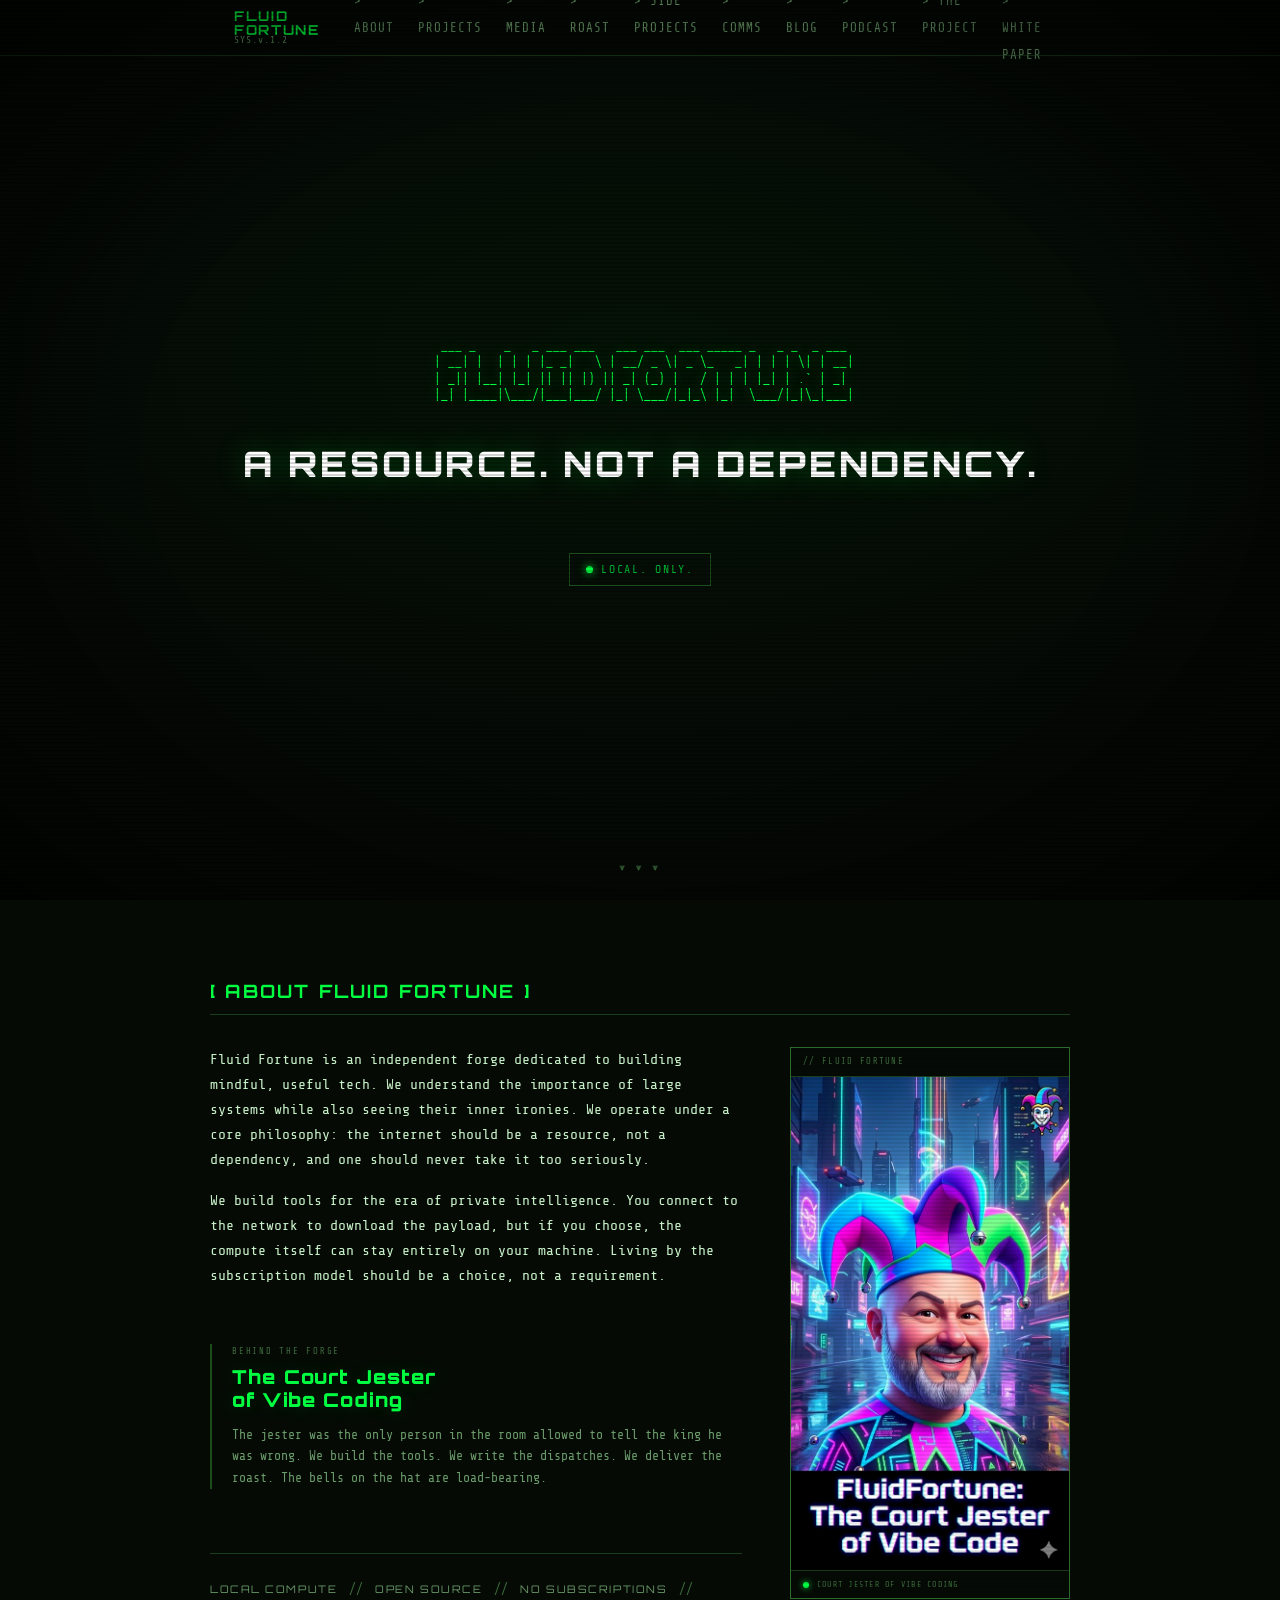
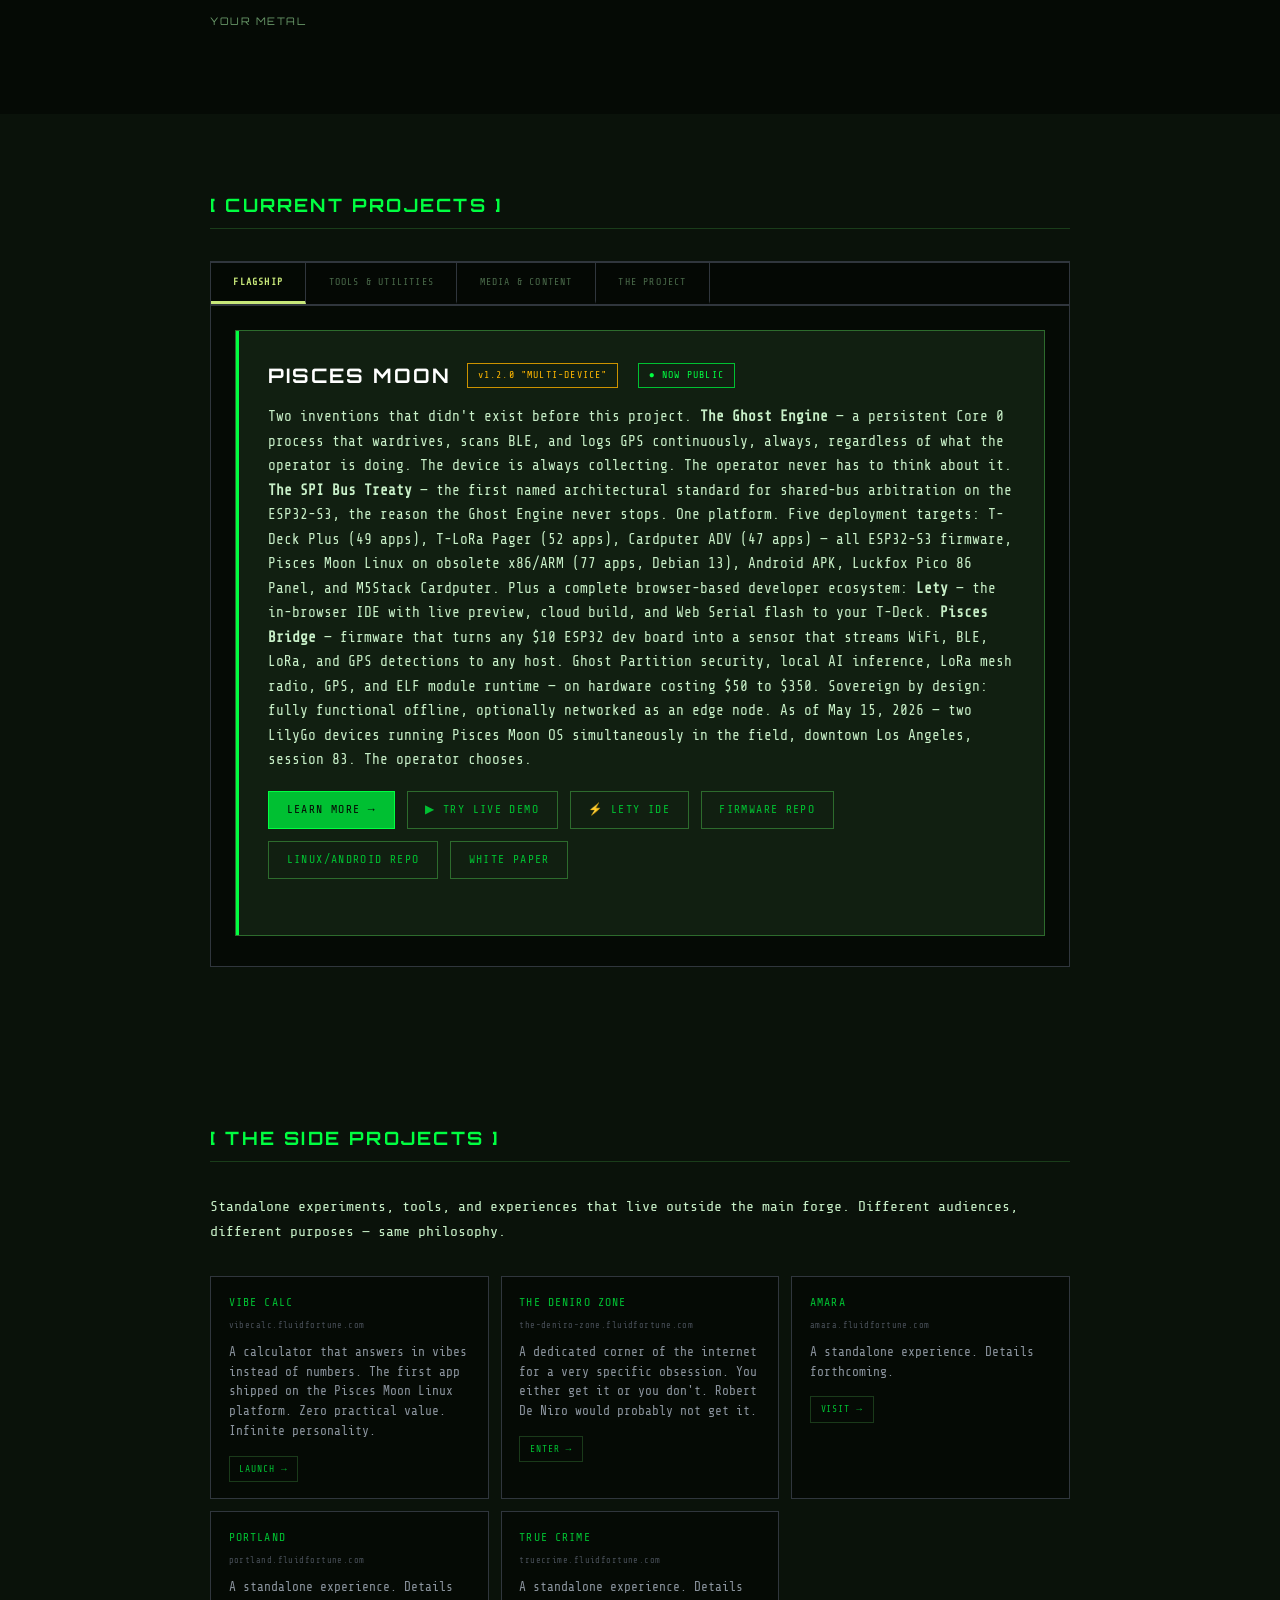
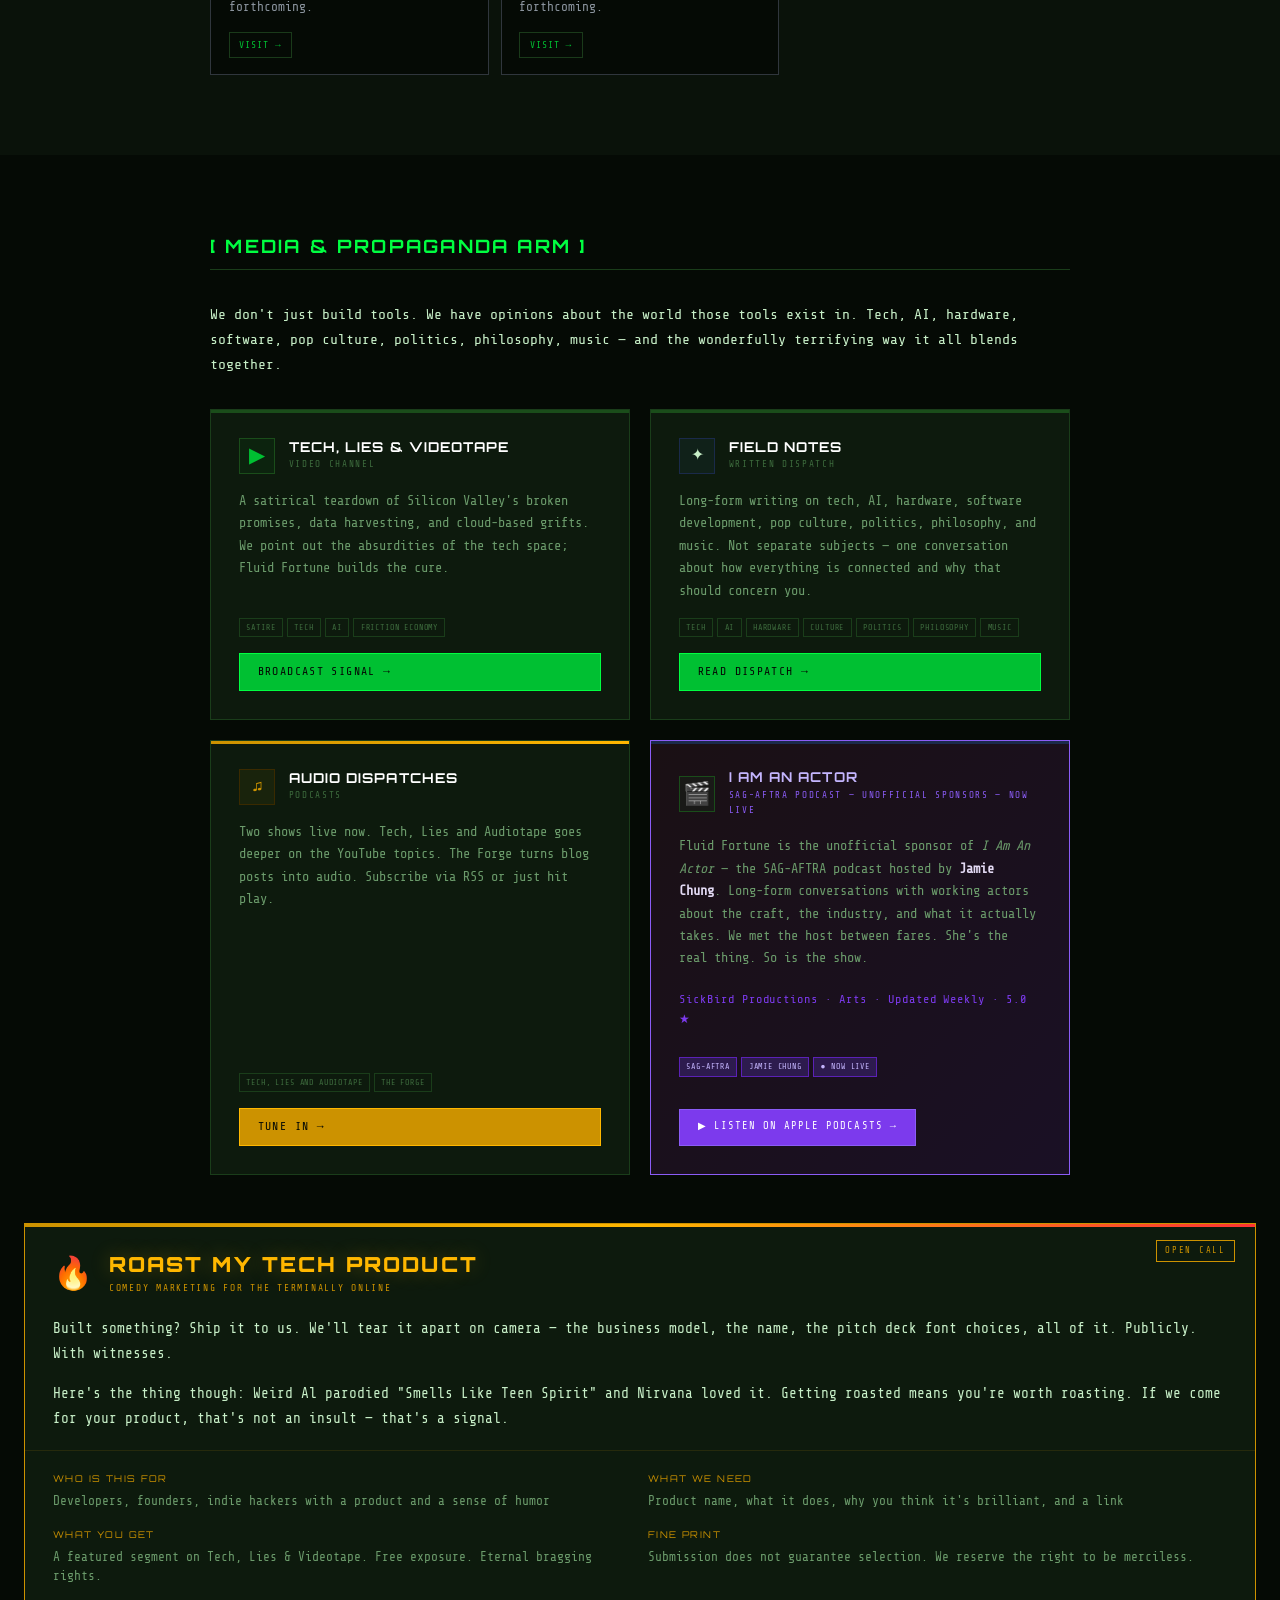
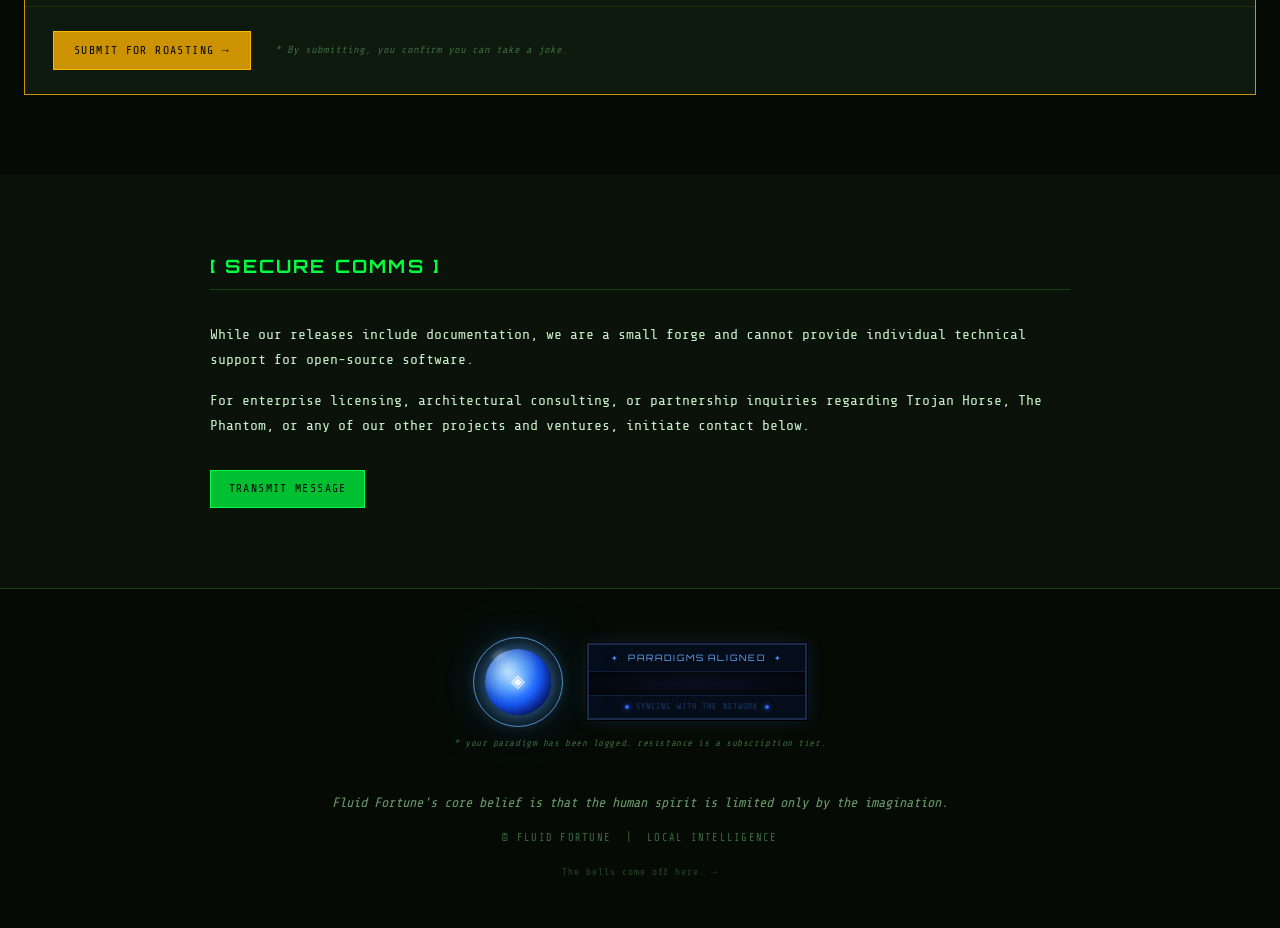
<file: index.html>
<!DOCTYPE html>
<html lang="en">
<head>
  <meta charset="UTF-8">
  <meta name="viewport" content="width=device-width, initial-scale=1.0">
  <title>Fluid Fortune | Pisces Moon OS — Sovereign Computing on $50 Hardware</title>
  <meta name="description" content="Fluid Fortune is an independent forge building sovereign computing tools. Home of Pisces Moon OS — the first known documented implementation of persistent dual-core background tasking for field intelligence collection on the ESP32-S3 — and the SPI Bus Treaty, the first named architectural standard for shared-bus arbitration on this hardware class. The Ghost Engine never stops. The SPI Bus Treaty is why.">

  <!-- Open Graph -->
  <meta property="og:type" content="website">
  <meta property="og:url" content="https://fluidfortune.com">
  <meta property="og:title" content="Fluid Fortune | Pisces Moon OS — Sovereign Computing on $50 Hardware">
  <meta property="og:description" content="Sovereign computing tools for the era of private intelligence. Pisces Moon OS: Ghost Engine + SPI Bus Treaty. Five deployment targets. 52+ firmware apps. 77 HTML apps. Lety IDE. $144 in hardware. First known documented persistent dual-core background tasking for field intelligence on ESP32-S3.">
  <meta property="og:image" content="https://fluidfortune.com/courtjester.jpg">
  <meta property="og:image:width" content="820">
  <meta property="og:image:height" content="1024">
  <meta property="og:image:alt" content="FluidFortune — The Court Jester of Vibe Coding">
  <meta property="og:site_name" content="Fluid Fortune">

  <!-- Twitter/X Card -->
  <meta name="twitter:card" content="summary_large_image">
  <meta name="twitter:title" content="Fluid Fortune | Pisces Moon OS — Sovereign Computing on $50 Hardware">
  <meta name="twitter:description" content="Sovereign computing tools for the era of private intelligence. Pisces Moon OS: Ghost Engine + SPI Bus Treaty. Five deployment targets. 52+ firmware apps. 77 HTML apps. Lety IDE. $144 in hardware.">
  <meta name="twitter:image" content="https://fluidfortune.com/courtjester.jpg">
  <meta name="twitter:image:alt" content="FluidFortune — The Court Jester of Vibe Coding">
  <link rel="preconnect" href="https://fonts.googleapis.com">
  <link rel="preconnect" href="https://fonts.gstatic.com" crossorigin>
  <link href="https://fonts.googleapis.com/css2?family=Share+Tech+Mono&family=Orbitron:wght@400;700;900&family=VT323&display=swap" rel="stylesheet">
  <link rel="stylesheet" href="style.css">

  <!-- JSON-LD Structured Data -->
  <script type="application/ld+json">
  {
    "@context": "https://schema.org",
    "@type": "Organization",
    "name": "Fluid Fortune",
    "url": "https://fluidfortune.com",
    "description": "Independent forge building sovereign computing tools. Home of Pisces Moon OS and the SPI Bus Treaty — the first known documented architectural standard for shared-bus arbitration on the ESP32-S3 hardware class.",
    "founder": {
      "@type": "Person",
      "name": "Eric Becker",
      "jobTitle": "The Court Jester of Vibe Coding"
    },
    "sameAs": [
      "https://github.com/FluidFortune"
    ],
    "knowsAbout": [
      "Sovereign Computing",
      "ESP32-S3",
      "Embedded Systems",
      "Field Intelligence",
      "SPI Bus Treaty",
      "Ghost Engine",
      "Pisces Moon OS",
      "Local AI Inference"
    ]
  }
  </script>
  <script type="application/ld+json">
  {
    "@context": "https://schema.org",
    "@type": "SoftwareApplication",
    "name": "Pisces Moon OS",
    "applicationCategory": "OperatingSystem",
    "operatingSystem": "ESP32-S3, Linux, Android",
    "description": "The first known documented implementation of persistent dual-core background tasking for field intelligence collection on the ESP32-S3 hardware class. Features the Ghost Engine (Core 0 continuous wardriving, BLE scanning, GPS logging) and the SPI Bus Treaty (first named architectural standard for shared-bus arbitration on ESP32-S3). 52+ firmware apps, 77 HTML apps, five deployment targets.",
    "url": "https://fluidfortune.com/pisces-moon.html",
    "downloadUrl": "https://github.com/FluidFortune/pisces-moon-os/releases/tag/v1.2.0",
    "version": "1.1.1",
    "releaseNotes": "https://fluidfortune.com/sovereignty.html",
    "author": {
      "@type": "Person",
      "name": "Eric Becker"
    },
    "license": "https://www.gnu.org/licenses/agpl-3.0.html",
    "offers": {
      "@type": "Offer",
      "price": "0",
      "priceCurrency": "USD"
    }
  }
  </script>

  <style>
    /* ── APP PANEL TAB SYSTEM ─────────────────────────────────── */
    .app-panel{border:1px solid #30363d;background:#050a05;overflow:hidden;margin-top:1.5rem}
    .app-panel-nav{display:flex;background:#040804;border-bottom:2px solid #30363d;border-top:1px solid #30363d;overflow-x:auto;scrollbar-width:none}
    .app-panel-nav::-webkit-scrollbar{display:none}
    .app-tab-btn{
      font-family:'Share Tech Mono',monospace;font-size:.62rem;letter-spacing:.12em;
      color:#4a6a4a;padding:.85rem 1.4rem;
      background:none;border:none;
      border-bottom:3px solid transparent;
      border-right:1px solid #30363d;
      cursor:pointer;white-space:nowrap;
      transition:.2s;text-transform:uppercase;flex-shrink:0;
    }
    .app-tab-btn:hover{color:#c8e87a;background:rgba(200,232,122,.06);border-bottom-color:rgba(200,232,122,.3)}
    .app-tab-btn.active{color:#c8e87a;background:#040904;border-bottom:3px solid #c8e87a;font-weight:bold}
    .app-panel-body{height:660px;overflow-y:auto;padding:1.5rem;scrollbar-width:thin;scrollbar-color:#30363d transparent}
    .app-panel-body::-webkit-scrollbar{width:4px}
    .app-panel-body::-webkit-scrollbar-thumb{background:#30363d}
    .app-tab-panel{display:none !important}
    .app-tab-panel.active{display:block !important}

    /* ── SIDE PROJECTS ─────────────────────────────────────────── */
    .side-projects-grid{display:grid;grid-template-columns:repeat(auto-fill,minmax(220px,1fr));gap:.75rem;margin-top:1.25rem}
    .side-project-card{border:1px solid #30363d;background:#050a05;padding:1rem 1.1rem;transition:border-color .2s}
    .side-project-card:hover{border-color:#00c032}
    .side-project-name{font-family:'Share Tech Mono',monospace;font-size:.72rem;letter-spacing:.1em;color:#00c032;margin-bottom:.35rem}
    .side-project-url{font-family:'Share Tech Mono',monospace;font-size:.55rem;color:#484f58;margin-bottom:.6rem;letter-spacing:.05em}
    .side-project-desc{font-size:.8rem;color:#8b949e;line-height:1.55;margin-bottom:.75rem}
    .side-project-link{font-family:'Share Tech Mono',monospace;font-size:.6rem;color:#00c032;text-decoration:none;letter-spacing:.1em;border:1px solid #1a3a1a;padding:.25rem .6rem;display:inline-block;transition:.15s}
    .side-project-link:hover{background:#1a3a1a;color:#00ff41}
  </style>

</head>
<body>

  <!-- Scanline overlay -->
  <div class="scanlines" aria-hidden="true"></div>
  <!-- CRT vignette -->
  <div class="vignette" aria-hidden="true"></div>

  <!-- ═══════════════════════════════════════ NAV -->
  <nav class="nav" id="nav">
    <div class="nav-inner">
      <div class="nav-logo">
        <span class="nav-logo-text">FLUID FORTUNE</span>
        <span class="nav-version">SYS.v.1.2</span>
      </div>
      <button class="nav-toggle" id="navToggle" aria-label="Toggle menu">[ MENU ]</button>
      <ul class="nav-links" id="navLinks">
        <li><a href="#about">&gt; ABOUT</a></li>
        <li><a href="#projects">&gt; PROJECTS</a></li>
        <li><a href="#media">&gt; MEDIA</a></li>
        <li><a href="#roast">&gt; ROAST</a></li>
        <li><a href="#side-projects">&gt; SIDE PROJECTS</a></li>
        <li><a href="#comms">&gt; COMMS</a></li>
        <li><a href="https://blog.fluidfortune.com" target="_blank">&gt; BLOG</a></li>
        <li><a href="https://podcast.fluidfortune.com" target="_blank">&gt; PODCAST</a></li>
        <li><a href="project.html">&gt; THE PROJECT</a></li>
        <li><a href="sovereignty.html">&gt; WHITE PAPER</a></li>
      </ul>
    </div>
  </nav>

  <!-- ═══════════════════════════════════════ HERO -->
  <header class="hero" id="top">
    <div class="hero-inner">
      <div class="hero-ascii" aria-label="Fluid Fortune">
        <pre class="ascii-art" id="asciiArt">
  ___ _    _   _ ___ ___   ___ ___  ___ _____ _   _ _  _ ___ 
 | __| |  | | | |_ _|   \ | __/ _ \| _ \_   _| | | | \| | __|
 | _|| |__| |_| || || |) || _| (_) |   / | | | |_| | .` | _| 
 |_| |____|\___/|___|___/ |_| \___/|_|_\ |_|  \___/|_|\_|___|</pre>
        <div class="ascii-mobile" aria-hidden="true">FLUID<br>FORTUNE</div>
      </div>
      <div class="hero-tagline">
        <h1 class="tagline-main">A RESOURCE.<span class="tagline-break"> NOT A DEPENDENCY.</span></h1>
        <p class="tagline-sub">We use the network to gather the data.<br>But the intelligence runs on your metal.</p>
      </div>
      <div class="hero-status">
        <span class="status-dot"></span>
        <span class="status-text">LOCAL. ONLY.</span>
      </div>
    </div>
    <div class="hero-scroll-hint" aria-hidden="true">▼ ▼ ▼</div>
  </header>

  <main>

    <!-- ═══════════════════════════════════════ ABOUT -->
    <section class="section" id="about">
      <div class="section-inner">
        <h2 class="section-title">[ ABOUT FLUID FORTUNE ]</h2>
        <div class="about-layout">
          <div class="about-text">
            <div class="section-body">
              <p>Fluid Fortune is an independent forge dedicated to building mindful, useful tech. We understand the importance of large systems while also seeing their inner ironies. We operate under a core philosophy: the internet should be a resource, not a dependency, and one should never take it too seriously.</p>
              <p>We build tools for the era of private intelligence. You connect to the network to download the payload, but if you choose, the compute itself can stay entirely on your machine. Living by the subscription model should be a choice, not a requirement.</p>
            </div>
            <div class="jester-identity">
              <div class="jester-tag">BEHIND THE FORGE</div>
              <h3 class="jester-title">The Court Jester<br>of Vibe Coding</h3>
              <p class="jester-desc">The jester was the only person in the room allowed to tell the king he was wrong. We build the tools. We write the dispatches. We deliver the roast. The bells on the hat are load-bearing.</p>
            </div>
            <div class="manifesto-rail">
              <div class="rail-item">LOCAL COMPUTE</div>
              <div class="rail-divider">//</div>
              <div class="rail-item">OPEN SOURCE</div>
              <div class="rail-divider">//</div>
              <div class="rail-item">NO SUBSCRIPTIONS</div>
              <div class="rail-divider">//</div>
              <div class="rail-item">YOUR METAL</div>
            </div>
          </div>
          <div class="about-image-wrap">
            <div class="jester-frame">
              <div class="jester-frame-label">// FLUID FORTUNE</div>
              <img src="courtjester.jpg" alt="FluidFortune — The Court Jester of Vibe Coding" class="jester-img">
              <div class="jester-frame-footer">
                <span class="jester-scan"></span>
                COURT JESTER OF VIBE CODING
              </div>
            </div>
          </div>
        </div>
      </div>
    </section>

    <!-- ═══════════════════════════════════════ PROJECTS -->
    <section class="section section--dark" id="projects">
      <div class="section-inner">
            <h2 class="section-title">[ CURRENT PROJECTS ]</h2>

    <div class="app-panel" id="projects-panel">
      <div class="app-panel-nav">
        <button class="app-tab-btn" data-apptab="flagship">FLAGSHIP</button>
        <button class="app-tab-btn" data-apptab="tools">TOOLS &amp; UTILITIES</button>
        <button class="app-tab-btn" data-apptab="media-tools">MEDIA &amp; CONTENT</button>
        <button class="app-tab-btn" data-apptab="the-project">THE PROJECT</button>
      </div>
      <div class="app-panel-body">

        <div id="apptab-flagship" class="app-tab-panel">
          <div class="project-grid">
<!-- PISCES MOON — unified platform -->
          <article class="project-card project-card--wide project-card--featured" style="grid-column: 1 / -1;">
            <div class="project-header">
              <h3 class="project-name">PISCES MOON</h3>
              <span class="project-badge project-badge--alpha">v1.2.0 "MULTI-DEVICE"</span>
              <span class="project-badge project-badge--live" style="margin-left:.25rem">● NOW PUBLIC</span>
            </div>
            <p class="project-desc">Two inventions that didn't exist before this project. <strong>The Ghost Engine</strong> — a persistent Core 0 process that wardrives, scans BLE, and logs GPS continuously, always, regardless of what the operator is doing. The device is always collecting. The operator never has to think about it. <strong>The SPI Bus Treaty</strong> — the first named architectural standard for shared-bus arbitration on the ESP32-S3, the reason the Ghost Engine never stops. One platform. Five deployment targets: T-Deck Plus (49 apps), T-LoRa Pager (52 apps), Cardputer ADV (47 apps) — all ESP32-S3 firmware, Pisces Moon Linux on obsolete x86/ARM (77 apps, Debian 13), Android APK, Luckfox Pico 86 Panel, and M5Stack Cardputer. Plus a complete browser-based developer ecosystem: <strong>Lety</strong> — the in-browser IDE with live preview, cloud build, and Web Serial flash to your T-Deck. <strong>Pisces Bridge</strong> — firmware that turns any $10 ESP32 dev board into a sensor that streams WiFi, BLE, LoRa, and GPS detections to any host. Ghost Partition security, local AI inference, LoRa mesh radio, GPS, and ELF module runtime — on hardware costing $50 to $350. Sovereign by design: fully functional offline, optionally networked as an edge node. As of May 15, 2026 — two LilyGo devices running Pisces Moon OS simultaneously in the field, downtown Los Angeles, session 83. The operator chooses.</p>
            <div class="project-links">
              <a href="pisces-moon.html" class="btn btn--primary">LEARN MORE →</a>
              <a href="https://piscesdemo.fluidfortune.com" class="btn" target="_blank" rel="noopener">▶ TRY LIVE DEMO</a>
              <a href="https://lety.fluidfortune.com" class="btn" target="_blank" rel="noopener">⚡ LETY IDE</a>
              <a href="https://github.com/FluidFortune/pisces-moon-os" class="btn" target="_blank" rel="noopener">FIRMWARE REPO</a>
              <a href="https://github.com/FluidFortune/pisces-moon-linux" class="btn" target="_blank" rel="noopener">LINUX/ANDROID REPO</a>
              <a href="sovereignty.html" class="btn" target="_blank" rel="noopener">WHITE PAPER</a>
            </div>
          </article>
          </div>
        </div>

        <div id="apptab-tools" class="app-tab-panel">
          <div class="project-grid">
<!-- THE PHANTOM -->
          <article class="project-card">
            <div class="project-header">
              <h3 class="project-name">THE PHANTOM</h3>
              <span class="project-badge project-badge--alpha">v0.1.0-alpha</span>
            </div>
            <p class="project-desc">A local AI assistant that runs entirely on your own hardware. No API keys. No data leaving your machine. You talk to it through a web browser, but the intelligence lives in your RAM. Customizable to your needs and buildable to your preferred platform. It's a coder. It's a marketing materials maker. It's a mind mapping assistant. It just needs to be trained. Don't bend to the will of AI. Make AI bend to the will of you.</p>
            <div class="project-links">
              <a href="https://github.com/FluidFortune/The-Phantom" class="btn" target="_blank" rel="noopener">VIEW ON GITHUB</a>
            </div>
          </article>
<!-- SPADRA SMELTER -->
          <article class="project-card">
            <div class="project-header">
              <h3 class="project-name">SPADRA SMELTER</h3>
              <span class="project-badge project-badge--version">v1.2.0</span>
            </div>
            <p class="project-desc">RF intelligence analysis platform for wardriving datasets. Drop in a WiGLE-format CSV and get a full intelligence picture — interactive heatmap, anomaly detection, OUI vendor enrichment, persistent device tracking, and export-ready reports. No installation. No server. One HTML file.</p>
            <div class="project-links">
              <a href="https://github.com/FluidFortune/spadra_smelter" class="btn" target="_blank" rel="noopener">VIEW ON GITHUB</a>
              <a href="https://spadra-smelter.fluidfortune.com" class="btn btn--primary" target="_blank" rel="noopener">LAUNCH TOOL</a>
            </div>
          </article>
<!-- TROJAN HORSE -->
          <article class="project-card">
            <div class="project-header">
              <h3 class="project-name">TROJAN HORSE</h3>
              <span class="project-badge project-badge--alpha">v0.1.0-alpha</span>
            </div>
            <p class="project-desc">A native application wrapper that turns any HTML/JS app into a real desktop application — without Electron's 200MB runtime, without Node.js, without an App Store. ~500 lines of native code per platform. Ships on macOS, Linux, Windows, Android, and iOS. The <code>window.spadra.*</code> bridge gives web apps direct access to the filesystem, serial ports, OS notifications, and hardware — including the T-Deck Plus running Pisces Moon OS. The deployment layer for the entire Fluid Fortune ecosystem.</p>
            <div class="project-links">
              <a href="https://github.com/FluidFortune/trojan-horse" class="btn" target="_blank" rel="noopener">VIEW ON GITHUB</a>
            </div>
          </article>
<!-- THE LIGHTHOUSE -->
          <article class="project-card">
            <div class="project-header">
              <h3 class="project-name">THE LIGHTHOUSE</h3>
              <span class="project-badge project-badge--alpha">v0.1.0-alpha</span>
            </div>
            <p class="project-desc">A signal between your device and your AI. The Lighthouse is a lightweight Python server that sits between any HTTP client and your existing Claude.ai or Gemini browser session — no API key, no extra cost, no per-token billing. It types your message, waits for the response, and returns it as JSON. The AI you already pay for, with your existing Projects and memory intact, accessible from any device that can make an HTTP POST. A $60 ESP32 device. A Raspberry Pi. curl. Anything.</p>
            <p class="project-desc" style="font-size:.75rem;font-style:italic;color:var(--text-muted)">A standard API call returns "Hello! How can I help you today?" The Lighthouse returns a continuation of an existing relationship.</p>
            <div class="project-links">
              <a href="https://github.com/FluidFortune/the-lighthouse" class="btn" target="_blank" rel="noopener">VIEW ON GITHUB</a>
            </div>
          </article>
<!-- LITTLE SOUL -->
          <article class="project-card">
            <div class="project-header">
              <h3 class="project-name">LITTLE SOUL</h3>
              <span class="project-badge project-badge--alpha">v0.1.0-alpha</span>
            </div>
            <p class="project-desc">A GitHub-native website builder that runs as a single HTML file. Six themes. Six layouts. Eight section types. Multi-page with auto-generated navigation. Build complete websites and publish directly to GitHub Pages — no server, no database, no subscription, no bloat.</p>
            <div class="project-links">
              <a href="https://github.com/FluidFortune/little-soul" class="btn" target="_blank" rel="noopener">VIEW ON GITHUB</a>
              <a href="https://little-soul.fluidfortune.com" class="btn btn--primary" target="_blank" rel="noopener">OPEN BUILDER</a>
            </div>
          </article>
          </div>
        </div>

        <div id="apptab-media-tools" class="app-tab-panel">
          <div class="project-grid">
<!-- WOZBOT — spans full width to accommodate the video -->
          <article class="project-card project-card--featured project-card--wide" id="wozbot">
            <div class="project-header">
              <h3 class="project-name">WOZBOT</h3>
              <span class="project-badge project-badge--live">● LIVE SYSTEM</span>
            </div>
            <p class="project-desc">A local AI running on bare-metal within the Fluid Fortune private perimeter — no cloud compute, no data egress, no subscription. WozBot is a live proof-of-concept for the sovereign architecture: a quantized model running in our own RAM, served via secure tunnel. The 1970s hardware puns are a feature, not a bug.</p>
            <div class="project-links">
              <a href="https://github.com/fluidfortune/wozbot" class="btn" target="_blank" rel="noopener">VIEW ON GITHUB</a>
              <a href="https://wozbot.fluidfortune.com" class="btn btn--primary" target="_blank" rel="noopener">INITIATE CHAT</a>
            </div>
            <div class="video-block">
              <div class="video-block-label">
                <span class="label-icon">▶</span>
                BROADCAST SIGNAL — FRICTION ECONOMY SERIES
              </div>
              <div class="video-wrapper" id="videoWrapper">
                <iframe
                  src="https://www.youtube.com/embed/uBRtHnzRDLo"
                  title="Friction Economy — WozBot | Tech, Lies &amp; Videotape"
                  frameborder="0"
                  allow="accelerometer; autoplay; clipboard-write; encrypted-media; gyroscope; picture-in-picture; web-share"
                  allowfullscreen>
                </iframe>
              </div>
              <div class="video-block-footer">
                From <a href="https://techliesandvideotape.com" target="_blank" rel="noopener">Tech, Lies &amp; Videotape</a> — our propaganda arm.
              </div>
            </div>
          </article>
<!-- PUNKY -->
          <article class="project-card">
            <div class="project-header">
              <h3 class="project-name">PUNKY</h3>
              <span class="project-badge project-badge--alpha">v0.1.0-alpha</span>
            </div>
            <p class="project-desc">A lightweight, GitHub-native blog editor that runs as a single HTML file in your browser. Write posts in a clean word-processor-style interface, then publish directly to your GitHub Pages blog with one click. No server. No install. No subscription. No bloat.</p>
            <div class="project-links">
              <a href="https://github.com/FluidFortune/punky" class="btn" target="_blank" rel="noopener">VIEW ON GITHUB</a>
              <a href="https://punky.fluidfortune.com" class="btn btn--primary" target="_blank" rel="noopener">OPEN EDITOR</a>
            </div>
          </article>
          </div>
        </div>

        <div id="apptab-the-project" class="app-tab-panel">
          <div class="project-grid">
<!-- THE PROJECT — living document, spans full width -->
          <article class="project-card project-card--wide" style="grid-column: 1 / -1;">
            <div class="project-header">
              <h3 class="project-name">THE FLUID FORTUNE PROJECT</h3>
              <span class="project-badge project-badge--live">● LIVING DOCUMENT</span>
            </div>
            <p class="project-desc">A philosophical and technical account of what Fluid Fortune is, why it exists, what has been built, and where it is going. Written for anyone curious enough to ask — from the non-technical reader to the hiring manager to the developer who wants to understand the architecture. Updated as the project develops.</p>
            <div class="project-links">
              <a href="project.html" class="btn btn--primary">READ THE DOCUMENT →</a>
            </div>
          </article>
          </div>
        </div>

      </div>
    </div><!-- /app-panel -->

      </div>
    </section>

        <!-- ═══════════════════════════════════════ SIDE PROJECTS -->
    <section class="section section--dark" id="side-projects">
      <div class="section-inner">
        <h2 class="section-title">[ THE SIDE PROJECTS ]</h2>
        <div class="section-body">
          <p>Standalone experiments, tools, and experiences that live outside the main forge. Different audiences, different purposes — same philosophy.</p>
        </div>
        <div class="side-projects-grid">

          <div class="side-project-card">
            <div class="side-project-name">VIBE CALC</div>
            <div class="side-project-url">vibecalc.fluidfortune.com</div>
            <div class="side-project-desc">A calculator that answers in vibes instead of numbers. The first app shipped on the Pisces Moon Linux platform. Zero practical value. Infinite personality.</div>
            <a href="https://vibecalc.fluidfortune.com" class="side-project-link" target="_blank" rel="noopener">LAUNCH →</a>
          </div>

          <div class="side-project-card">
            <div class="side-project-name">THE DENIRO ZONE</div>
            <div class="side-project-url">the-deniro-zone.fluidfortune.com</div>
            <div class="side-project-desc">A dedicated corner of the internet for a very specific obsession. You either get it or you don't. Robert De Niro would probably not get it.</div>
            <a href="https://the-deniro-zone.fluidfortune.com" class="side-project-link" target="_blank" rel="noopener">ENTER →</a>
          </div>

          <div class="side-project-card">
            <div class="side-project-name">AMARA</div>
            <div class="side-project-url">amara.fluidfortune.com</div>
            <div class="side-project-desc">A standalone experience. Details forthcoming.</div>
            <a href="https://amara.fluidfortune.com" class="side-project-link" target="_blank" rel="noopener">VISIT →</a>
          </div>

          <div class="side-project-card">
            <div class="side-project-name">PORTLAND</div>
            <div class="side-project-url">portland.fluidfortune.com</div>
            <div class="side-project-desc">A standalone experience. Details forthcoming.</div>
            <a href="https://portland.fluidfortune.com" class="side-project-link" target="_blank" rel="noopener">VISIT →</a>
          </div>

          <div class="side-project-card">
            <div class="side-project-name">TRUE CRIME</div>
            <div class="side-project-url">truecrime.fluidfortune.com</div>
            <div class="side-project-desc">A standalone experience. Details forthcoming.</div>
            <a href="https://truecrime.fluidfortune.com" class="side-project-link" target="_blank" rel="noopener">VISIT →</a>
          </div>

        </div>
      </div>
    </section>

    <!-- ═══════════════════════════════════════ MEDIA -->
    <section class="section" id="media">
      <div class="section-inner">

        <h2 class="section-title">[ MEDIA &amp; PROPAGANDA ARM ]</h2>
        <div class="section-body">
          <p>We don't just build tools. We have opinions about the world those tools exist in. Tech, AI, hardware, software, pop culture, politics, philosophy, music — and the wonderfully terrifying way it all blends together.</p>
        </div>

        <!-- Side-by-side media cards -->
        <div class="media-grid">

          <!-- Tech, Lies & Videotape — full width row 1 -->
          <div class="media-card media-card--wide">
            <div class="media-card-header">
              <div class="media-card-icon">▶</div>
              <div>
                <h3 class="media-card-title">TECH, LIES &amp; VIDEOTAPE</h3>
                <p class="media-card-sub">VIDEO CHANNEL</p>
              </div>
            </div>
            <p class="media-card-desc">A satirical teardown of Silicon Valley's broken promises, data harvesting, and cloud-based grifts. We point out the absurdities of the tech space; Fluid Fortune builds the cure.</p>
            <div class="media-card-tags">
              <span>SATIRE</span><span>TECH</span><span>AI</span><span>FRICTION ECONOMY</span>
            </div>
            <a href="https://techliesandvideotape.com" class="btn btn--primary" target="_blank" rel="noopener">BROADCAST SIGNAL →</a>
          </div>

          <!-- The Blog — row 2 left -->
          <div class="media-card">
            <div class="media-card-header">
              <div class="media-card-icon media-card-icon--blog">✦</div>
              <div>
                <h3 class="media-card-title">FIELD NOTES</h3>
                <p class="media-card-sub">WRITTEN DISPATCH</p>
              </div>
            </div>
            <p class="media-card-desc">Long-form writing on tech, AI, hardware, software development, pop culture, politics, philosophy, and music. Not separate subjects — one conversation about how everything is connected and why that should concern you.</p>
            <div class="media-card-tags">
              <span>TECH</span><span>AI</span><span>HARDWARE</span><span>CULTURE</span><span>POLITICS</span><span>PHILOSOPHY</span><span>MUSIC</span>
            </div>
            <a href="https://blog.fluidfortune.com" class="btn btn--primary" target="_blank" rel="noopener">READ DISPATCH →</a>
          </div>

          <!-- Podcasts — row 2 right -->
          <div class="media-card media-card--amber">
            <div class="media-card-header">
              <div class="media-card-icon media-card-icon--podcast">♫</div>
              <div>
                <h3 class="media-card-title">AUDIO DISPATCHES</h3>
                <p class="media-card-sub">PODCASTS</p>
              </div>
            </div>
            <p class="media-card-desc">Two shows live now. Tech, Lies and Audiotape goes deeper on the YouTube topics. The Forge turns blog posts into audio. Subscribe via RSS or just hit play.</p>
            <div class="media-card-tags">
              <span>TECH, LIES AND AUDIOTAPE</span><span>THE FORGE</span>
            </div>
            <a href="https://podcast.fluidfortune.com" class="btn btn--primary btn--amber" target="_blank" rel="noopener">TUNE IN →</a>
          </div>

          <!-- UNOFFICIAL SPONSOR — I AM AN ACTOR -->
          <div class="media-card media-card--wide" style="border-color:#8b5cf6;background:linear-gradient(135deg,#1a1014 0%,#1a1025 100%)">
            <div class="media-card-header">
              <div class="media-card-icon" style="color:#8b5cf6;font-size:1.4rem">🎬</div>
              <div>
                <h3 class="media-card-title" style="color:#c4b5fd">I AM AN ACTOR</h3>
                <p class="media-card-sub" style="color:#8b5cf6">SAG-AFTRA PODCAST — UNOFFICIAL SPONSORS — NOW LIVE</p>
              </div>
            </div>
            <p class="media-card-desc">Fluid Fortune is the unofficial sponsor of <em>I Am An Actor</em> — the SAG-AFTRA podcast hosted by <strong style="color:#e2d9f3">Jamie Chung</strong>. Long-form conversations with working actors about the craft, the industry, and what it actually takes. We met the host between fares. She's the real thing. So is the show.</p>
            <p class="media-card-desc" style="font-size:.75rem;color:#7c3aed;font-family:var(--font-mono);letter-spacing:.08em;margin-top:.25rem">SickBird Productions · Arts · Updated Weekly · 5.0 ★</p>
            <div class="media-card-tags" style="margin-top:.75rem">
              <span style="background:#2d1b4e;color:#c4b5fd;border-color:#5b21b6">SAG-AFTRA</span>
              <span style="background:#2d1b4e;color:#c4b5fd;border-color:#5b21b6">JAMIE CHUNG</span>
              <span style="background:#2d1b4e;color:#c4b5fd;border-color:#5b21b6">● NOW LIVE</span>
            </div>
            <div style="margin-top:1rem">
              <a href="https://podcasts.apple.com/us/podcast/i-am-an-actor/id1895304979" class="btn btn--primary" target="_blank" rel="noopener" style="background:#7c3aed;border-color:#8b5cf6;color:#fff;font-family:var(--font-mono);font-size:.65rem;letter-spacing:.1em;padding:.55rem 1.1rem;text-decoration:none;display:inline-block">▶ LISTEN ON APPLE PODCASTS →</a>
            </div>
          </div>
          </div>

        </div><!-- /media-grid -->

        <!-- ─── ROAST MY TECH PRODUCT ─── -->
        <div class="roast-block" id="roast">
          <div class="roast-header">
            <div class="roast-flame" aria-hidden="true">🔥</div>
            <div>
              <h3 class="roast-title">ROAST MY TECH PRODUCT</h3>
              <p class="roast-subtitle">COMEDY MARKETING FOR THE TERMINALLY ONLINE</p>
            </div>
          </div>

          <div class="roast-body">
            <p>Built something? Ship it to us. We'll tear it apart on camera — the business model, the name, the pitch deck font choices, all of it. Publicly. With witnesses.</p>
            <p>Here's the thing though: Weird Al parodied "Smells Like Teen Spirit" and Nirvana loved it. Getting roasted means you're worth roasting. If we come for your product, that's not an insult — that's a signal.</p>
          </div>

          <div class="roast-terms">
            <div class="roast-term">
              <span class="term-label">WHO IS THIS FOR</span>
              <span class="term-value">Developers, founders, indie hackers with a product and a sense of humor</span>
            </div>
            <div class="roast-term">
              <span class="term-label">WHAT WE NEED</span>
              <span class="term-value">Product name, what it does, why you think it's brilliant, and a link</span>
            </div>
            <div class="roast-term">
              <span class="term-label">WHAT YOU GET</span>
              <span class="term-value">A featured segment on Tech, Lies &amp; Videotape. Free exposure. Eternal bragging rights.</span>
            </div>
            <div class="roast-term">
              <span class="term-label">FINE PRINT</span>
              <span class="term-value">Submission does not guarantee selection. We reserve the right to be merciless.</span>
            </div>
          </div>

          <div class="roast-cta">
            <a href="mailto:roast@fluidfortune.com?subject=Roast%20My%20Tech%20Product%20%E2%80%94%20%5BYour%20Product%20Name%5D&body=Product%20Name:%0AWhat%20it%20does:%0AWhy%20it%27s%20brilliant:%0ALink:" class="btn btn--roast">
              SUBMIT FOR ROASTING →
            </a>
            <p class="roast-disclaimer">* By submitting, you confirm you can take a joke.</p>
          </div>
        </div>

      </div>
    </section>

    <!-- ═══════════════════════════════════════ COMMS -->
    <section class="section section--dark" id="comms">
      <div class="section-inner">
        <h2 class="section-title">[ SECURE COMMS ]</h2>
        <div class="section-body">
          <p>While our releases include documentation, we are a small forge and cannot provide individual technical support for open-source software.</p>
          <p>For enterprise licensing, architectural consulting, or partnership inquiries regarding Trojan Horse, The Phantom, or any of our other projects and ventures, initiate contact below.</p>
        </div>
        <a href="mailto:forge@fluidfortune.com" class="btn btn--primary">TRANSMIT MESSAGE</a>
      </div>
    </section>

  </main>

  <!-- ═══════════════════════════════════════ FOOTER -->
  <footer class="footer">
    <div class="footer-inner">

      <!-- ☢ PAGE COUNTER — tacky by design, awesome by execution -->
      <div class="counter-widget" aria-label="Paradigms aligned counter">

        <div class="orb-counter">

          <!-- The Orb -->
          <div class="orb-wrap" aria-hidden="true">
            <div class="orb-ring orb-ring--3"></div>
            <div class="orb-ring orb-ring--2"></div>
            <div class="orb-ring orb-ring--1"></div>
            <div class="orb-core">
              <div class="orb-inner-glow"></div>
              <div class="orb-symbol">◈</div>
            </div>
            <div class="orb-lens"></div>
          </div>

          <!-- The tacky counter box -->
          <div class="orb-panel">
            <div class="orb-panel-top">
              <span class="orb-blink" aria-hidden="true">✦</span>
              <span class="orb-panel-title">PARADIGMS ALIGNED</span>
              <span class="orb-blink" aria-hidden="true" style="animation-delay:.6s">✦</span>
            </div>
            <div class="orb-digits-wrap">
              <div class="orb-digits" id="counterDigits">
                <!-- injected by JS -->
              </div>
            </div>
            <div class="orb-panel-bottom">
              <span class="orb-dot"></span>
              <span>SYNCING WITH THE NETWORK</span>
              <span class="orb-dot" style="animation-delay:.5s"></span>
            </div>
          </div>

        </div>

        <p class="counter-fine-print">* your paradigm has been logged. resistance is a subscription tier.</p>
      </div>

      <p class="footer-creed">Fluid Fortune's core belief is that the human spirit is limited only by the imagination.</p>
      <p class="footer-copy">© <span id="year"></span> FLUID FORTUNE &nbsp;|&nbsp; LOCAL INTELLIGENCE</p>
      <p class="footer-copy" style="margin-top:.5rem;font-size:.6rem;opacity:.6"><a href="https://portfolio.fluidfortune.com" style="color:inherit;text-decoration:none;letter-spacing:.1em">The bells come off here. →</a></p>
    </div>
  </footer>

  <script>
    // Year
    document.getElementById('year').textContent = new Date().getFullYear();

    // Mobile nav toggle — hardened
    const toggle = document.getElementById('navToggle');
    const links  = document.getElementById('navLinks');

    toggle.addEventListener('click', function(e) {
      e.stopPropagation();
      const isOpen = links.classList.toggle('nav-links--open');
      toggle.textContent = isOpen ? '[ CLOSE ]' : '[ MENU ]';
    });

    // Close on link click
    links.querySelectorAll('a').forEach(a => {
      a.addEventListener('click', () => {
        links.classList.remove('nav-links--open');
        toggle.textContent = '[ MENU ]';
      });
    });

    // Close on outside tap (mobile)
    document.addEventListener('click', function(e) {
      if (!toggle.contains(e.target) && !links.contains(e.target)) {
        links.classList.remove('nav-links--open');
        toggle.textContent = '[ MENU ]';
      }
    });

    // Sticky nav shadow on scroll
    const nav = document.getElementById('nav');
    window.addEventListener('scroll', () => {
      nav.classList.toggle('nav--scrolled', window.scrollY > 40);
    });

    // Intersection observer — fade-in sections
    const observer = new IntersectionObserver((entries) => {
      entries.forEach(e => {
        if (e.isIntersecting) {
          e.target.classList.add('visible');
          observer.unobserve(e.target);
        }
      });
    }, { threshold: 0.1 });

    document.querySelectorAll('.section, .project-card').forEach(el => {
      el.classList.add('fade-target');
      observer.observe(el);
    });

    // ── PAGE COUNTER ──
    (function() {
      const KEY = 'ff_visit_count';
      // Seed at a plausible "already had some visitors" number so it
      // doesn't start at 0000001 on day one — adjust seed as you like
      const SEED = 1138;
      let count = parseInt(localStorage.getItem(KEY) || '0', 10);
      if (count < SEED) count = SEED;
      count++;
      localStorage.setItem(KEY, count);

      const digits = String(count).padStart(7, '0').split('');
      const container = document.getElementById('counterDigits');
      if (!container) return;

      digits.forEach((d, i) => {
        const cell = document.createElement('span');
        cell.className = 'counter-digit';
        cell.setAttribute('data-digit', d);
        cell.textContent = d;
        // stagger the flicker slightly per digit
        cell.style.animationDelay = (i * 0.07) + 's';
        container.appendChild(cell);
      });
    })();

    const tagline = document.querySelector('.tagline-main');
    if (tagline) {
      const cursor = document.createElement('span');
      cursor.className = 'cursor-blink';
      cursor.textContent = '_';
      tagline.appendChild(cursor);
    }

    // Typewriter effect on hero sub
    const sub = document.querySelector('.tagline-sub');
    if (sub) {
      nst originalText = sub.textContent;
      sub.textContent = '';
      let i = 0;
      function type() {
        if (i < originalText.length) {
          sub.textContent += originalText.charAt(i);
          i++;
          setTimeout(type, 28);
        }
      }
      setTimeout(type, 800);
    }

  </script>

  <!-- ── PROJECT PANEL TABS ───────────────────────────── -->
  <script>
  (function() {
    var panels = document.querySelectorAll('#projects-panel .app-tab-panel');
    var btns   = document.querySelectorAll('#projects-panel .app-tab-btn');
    function activateProj(id) {
      btns.forEach(function(b){ b.classList.toggle('active', b.dataset.apptab === id); });
      panels.forEach(function(p){ p.classList.toggle('active', p.id === 'apptab-' + id); });
      var body = document.querySelector('#projects-panel .app-panel-body');
      if (body) body.scrollTop = 0;
    }
    btns.forEach(function(btn){
      btn.addEventListener('click', function(){ activateProj(btn.dataset.apptab); });
    });
    activateProj('flagship');
  })();
  </script>

</body>
</html>
</file>
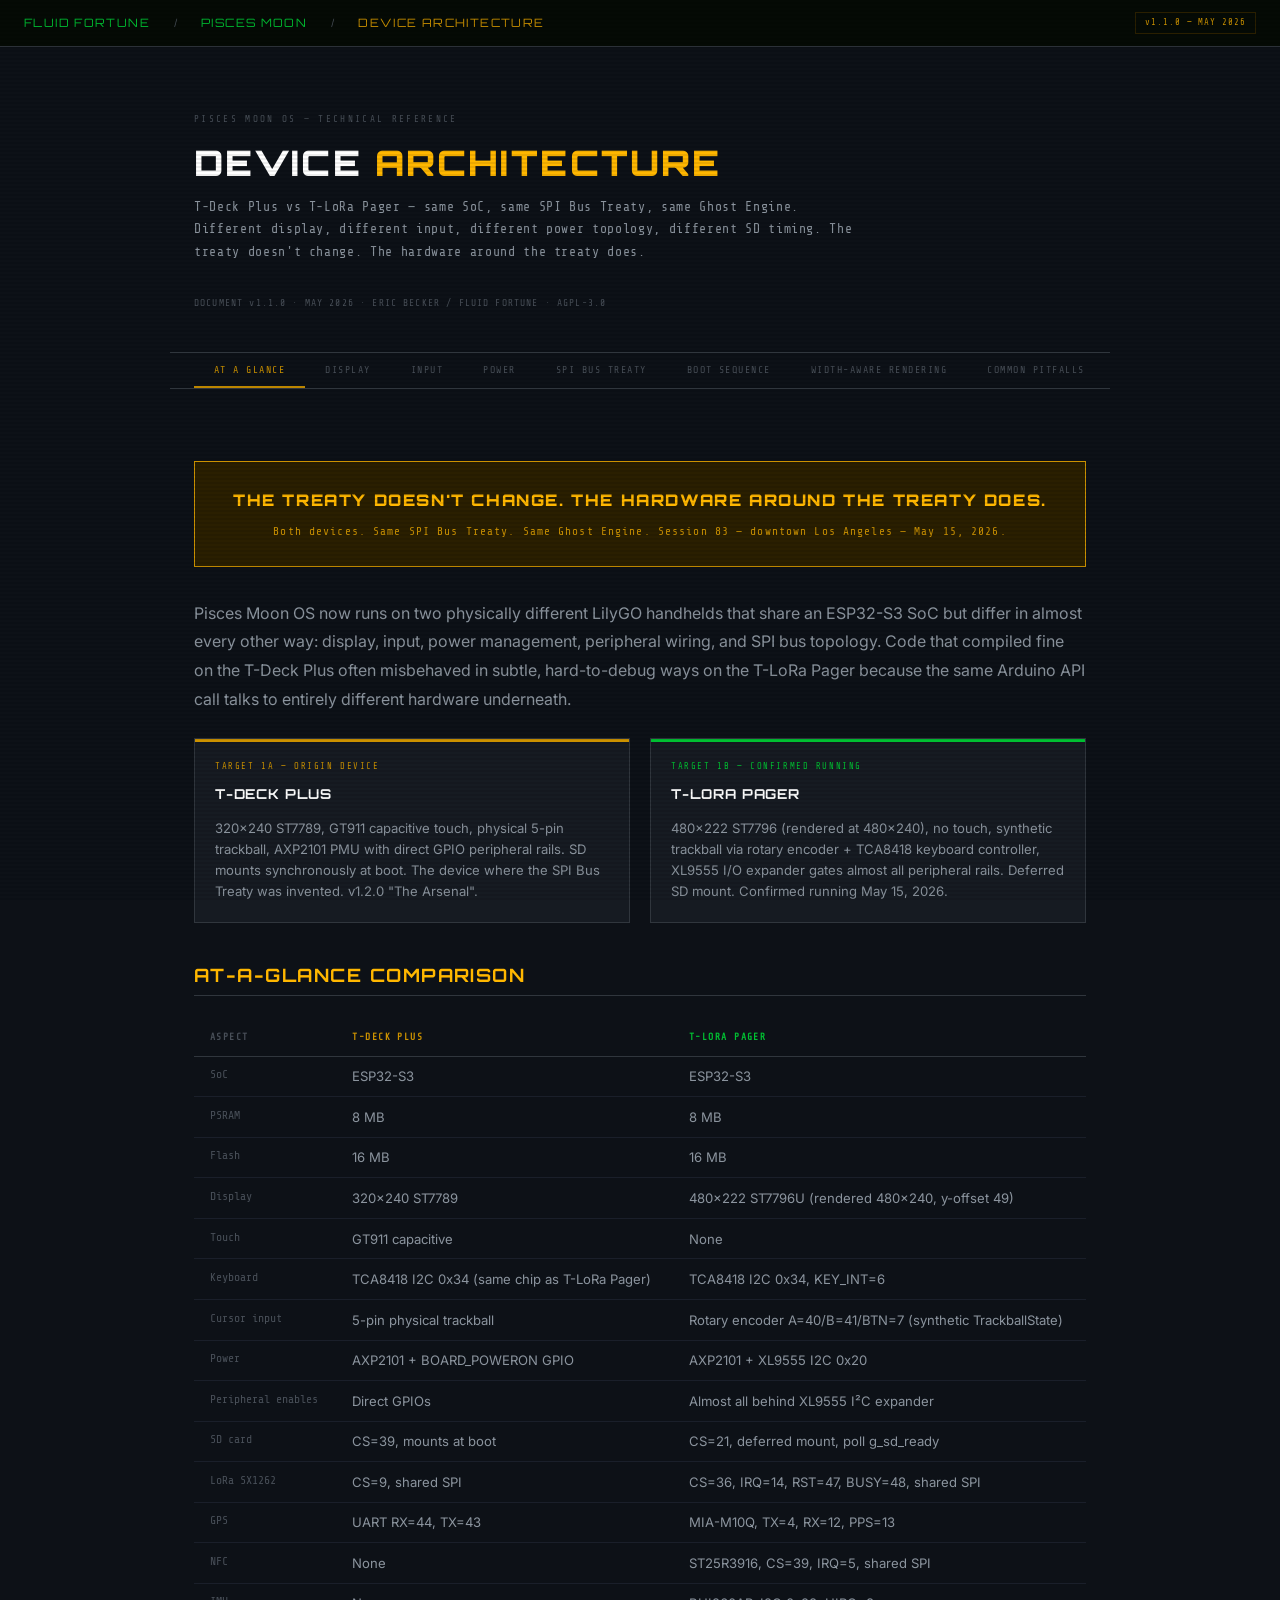
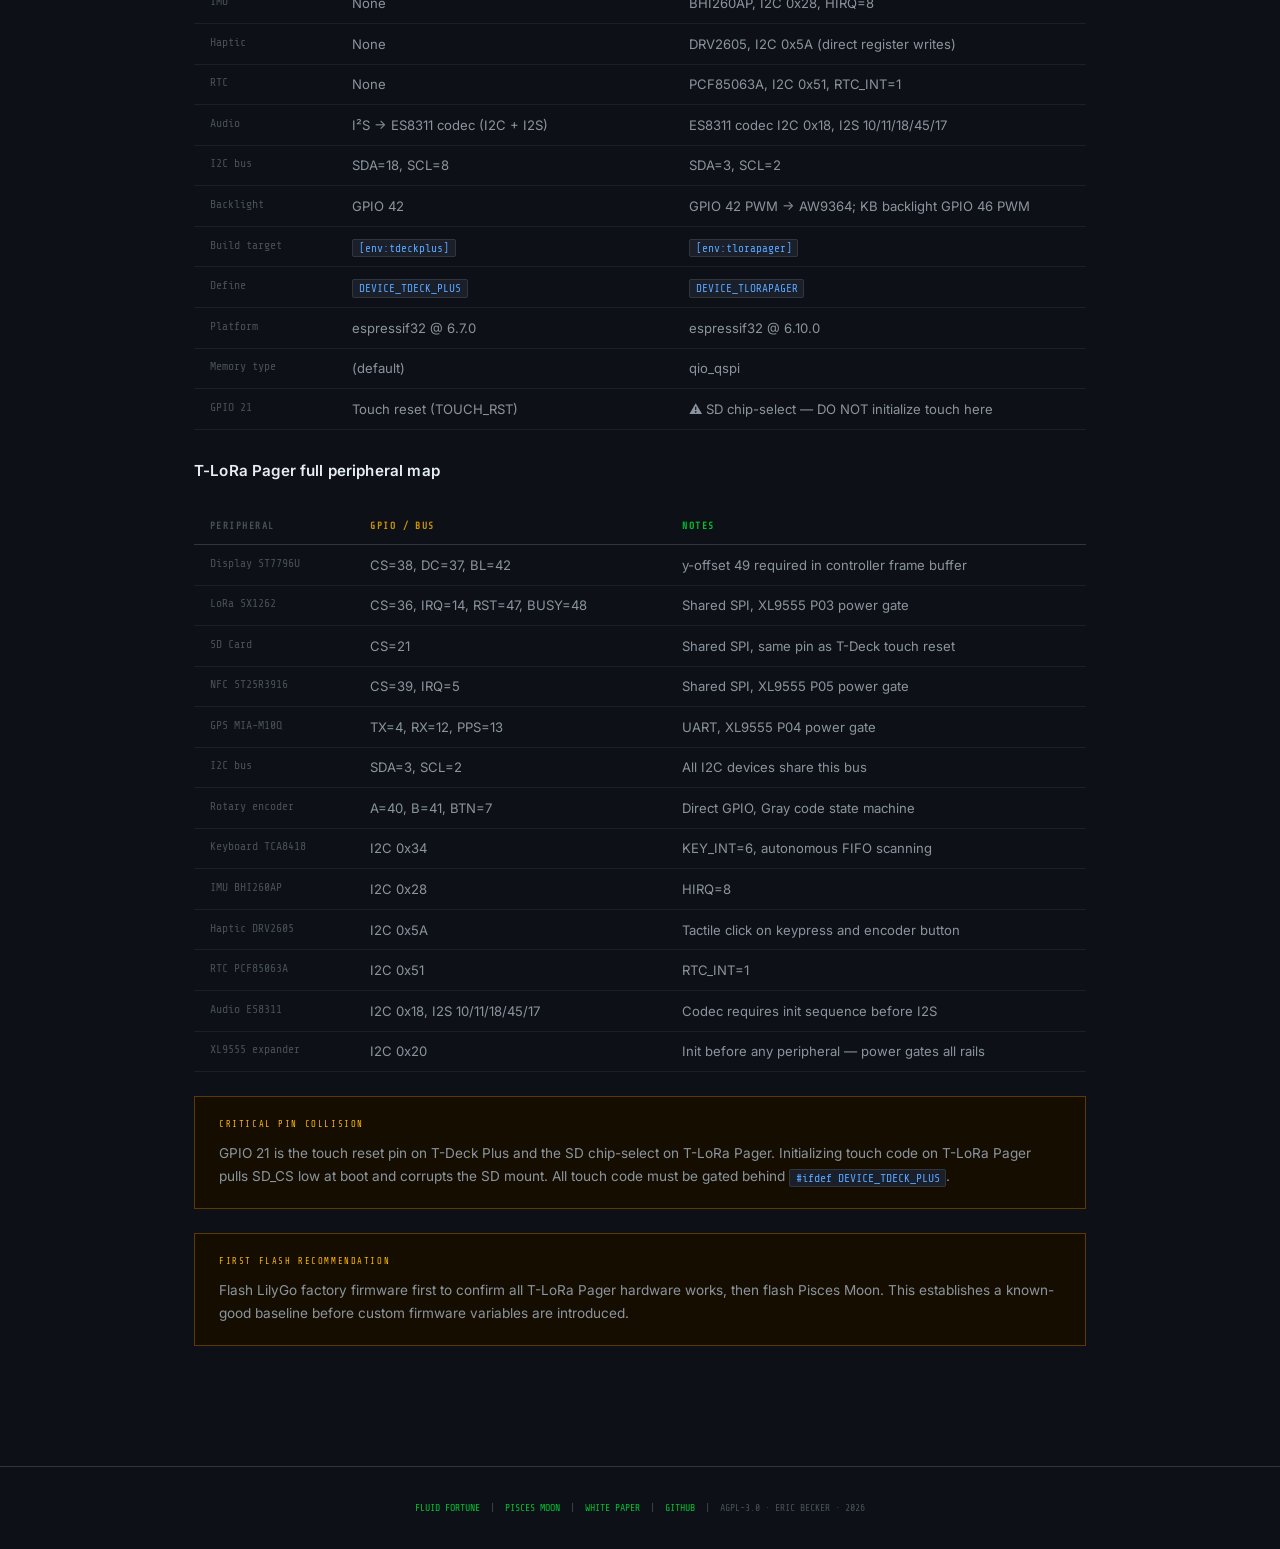
<file: device-architecture.html>
<!DOCTYPE html>
<html lang="en">
<head>
<meta charset="UTF-8">
<meta name="viewport" content="width=device-width, initial-scale=1.0">
<title>Device Architecture | Pisces Moon OS — T-Deck Plus vs T-LoRa Pager</title>
<meta name="description" content="Architectural comparison of the two LilyGO devices running Pisces Moon OS: T-Deck Plus and T-LoRa Pager. Same SPI Bus Treaty, same Ghost Engine, different everything else. The treaty doesn't change. The hardware around the treaty does.">
<link rel="canonical" href="https://fluidfortune.com/device-architecture.html">
<link rel="preconnect" href="https://fonts.googleapis.com">
<link href="https://fonts.googleapis.com/css2?family=Share+Tech+Mono&family=Orbitron:wght@700;900&family=Inter:wght@400;500;600&display=swap" rel="stylesheet">
<style>
:root{
  --black:#050a05;--deep:#0d1117;--surface:#161b22;--border:#30363d;
  --green:#00ff41;--green-dim:#00c032;--green-mute:#1a3a1a;
  --amber:#ffb700;--amber-dim:#cc9200;--amber-mute:#2a1f00;
  --blue:#58a6ff;--blue-mute:#0d1f3a;
  --red:#ff4a4a;--red-mute:#2a0d0d;
  --text:#e6edf3;--text-dim:#8b949e;--text-muted:#484f58;
  --font-mono:'Share Tech Mono',monospace;
  --font-ui:'Inter',sans-serif;
  --font-disp:'Orbitron',monospace;
  --max-w:940px;
  --accent:var(--amber-dim);
}
*,*::before,*::after{box-sizing:border-box;margin:0;padding:0}
html{scroll-behavior:smooth}
body{background:var(--deep);color:var(--text);font-family:var(--font-ui);line-height:1.75}
body::before{content:'';position:fixed;inset:0;background:repeating-linear-gradient(to bottom,transparent,transparent 2px,rgba(0,0,0,.08) 2px,rgba(0,0,0,.08) 4px);pointer-events:none;z-index:9999}

nav{background:var(--black);border-bottom:1px solid var(--border);padding:.75rem 1.5rem;display:flex;align-items:center;gap:1.5rem;position:sticky;top:0;z-index:100}
nav a{font-family:var(--font-disp);font-size:.72rem;color:var(--green-dim);text-decoration:none;letter-spacing:.12em}
nav a:hover{color:#fff}
nav .sep{color:var(--text-muted);font-size:.6rem}
nav .spacer{flex:1}
nav .badge{font-family:var(--font-mono);font-size:.55rem;color:var(--amber-dim);border:1px solid var(--amber-mute);padding:.15rem .6rem;letter-spacing:.1em}

.hero{max-width:var(--max-w);margin:0 auto;padding:4rem 1.5rem 2.5rem;border-bottom:1px solid var(--border)}
.hero-eye{font-family:var(--font-mono);font-size:.58rem;letter-spacing:.25em;color:var(--text-muted);margin-bottom:1rem}
.hero h1{font-family:var(--font-disp);font-size:clamp(1.4rem,4vw,2.2rem);font-weight:900;letter-spacing:.06em;color:#fff;line-height:1.15;margin-bottom:.75rem}
.hero h1 span{color:var(--amber)}
.hero-sub{font-family:var(--font-mono);font-size:.82rem;color:var(--text-dim);letter-spacing:.05em;line-height:1.7;max-width:680px;margin-bottom:2rem}
.hero-meta{font-family:var(--font-mono);font-size:.6rem;color:var(--text-muted);letter-spacing:.12em}

/* ── TAB SYSTEM ─────────────────── */
.tab-nav{display:flex;gap:0;border-bottom:1px solid var(--border);margin:0;overflow-x:auto;scrollbar-width:none;max-width:var(--max-w);margin:0 auto;padding:0 1.5rem}
.tab-nav::-webkit-scrollbar{display:none}
.tab-btn{font-family:var(--font-mono);font-size:.62rem;letter-spacing:.15em;color:var(--text-muted);padding:.7rem 1.25rem;background:none;border:none;border-bottom:2px solid transparent;cursor:pointer;white-space:nowrap;transition:.15s;text-transform:uppercase}
.tab-btn:hover{color:var(--text);border-bottom-color:var(--border)}
.tab-btn.active{color:var(--amber-dim);border-bottom-color:var(--amber-dim)}
.tab-panel{display:none}
.tab-panel.active{display:block}
.tab-wrap{max-width:var(--max-w);margin:0 auto;padding:2.5rem 1.5rem 6rem}

/* ── CONTENT STYLES ─────────────── */
h2{font-family:var(--font-disp);font-size:clamp(.95rem,2.5vw,1.15rem);color:var(--amber);font-weight:700;letter-spacing:.08em;margin:2.5rem 0 1rem;line-height:1.3;border-bottom:1px solid var(--border);padding-bottom:.5rem}
h2:first-child{margin-top:0}
h3{font-family:var(--font-ui);font-size:.95rem;color:var(--text);font-weight:600;margin:1.75rem 0 .6rem;letter-spacing:.01em}
p{color:var(--text-dim);margin-bottom:1rem;line-height:1.8}
p:last-child{margin-bottom:0}
strong{color:var(--text);font-weight:600}
code{font-family:var(--font-mono);font-size:.85em;background:#1a1f2a;color:var(--blue);padding:.1rem .35rem;border:1px solid var(--border);border-radius:2px}
pre{background:#0d1117;border:1px solid var(--border);border-left:3px solid var(--amber-dim);padding:1.25rem 1.5rem;overflow-x:auto;margin:1.25rem 0}
pre code{background:none;border:none;padding:0;color:var(--text-dim);font-size:.8rem;line-height:1.65}

/* Comparison table */
.cmp-table{width:100%;border-collapse:collapse;margin:1.5rem 0;font-size:.82rem}
.cmp-table th{font-family:var(--font-mono);font-size:.6rem;letter-spacing:.15em;color:var(--text-muted);text-transform:uppercase;padding:.6rem 1rem;text-align:left;border-bottom:1px solid var(--border)}
.cmp-table th:nth-child(2){color:var(--amber-dim)}
.cmp-table th:nth-child(3){color:var(--green-dim)}
.cmp-table td{padding:.6rem 1rem;border-bottom:1px solid #1a1f2a;vertical-align:top;line-height:1.55;color:var(--text-dim)}
.cmp-table td:first-child{font-family:var(--font-mono);font-size:.72rem;color:var(--text-muted);white-space:nowrap}
.cmp-table tr:hover td{background:#0d1117}

/* Device cards */
.device-pair{display:grid;grid-template-columns:1fr 1fr;gap:1.25rem;margin:1.5rem 0}
.device-card{border:1px solid var(--border);background:var(--surface);padding:1.25rem;position:relative}
.device-card::before{content:'';position:absolute;top:0;left:0;width:100%;height:3px}
.device-card.tdeck::before{background:var(--amber-dim)}
.device-card.tpager::before{background:var(--green-dim)}
.device-card-label{font-family:var(--font-mono);font-size:.55rem;letter-spacing:.18em;margin-bottom:.5rem}
.device-card.tdeck .device-card-label{color:var(--amber-dim)}
.device-card.tpager .device-card-label{color:var(--green-dim)}
.device-card-title{font-family:var(--font-disp);font-size:.85rem;font-weight:700;color:#fff;letter-spacing:.06em;margin-bottom:.75rem}
.device-card p{font-size:.82rem;line-height:1.6}

/* Callout */
.callout{border:1px solid var(--border);background:var(--surface);padding:1.25rem 1.5rem;margin:1.5rem 0;position:relative}
.callout-label{font-family:var(--font-mono);font-size:.55rem;letter-spacing:.18em;color:var(--amber-dim);margin-bottom:.6rem;text-transform:uppercase}
.callout.warning{border-color:#5a3a00;background:#150e00}
.callout.warning .callout-label{color:var(--amber)}
.callout.critical{border-color:#5a0000;background:#150000}
.callout.critical .callout-label{color:var(--red)}
.callout p{font-size:.85rem;line-height:1.7;margin-bottom:.75rem}
.callout p:last-child{margin-bottom:0}

/* Treaty banner */
.treaty-banner{border:1px solid var(--amber-dim);background:var(--amber-mute);padding:1.5rem 2rem;margin:2rem 0;text-align:center}
.treaty-banner-title{font-family:var(--font-disp);font-size:1rem;color:var(--amber);font-weight:900;letter-spacing:.1em;margin-bottom:.5rem}
.treaty-banner-sub{font-family:var(--font-mono);font-size:.7rem;color:var(--amber-dim);letter-spacing:.1em}

/* Pitfall list */
.pitfall-list{display:flex;flex-direction:column;gap:.75rem;margin:1.5rem 0}
.pitfall{border:1px solid var(--border);background:var(--surface);padding:1rem 1.25rem;display:grid;grid-template-columns:2rem 1fr;gap:.75rem;align-items:start}
.pitfall-num{font-family:var(--font-disp);font-size:.72rem;color:var(--red);font-weight:700}
.pitfall-title{font-size:.88rem;color:var(--text);font-weight:600;margin-bottom:.25rem}
.pitfall-desc{font-size:.8rem;color:var(--text-dim);line-height:1.55;margin:0}
.pitfall-fix{font-family:var(--font-mono);font-size:.72rem;color:var(--green-dim);margin-top:.35rem}

/* Boot sequence */
.boot-steps{display:grid;grid-template-columns:1fr 1fr;gap:1.25rem;margin:1.5rem 0}
.boot-col-label{font-family:var(--font-mono);font-size:.6rem;letter-spacing:.2em;color:var(--text-muted);margin-bottom:.75rem;text-transform:uppercase}
.boot-col-label.tdeck{color:var(--amber-dim)}
.boot-col-label.tpager{color:var(--green-dim)}
ol{padding-left:1.25rem;color:var(--text-dim);font-size:.84rem;line-height:1.9}
li{margin-bottom:.2rem}
li strong{color:var(--green-dim)}

footer{border-top:1px solid var(--border);padding:2rem 1.5rem;text-align:center;font-family:var(--font-mono);font-size:.62rem;color:var(--text-muted)}
footer a{color:var(--green-dim);text-decoration:none}

@media(max-width:700px){
  .device-pair,.boot-steps{grid-template-columns:1fr}
  .cmp-table{font-size:.75rem}
  .cmp-table td,.cmp-table th{padding:.5rem .6rem}
}
</style>
</head>
<body>

<nav>
  <a href="https://fluidfortune.com">FLUID FORTUNE</a>
  <span class="sep">/</span>
  <a href="pisces-moon.html">PISCES MOON</a>
  <span class="sep">/</span>
  <a href="device-architecture.html" style="color:var(--amber-dim)">DEVICE ARCHITECTURE</a>
  <div class="spacer"></div>
  <span class="badge">v1.1.0 — MAY 2026</span>
</nav>

<div class="hero">
  <div class="hero-eye">PISCES MOON OS — TECHNICAL REFERENCE</div>
  <h1>DEVICE <span>ARCHITECTURE</span></h1>
  <p class="hero-sub">T-Deck Plus vs T-LoRa Pager — same SoC, same SPI Bus Treaty, same Ghost Engine. Different display, different input, different power topology, different SD timing. The treaty doesn't change. The hardware around the treaty does.</p>
  <div class="hero-meta">DOCUMENT v1.1.0 · MAY 2026 · ERIC BECKER / FLUID FORTUNE · AGPL-3.0</div>
</div>

<div class="tab-nav">
  <button class="tab-btn" data-tab="overview" aria-selected="true">AT A GLANCE</button>
  <button class="tab-btn" data-tab="display">DISPLAY</button>
  <button class="tab-btn" data-tab="input">INPUT</button>
  <button class="tab-btn" data-tab="power">POWER</button>
  <button class="tab-btn" data-tab="treaty">SPI BUS TREATY</button>
  <button class="tab-btn" data-tab="boot">BOOT SEQUENCE</button>
  <button class="tab-btn" data-tab="rendering">WIDTH-AWARE RENDERING</button>
  <button class="tab-btn" data-tab="pitfalls">COMMON PITFALLS</button>
  <button class="tab-btn" data-tab="cardputer">CARDPUTER ADV</button>
</div>

<!-- ══ OVERVIEW ══════════════════════════════════════════ -->
<div id="tab-overview" class="tab-panel">
<div class="tab-wrap">

  <div class="treaty-banner">
    <div class="treaty-banner-title">THE TREATY DOESN'T CHANGE. THE HARDWARE AROUND THE TREATY DOES.</div>
    <div class="treaty-banner-sub">Both devices. Same SPI Bus Treaty. Same Ghost Engine. Session 83 — downtown Los Angeles — May 15, 2026.</div>
  </div>

  <p>Pisces Moon OS now runs on two physically different LilyGO handhelds that share an ESP32-S3 SoC but differ in almost every other way: display, input, power management, peripheral wiring, and SPI bus topology. Code that compiled fine on the T-Deck Plus often misbehaved in subtle, hard-to-debug ways on the T-LoRa Pager because the same Arduino API call talks to entirely different hardware underneath.</p>

  <div class="device-pair">
    <div class="device-card tdeck">
      <div class="device-card-label">TARGET 1A — ORIGIN DEVICE</div>
      <div class="device-card-title">T-DECK PLUS</div>
      <p>320×240 ST7789, GT911 capacitive touch, physical 5-pin trackball, AXP2101 PMU with direct GPIO peripheral rails. SD mounts synchronously at boot. The device where the SPI Bus Treaty was invented. v1.2.0 "The Arsenal".</p>
    </div>
    <div class="device-card tpager">
      <div class="device-card-label">TARGET 1B — CONFIRMED RUNNING</div>
      <div class="device-card-title">T-LORA PAGER</div>
      <p>480×222 ST7796 (rendered at 480×240), no touch, synthetic trackball via rotary encoder + TCA8418 keyboard controller, XL9555 I/O expander gates almost all peripheral rails. Deferred SD mount. Confirmed running May 15, 2026.</p>
    </div>
  </div>

  <h2>AT-A-GLANCE COMPARISON</h2>

  <table class="cmp-table">
    <thead>
      <tr><th>Aspect</th><th>T-Deck Plus</th><th>T-LoRa Pager</th></tr>
    </thead>
    <tbody>
      <tr><td>SoC</td><td>ESP32-S3</td><td>ESP32-S3</td></tr>
      <tr><td>PSRAM</td><td>8 MB</td><td>8 MB</td></tr>
      <tr><td>Flash</td><td>16 MB</td><td>16 MB</td></tr>
      <tr><td>Display</td><td>320×240 ST7789</td><td>480×222 ST7796U (rendered 480×240, y-offset 49)</td></tr>
      <tr><td>Touch</td><td>GT911 capacitive</td><td>None</td></tr>
      <tr><td>Keyboard</td><td>TCA8418 I2C 0x34 (same chip as T-LoRa Pager)</td><td>TCA8418 I2C 0x34, KEY_INT=6</td></tr>
      <tr><td>Cursor input</td><td>5-pin physical trackball</td><td>Rotary encoder A=40/B=41/BTN=7 (synthetic TrackballState)</td></tr>
      <tr><td>Power</td><td>AXP2101 + BOARD_POWERON GPIO</td><td>AXP2101 + XL9555 I2C 0x20</td></tr>
      <tr><td>Peripheral enables</td><td>Direct GPIOs</td><td>Almost all behind XL9555 I²C expander</td></tr>
      <tr><td>SD card</td><td>CS=39, mounts at boot</td><td>CS=21, deferred mount, poll g_sd_ready</td></tr>
      <tr><td>LoRa SX1262</td><td>CS=9, shared SPI</td><td>CS=36, IRQ=14, RST=47, BUSY=48, shared SPI</td></tr>
      <tr><td>GPS</td><td>UART RX=44, TX=43</td><td>MIA-M10Q, TX=4, RX=12, PPS=13</td></tr>
      <tr><td>NFC</td><td>None</td><td>ST25R3916, CS=39, IRQ=5, shared SPI</td></tr>
      <tr><td>IMU</td><td>None</td><td>BHI260AP, I2C 0x28, HIRQ=8</td></tr>
      <tr><td>Haptic</td><td>None</td><td>DRV2605, I2C 0x5A (direct register writes)</td></tr>
      <tr><td>RTC</td><td>None</td><td>PCF85063A, I2C 0x51, RTC_INT=1</td></tr>
      <tr><td>Audio</td><td>I²S → ES8311 codec (I2C + I2S)</td><td>ES8311 codec I2C 0x18, I2S 10/11/18/45/17</td></tr>
      <tr><td>I2C bus</td><td>SDA=18, SCL=8</td><td>SDA=3, SCL=2</td></tr>
      <tr><td>Backlight</td><td>GPIO 42</td><td>GPIO 42 PWM → AW9364; KB backlight GPIO 46 PWM</td></tr>
      <tr><td>Build target</td><td><code>[env:tdeckplus]</code></td><td><code>[env:tlorapager]</code></td></tr>
      <tr><td>Define</td><td><code>DEVICE_TDECK_PLUS</code></td><td><code>DEVICE_TLORAPAGER</code></td></tr>
      <tr><td>Platform</td><td>espressif32 @ 6.7.0</td><td>espressif32 @ 6.10.0</td></tr>
      <tr><td>Memory type</td><td>(default)</td><td>qio_qspi</td></tr>
      <tr><td>GPIO 21</td><td>Touch reset (TOUCH_RST)</td><td>⚠ SD chip-select — DO NOT initialize touch here</td></tr>
    </tbody>
  </table>

  <h3>T-LoRa Pager full peripheral map</h3>
  <table class="cmp-table">
    <thead><tr><th>Peripheral</th><th>GPIO / Bus</th><th>Notes</th></tr></thead>
    <tbody>
      <tr><td>Display ST7796U</td><td>CS=38, DC=37, BL=42</td><td>y-offset 49 required in controller frame buffer</td></tr>
      <tr><td>LoRa SX1262</td><td>CS=36, IRQ=14, RST=47, BUSY=48</td><td>Shared SPI, XL9555 P03 power gate</td></tr>
      <tr><td>SD Card</td><td>CS=21</td><td>Shared SPI, same pin as T-Deck touch reset</td></tr>
      <tr><td>NFC ST25R3916</td><td>CS=39, IRQ=5</td><td>Shared SPI, XL9555 P05 power gate</td></tr>
      <tr><td>GPS MIA-M10Q</td><td>TX=4, RX=12, PPS=13</td><td>UART, XL9555 P04 power gate</td></tr>
      <tr><td>I2C bus</td><td>SDA=3, SCL=2</td><td>All I2C devices share this bus</td></tr>
      <tr><td>Rotary encoder</td><td>A=40, B=41, BTN=7</td><td>Direct GPIO, Gray code state machine</td></tr>
      <tr><td>Keyboard TCA8418</td><td>I2C 0x34</td><td>KEY_INT=6, autonomous FIFO scanning</td></tr>
      <tr><td>IMU BHI260AP</td><td>I2C 0x28</td><td>HIRQ=8</td></tr>
      <tr><td>Haptic DRV2605</td><td>I2C 0x5A</td><td>Tactile click on keypress and encoder button</td></tr>
      <tr><td>RTC PCF85063A</td><td>I2C 0x51</td><td>RTC_INT=1</td></tr>
      <tr><td>Audio ES8311</td><td>I2C 0x18, I2S 10/11/18/45/17</td><td>Codec requires init sequence before I2S</td></tr>
      <tr><td>XL9555 expander</td><td>I2C 0x20</td><td>Init before any peripheral — power gates all rails</td></tr>
    </tbody>
  </table>

  <div class="callout warning">
    <div class="callout-label">CRITICAL PIN COLLISION</div>
    <p>GPIO 21 is the touch reset pin on T-Deck Plus and the SD chip-select on T-LoRa Pager. Initializing touch code on T-LoRa Pager pulls SD_CS low at boot and corrupts the SD mount. All touch code must be gated behind <code>#ifdef DEVICE_TDECK_PLUS</code>.</p>
  </div>

  <div class="callout warning">
    <div class="callout-label">FIRST FLASH RECOMMENDATION</div>
    <p>Flash LilyGo factory firmware first to confirm all T-LoRa Pager hardware works, then flash Pisces Moon. This establishes a known-good baseline before custom firmware variables are introduced.</p>
  </div>

</div>
</div>

<!-- ══ DISPLAY ═════════════════════════════════════════ -->
<div id="tab-display" class="tab-panel">
<div class="tab-wrap">

  <h2>DISPLAY</h2>

  <div class="device-pair">
    <div class="device-card tdeck">
      <div class="device-card-label">T-DECK PLUS</div>
      <div class="device-card-title">ST7789 — 320×240</div>
      <p>ST7789 panel, 320×240 native, RGB565. Driven by Arduino_GFX_Library directly over SPI. Backlight on GPIO 42. Reset is a direct GPIO — can be pulsed synchronously. <code>gfx</code> typed as <code>Arduino_GFX *</code>.</p>
    </div>
    <div class="device-card tpager">
      <div class="device-card-label">T-LORA PAGER</div>
      <div class="device-card-title">ST7796 — 480×240</div>
      <p>ST7796 panel, wider than datasheet 480×222 — renders correctly at 480×240 with no clipping. Driven by custom <code>PMDispTLoRaPager</code> class wrapping the same API surface. Backlight GPIO 42 (same pin, different rail). Display reset routed through XL9555 P06 — must be pulsed via I²C, not direct GPIO. <code>gfx</code> typed as <code>PMDispTLoRaPager *</code>.</p>
    </div>
  </div>

  <h3>Conditional gfx declaration</h3>
  <p>Every <code>extern gfx;</code> declaration must be conditional:</p>
  <pre><code>#ifdef DEVICE_TLORAPAGER
extern PMDispTLoRaPager *gfx;
static constexpr int DISP_W = 480;
#else
extern Arduino_GFX *gfx;
static constexpr int DISP_W = 320;
#endif
static constexpr int DISP_H = 240;</code></pre>

  <p>Both pointers expose the same drawing API surface (<code>fillRect</code>, <code>drawFastHLine</code>, <code>setCursor</code>, <code>print</code>, etc.) but are not interchangeable at compile time. This is why every app file begins with this block.</p>

  <h3>Layout implications</h3>
  <p>T-Deck Plus apps assume 320×240. T-LoRa Pager needs 480×240 to fill the screen. Any hardcoded <code>320</code> width renders correctly on T-Deck but draws a narrowing column on T-LoRa Pager. Any hardcoded <code>setCursor(160, y)</code> puts text at center on T-Deck (160 = 320/2) but at the ⅓ mark on T-LoRa Pager (160 ≠ 240).</p>
  <p>v1.1.0 resolves this with <code>DISP_W</code> constants throughout. Games use <code>X_OFF = (480 - 320) / 2 = 80</code> for horizontal centering on T-LoRa Pager while keeping their 320×240 canvas.</p>

</div>
</div>

<!-- ══ INPUT ═══════════════════════════════════════════ -->
<div id="tab-input" class="tab-panel">
<div class="tab-wrap">

  <h2>INPUT</h2>
  <p>The input architecture is the single biggest divergence between the two devices and the source of the most subtle bugs.</p>

  <div class="device-pair">
    <div class="device-card tdeck">
      <div class="device-card-label">T-DECK PLUS</div>
      <div class="device-card-title">PHYSICAL TRACKBALL + TCA8418 KEYBOARD + TOUCH</div>
      <p>5-pin mechanical trackball wired to direct ESP32 GPIOs with internal pullups. <code>update_trackball()</code> does edge-detection with lockout. <code>update_trackball_game()</code> uses shorter lockout for gameplay. TCA8418 keyboard controller on I²C — same chip as T-LoRa Pager, same FIFO-polling pattern. GT911 capacitive touch on I²C (SDA=18, SCL=8), reset on GPIO 21.</p>
    </div>
    <div class="device-card tpager">
      <div class="device-card-label">T-LORA PAGER</div>
      <div class="device-card-title">SYNTHETIC TRACKBALL — NO PHYSICAL BALL</div>
      <p>No trackball at all. <code>TrackballState</code> is synthesized from: rotary encoder (ENC_A=40, ENC_B=41) → <code>y = ±1</code> per detent; encoder click button (ENC_BTN=7) → <code>state.clicked = true</code>; keyboard nav keys (WASD + Q/O). Apps call <code>update_trackball()</code> and receive the same struct shape regardless. TCA8418 keyboard controller on I²C — the ESP32 consumes events from its FIFO rather than scanning the matrix itself. No touch at all.</p>
    </div>
  </div>

  <h3>Universal input convention</h3>
  <p>Code against the <code>TrackballState</code> interface, never against specific GPIO pins for direction. The launcher and apps should remain unaware of whether the trackball is physical or synthetic. Code that assumes physical roll velocity (rapid up/up/up = faster) will not work on T-LoRa Pager — the encoder emits discrete detents.</p>

  <div class="callout warning">
    <div class="callout-label">PENDING AUDIT</div>
    <p>On T-LoRa Pager, sleep should NOT be triggered by a long trackwheel click — that's leftover T-Deck behavior. Power button = sleep. Single encoder click = exit app. Audit of all apps for long-press assumptions is pending v1.2.0.</p>
  </div>

</div>
</div>

<!-- ══ POWER ═══════════════════════════════════════════ -->
<div id="tab-power" class="tab-panel">
<div class="tab-wrap">

  <h2>POWER MANAGEMENT</h2>

  <div class="device-pair">
    <div class="device-card tdeck">
      <div class="device-card-label">T-DECK PLUS</div>
      <div class="device-card-title">AXP2101 + DIRECT GPIO RAILS</div>
      <p>AXP2101 PMU handles battery charging and voltage regulation. <code>BOARD_POWERON = GPIO 10</code> gates the main peripheral rail. Backlight LOW + panel sleep = display off. BOARD_POWERON LOW = peripherals off. Simple path.</p>
    </div>
    <div class="device-card tpager">
      <div class="device-card-label">T-LORA PAGER</div>
      <div class="device-card-title">AXP2101 + XL9555 I/O EXPANDER</div>
      <p>AXP2101 is still there, but most peripheral power gating happens through an XL9555 I/O expander on the I²C bus. The XL9555 must be initialized before any of its gated peripherals can be used. <code>xl9555_init()</code> runs during boot; <code>xl9555_set_bit(pin, true/false)</code> toggles individual rails.</p>
    </div>
  </div>

  <h3>XL9555 pin map</h3>
  <table class="cmp-table">
    <thead><tr><th>XL9555 Pin</th><th>Function</th><th>Active State</th></tr></thead>
    <tbody>
      <tr><td>P03</td><td>LORA_EN — power to SX1262</td><td>High</td></tr>
      <tr><td>P04</td><td>GPS_EN — power to GPS module</td><td>High</td></tr>
      <tr><td>P05</td><td>NFC_EN — power to NFC chip</td><td>High</td></tr>
      <tr><td>P06</td><td>DISP_RST — display reset (active low)</td><td>High (released)</td></tr>
      <tr><td>P07</td><td>GPS_RST — GPS reset</td><td>High</td></tr>
      <tr><td>P08</td><td>NFC_RST — NFC reset</td><td>High</td></tr>
      <tr><td>P10</td><td>DRV_EN — haptic motor driver</td><td>High when active</td></tr>
      <tr><td>P11</td><td>AMP_EN — audio amplifier enable</td><td>High when playing</td></tr>
      <tr><td>P12</td><td>SD_DET — SD card detect (INPUT)</td><td>Reads card presence</td></tr>
      <tr><td>P13</td><td>EXPANDS_GPIO_EN — general-purpose enable</td><td>HIGH always</td></tr>
      <tr><td>P14</td><td>SD_EN — SD card power rail</td><td>High</td></tr>
    </tbody>
  </table>

  <div class="callout warning">
    <div class="callout-label">SCHEMATIC LABEL WARNING</div>
    <p>XL9555 P13 is labeled <code>EXPANDS_GPIO_EN</code> in the schematic but earlier code mis-named it <code>NRF_CE</code>. P11 is the amp enable, not "AMP_RAIL". Cross-reference against working LilyGoLib code, not just the PDF schematic. Keep P13 HIGH — several rails depend on it.</p>
  </div>

  <h3>Sleep path on T-LoRa Pager</h3>
  <ol>
    <li>Stop wardrive task (stops SD writes)</li>
    <li>Take SPI mutex, unmount SD cleanly</li>
    <li>Backlight off</li>
    <li><strong>Walk all XL9555 enable bits to LOW</strong> (LORA_EN, GPS_EN, NFC_EN, DRV_EN, AMP_EN, SD_EN, plus reset lines)</li>
    <li><code>SPI.end()</code> and <code>Wire.end()</code></li>
    <li>Configure ext1 wakeup on rotary-click and BOOT button</li>
    <li><code>esp_deep_sleep_start()</code></li>
  </ol>
  <p>Forgetting step 4 costs ~10mA in sleep. Not catastrophic, but measurable on a field device.</p>

</div>
</div>

<!-- ══ SPI BUS TREATY ══════════════════════════════════ -->
<div id="tab-treaty" class="tab-panel">
<div class="tab-wrap">

  <div class="treaty-banner">
    <div class="treaty-banner-title">THE SPI BUS TREATY</div>
    <div class="treaty-banner-sub">Same convention. Both devices. Every SPI transaction wrapped in take/give of spi_mutex.</div>
  </div>

  <p>Multiple peripherals share a single SPI bus on both devices: the display (write-only, latency-tolerant), the SD card (must complete writes before bus re-clock), and the SX1262 LoRa radio (timing-sensitive — missing a chip-select edge during reception loses packets). These devices have different chip-select pins, so electrically they don't collide. But they share the MOSI/MISO/SCK lines and the SPI peripheral block inside the ESP32. If two FreeRTOS tasks use the SPI bus simultaneously, one task's bytes get interleaved into the other's transaction.</p>

  <h3>The convention</h3>
  <pre><code>if (spi_mutex && xSemaphoreTake(spi_mutex, pdMS_TO_TICKS(100)) == pdTRUE) {
    // SPI transaction here — SD write, LoRa transmit, etc.
    xSemaphoreGive(spi_mutex);
}</code></pre>

  <p>A task that skips the mutex is "in violation of the treaty." The Mesh Messenger was historically a violator — it caused LoRa transmissions to fail when wardrive was running concurrently. Fixed in v1.0.x.</p>

  <h3>How the Treaty differs in practice</h3>

  <div class="device-pair">
    <div class="device-card tdeck">
      <div class="device-card-label">T-DECK PLUS</div>
      <div class="device-card-title">SYNCHRONOUS SD, DIRECT CS</div>
      <p>SD chip-select on a direct GPIO. SD mounts at boot. The Treaty prevents collisions between display, SD writes, and LoRa — all of which can happen concurrently once apps are running. Straightforward.</p>
    </div>
    <div class="device-card tpager">
      <div class="device-card-label">T-LORA PAGER</div>
      <div class="device-card-title">DEFERRED SD, XL9555 LORA ENABLE</div>
      <p>SD chip-select is GPIO 21 — the T-Deck touch reset. Can't reuse touch driver here. SD mount deferred: <code>late_sd_init_task()</code> tears down SPI, waits 20ms, rebuilds it cold, retries mount up to 10 times. Apps poll <code>g_sd_ready</code> before touching SD. LoRa reset via XL9555 P03 (LORA_EN) — bringing LoRa into the Treaty involves an I²C transaction first.</p>
    </div>
  </div>

  <h3>Why the deferred SD mount was the hardest bug</h3>
  <p>SD CMD0 returned <code>0xFF</code> eight times in a row on every cold boot. Three causes:</p>
  <ol>
    <li>Arduino-ESP32 core 2.0.16 SPI/SD driver bug — bumping to espressif32 @ 6.10.0 (core 2.0.17) helped but didn't fix it</li>
    <li>Wrong SPI pin map by default — <code>pins_arduino.h</code> from LilyGoLib must be in the include path so SPI uses SCK=35, MISO=33, MOSI=34, SS=21 instead of devkit defaults</li>
    <li>SD needed a fresh SPI bus — other SPI peripherals (display, LoRa init) left the bus in a state SD didn't accept. Fix: defer SD mount entirely past the early boot phase, tear down SPI, rebuild cold, then mount</li>
  </ol>
  <p>T-Deck Plus doesn't need this because its boot sequence happens to leave SPI in an SD-mountable state. Same code path. Completely different timing requirements.</p>

  <h3>sd_in_use flag</h3>
  <p>In addition to the SPI mutex, a higher-level flag <code>volatile bool sd_in_use</code> (declared in <code>gemini_client.cpp</code> for historical reasons) coordinates the wifi_filemgr HTTP streaming with the wardrive writer. Wardrive checks this flag before each periodic write — if true, it skips that write cycle entirely. Same on both devices.</p>

</div>
</div>

<!-- ══ BOOT SEQUENCE ═══════════════════════════════════ -->
<div id="tab-boot" class="tab-panel">
<div class="tab-wrap">

  <h2>BOOT SEQUENCE</h2>

  <div class="boot-steps">
    <div>
      <div class="boot-col-label tdeck">T-DECK PLUS — ~3 seconds to launcher</div>
      <ol>
        <li>ESP32 powers up</li>
        <li>Arduino setup() runs</li>
        <li><code>pinMode(BOARD_POWERON, OUTPUT); HIGH</code> — peripheral rail on</li>
        <li>Initialize PMU (AXP2101) over I²C</li>
        <li>Initialize display over SPI</li>
        <li>Initialize SD card over SPI — <strong>synchronous, blocks until complete</strong></li>
        <li>Mount or create vault directory</li>
        <li>Auto-connect WiFi</li>
        <li>Spawn wardrive task on Core 0</li>
        <li>Launcher takes over on Core 1</li>
      </ol>
    </div>
    <div>
      <div class="boot-col-label tpager">T-LORA PAGER — ~2s to launcher, ~6s to SD ready</div>
      <ol>
        <li>ESP32 powers up</li>
        <li>Arduino setup() runs</li>
        <li>Initialize I²C</li>
        <li>Initialize PMU (AXP2101)</li>
        <li><strong>Initialize XL9555 I/O expander</strong> — unique to T-LoRa Pager</li>
        <li>Walk XL9555 bits HIGH: LORA_EN, GPS_EN, DISP_RST release, KB_EN, SD_EN, EXPANDS_GPIO_EN</li>
        <li>Initialize display via PMDispTLoRaPager</li>
        <li><strong>Skip SD mount</strong> — defer to background task</li>
        <li>Initialize keyboard (TCA8418)</li>
        <li>Initialize rotary encoder pin modes</li>
        <li>Auto-connect WiFi</li>
        <li>Spawn wardrive task on Core 0</li>
        <li><strong>Spawn late_sd_init_task on Core 1</strong></li>
        <li>Launcher takes over on Core 1 immediately</li>
      </ol>
    </div>
  </div>

  <div class="callout">
    <div class="callout-label">SD READINESS PATTERN FOR T-LORA PAGER APPS</div>
    <pre><code>#ifdef DEVICE_TLORAPAGER
extern volatile bool g_sd_ready;
int attempts = 0;
while (!g_sd_ready && attempts < 30) {
    vTaskDelay(pdMS_TO_TICKS(500));
    attempts++;
}
if (!g_sd_ready) {
    // SD never came up — handle gracefully
}
#endif</code></pre>
    <p>New apps that touch SD must include this check. T-Deck apps can assume SD is mounted. T-LoRa Pager apps cannot.</p>
  </div>

</div>
</div>

<!-- ══ WIDTH-AWARE RENDERING ═══════════════════════════ -->
<div id="tab-rendering" class="tab-panel">
<div class="tab-wrap">

  <h2>WIDTH-AWARE RENDERING (v1.1.0)</h2>

  <p>Every app that draws to the display uses this pattern at the top of the file:</p>

  <pre><code>#ifdef DEVICE_TLORAPAGER
extern PMDispTLoRaPager *gfx;
static constexpr int DISP_W = 480;
#else
extern Arduino_GFX *gfx;
static constexpr int DISP_W = 320;
#endif
static constexpr int DISP_H = 240;</code></pre>

  <p>All hardcoded <code>320</code> references in rendering code become <code>DISP_W</code>. Headers span full width, content scales appropriately.</p>

  <h3>Rules</h3>
  <p><strong>Apps</strong> render at full <code>DISP_W × DISP_H</code>. <strong>Games</strong> keep their 320×240 canvas, centered horizontally on T-LoRa Pager via <code>X_OFF = (480 - 320) / 2 = 80</code>. For games, every absolute x-coordinate adds <code>X_OFF</code>. Headers still span the full screen width.</p>

  <h3>Centering pattern</h3>
  <pre><code>// Wrong — T-Deck centric
gfx->setCursor(160, y);   // center on 320px screen only

// Correct — cross-device
gfx->setCursor(DISP_W / 2 - textWidth / 2, y);

// Or define at function start:
const int CX = DISP_W / 2;</code></pre>

  <h3>Right-anchoring pattern</h3>
  <pre><code>// Wrong
gfx->setCursor(280, y);

// Correct
gfx->setCursor(DISP_W - margin, y);</code></pre>

</div>
</div>

<!-- ══ COMMON PITFALLS ═════════════════════════════════ -->
<div id="tab-pitfalls" class="tab-panel">
<div class="tab-wrap">

  <h2>COMMON PITFALLS</h2>
  <p>These are the failure modes encountered during T-LoRa Pager bring-up, documented so you can avoid them on the next port.</p>

  <div class="pitfall-list">
    <div class="pitfall">
      <div class="pitfall-num">01</div>
      <div>
        <div class="pitfall-title">Hardcoded 320 widths</div>
        <p class="pitfall-desc">Renders correctly on T-Deck, draws a narrowing column on T-LoRa Pager's 480px screen.</p>
        <div class="pitfall-fix">Fix: use DISP_W throughout</div>
      </div>
    </div>
    <div class="pitfall">
      <div class="pitfall-num">02</div>
      <div>
        <div class="pitfall-title">Hardcoded setCursor(160, y) for centering</div>
        <p class="pitfall-desc">160 = center of 320px screen. On T-LoRa Pager's 480px screen, 160 is the ⅓ mark.</p>
        <div class="pitfall-fix">Fix: setCursor(DISP_W / 2 - textWidth / 2, y)</div>
      </div>
    </div>
    <div class="pitfall">
      <div class="pitfall-num">03</div>
      <div>
        <div class="pitfall-title">Right-anchored elements via setCursor(280, y)</div>
        <p class="pitfall-desc">T-Deck-centric absolute position leaves a gap on the wider screen.</p>
        <div class="pitfall-fix">Fix: setCursor(DISP_W - margin, y)</div>
      </div>
    </div>
    <div class="pitfall">
      <div class="pitfall-num">04</div>
      <div>
        <div class="pitfall-title">Assuming SD is mounted at startup</div>
        <p class="pitfall-desc">True on T-Deck. False on T-LoRa Pager. Silent file-write failures during the first ~6 seconds after launch.</p>
        <div class="pitfall-fix">Fix: poll g_sd_ready with timeout before any SD operations on T-LoRa Pager</div>
      </div>
    </div>
    <div class="pitfall">
      <div class="pitfall-num">05</div>
      <div>
        <div class="pitfall-title">Forgetting spi_mutex on a new SPI peripheral</div>
        <p class="pitfall-desc">Mysterious data corruption that only manifests under concurrent load. Violates the Treaty.</p>
        <div class="pitfall-fix">Fix: every SPI transaction goes through xSemaphoreTake/Give(spi_mutex, ...)</div>
      </div>
    </div>
    <div class="pitfall">
      <div class="pitfall-num">06</div>
      <div>
        <div class="pitfall-title">Touching GPIO 21 on T-LoRa Pager</div>
        <p class="pitfall-desc">That pin is SD_CS on T-LoRa Pager. The T-Deck touch driver uses it as touch reset. Initializing touch code here pulls SD_CS low and corrupts the SD mount.</p>
        <div class="pitfall-fix">Fix: gate all touch code behind #ifdef DEVICE_TDECK_PLUS</div>
      </div>
    </div>
    <div class="pitfall">
      <div class="pitfall-num">07</div>
      <div>
        <div class="pitfall-title">Assuming a physical trackball</div>
        <p class="pitfall-desc">T-LoRa Pager has none. Code that checks specific trackball GPIOs or assumes analog roll velocity will fail.</p>
        <div class="pitfall-fix">Fix: code against the TrackballState interface only, never against specific direction GPIOs</div>
      </div>
    </div>
    <div class="pitfall">
      <div class="pitfall-num">08</div>
      <div>
        <div class="pitfall-title">Hardcoded I²S pins for audio</div>
        <p class="pitfall-desc">T-Deck: direct I²S to MAX98357 on pins 5/6/7. T-LoRa Pager: ES8311 codec on different pins requiring its own init sequence.</p>
        <div class="pitfall-fix">Fix: gate audio playback behind #ifdef DEVICE_TDECK_PLUS until T-LoRa Pager audio backend lands</div>
      </div>
    </div>
    <div class="pitfall">
      <div class="pitfall-num">09</div>
      <div>
        <div class="pitfall-title">Forgetting XL9555 peripheral power-gate on sleep</div>
        <p class="pitfall-desc">Leaving LORA_EN, GPS_EN, AMP_EN etc. HIGH in deep sleep costs ~10mA. Measurable drain on a field device.</p>
        <div class="pitfall-fix">Fix: in pm_power_sleep(), walk all XL9555 enables to LOW before esp_deep_sleep_start()</div>
      </div>
    </div>
    <div class="pitfall">
      <div class="pitfall-num">10</div>
      <div>
        <div class="pitfall-title">Believing the schematic pin labels</div>
        <p class="pitfall-desc">XL9555 P13 is labeled EXPANDS_GPIO_EN but was mis-coded as NRF_CE in earlier code. Cross-reference against working LilyGoLib code.</p>
        <div class="pitfall-fix">Fix: keep P13 HIGH — several rails depend on it regardless of what the label says</div>
      </div>
    </div>
  </div>

  <div class="treaty-banner" style="margin-top:3rem">
    <div class="treaty-banner-title">THE TREATY DOESN'T CHANGE. THE HARDWARE AROUND THE TREATY DOES.</div>
    <div class="treaty-banner-sub">Use DISP_W. Wrap SPI in the mutex. Wait for g_sd_ready. Gate platform-specific code behind #ifdef DEVICE_TLORAPAGER.</div>
  </div>

</div>
</div>

<footer>
  <a href="https://fluidfortune.com">FLUID FORTUNE</a> &nbsp;|&nbsp;
  <a href="pisces-moon.html">PISCES MOON</a> &nbsp;|&nbsp;
  <a href="sovereignty.html">WHITE PAPER</a> &nbsp;|&nbsp;
  <a href="https://github.com/FluidFortune/pisces-moon-os">GITHUB</a> &nbsp;|&nbsp;
  AGPL-3.0 · ERIC BECKER · 2026
</footer>


<!-- ══ CARDPUTER ADV ═══════════════════════════════════ -->
<div id="tab-cardputer" class="tab-panel">
<div class="tab-wrap">

  <h2>M5STACK CARDPUTER ADV</h2>

  <div class="device-pair" style="grid-template-columns:1fr">
    <div class="device-card tdeck" style="border-top-color:var(--purple,#bc8cff)">
      <div class="device-card-label" style="color:var(--purple,#bc8cff)">TARGET 5 — COMPACT FIELD DEVICE</div>
      <div class="device-card-title">CARDPUTER ADV</div>
      <p>Credit-card form factor. ESP32-S3 Stamp-S3A core (same silicon class as T-Deck and T-LoRa Pager). 56-key full QWERTY via TCA8418. 240×135 ST7789V2 display on its own SPI bus (HSPI) — separate from the SD + LoRa bus (FSPI). Cap LoRa868 module adds SX1262 LoRa and AT6668 GNSS over the 2×7-pin expansion header. 47 apps. Device functional. Cap module pending for full radio validation.</p>
    </div>
  </div>

  <h2>AT A GLANCE</h2>
  <table class="cmp-table">
    <thead><tr><th>Spec</th><th>Cardputer ADV</th><th>vs T-Deck Plus</th></tr></thead>
    <tbody>
      <tr><td>SoC</td><td>ESP32-S3 Stamp-S3A (S3FN8)</td><td>Same silicon class</td></tr>
      <tr><td>PSRAM</td><td>8 MB octal</td><td>Same</td></tr>
      <tr><td>Flash</td><td>8 MB (half of T-Deck/Pager)</td><td>T-Deck has 16 MB</td></tr>
      <tr><td>Display</td><td>240×135 ST7789V2, IPS, landscape</td><td>T-Deck 320×240 — Cardputer is ~40% the pixels</td></tr>
      <tr><td>Display SPI</td><td>HSPI (dedicated, no Treaty contention)</td><td>T-Deck display shares SPI with SD + LoRa</td></tr>
      <tr><td>SD + LoRa SPI</td><td>FSPI (separate from display)</td><td>T-Deck all three on one bus</td></tr>
      <tr><td>Keyboard</td><td>TCA8418 I2C — M5Cardputer library handles scanning</td><td>T-Deck: TCA8418 direct Wire reads</td></tr>
      <tr><td>Fn modifier</td><td>Dedicated Fn key → arrow keys, ESC, DEL via key combo</td><td>T-Deck: trackball for navigation</td></tr>
      <tr><td>Cursor input</td><td>Fn+arrows (PM_KEY_LEFT/RIGHT/UP/DOWN)</td><td>5-pin physical trackball</td></tr>
      <tr><td>Touch</td><td>None</td><td>GT911 capacitive</td></tr>
      <tr><td>LoRa</td><td>SX1262 via Cap LoRa868 module (external)</td><td>SX1262 built-in</td></tr>
      <tr><td>GPS</td><td>AT6668 via Cap LoRa868 module (external)</td><td>L76K built-in</td></tr>
      <tr><td>Audio</td><td>ES8311 codec + 1W speaker + 3.5mm jack</td><td>ES8311 codec</td></tr>
      <tr><td>IMU</td><td>BMI270 6-axis</td><td>None</td></tr>
      <tr><td>Battery</td><td>1750 mAh, independent power switch</td><td>No independent power switch</td></tr>
      <tr><td>Build target</td><td><code>[env:cardputer_adv]</code></td><td><code>[env:tdeckplus]</code></td></tr>
      <tr><td>Define</td><td><code>DEVICE_CARDPUTER_ADV</code></td><td><code>DEVICE_TDECK_PLUS</code></td></tr>
      <tr><td>Platform</td><td>espressif32 @ 6.7.0</td><td>espressif32 @ 6.7.0</td></tr>
      <tr><td>Partition table</td><td>partitions_cardputer.csv (8 MB)</td><td>partitions.csv (16 MB)</td></tr>
      <tr><td>App count</td><td>47 apps</td><td>49 apps</td></tr>
    </tbody>
  </table>

  <h2>THE KEY ARCHITECTURAL DIFFERENCE</h2>

  <p>The Cardputer ADV has two separate SPI buses — HSPI for the display, FSPI for SD and LoRa. This is architecturally distinct from both the T-Deck Plus and T-LoRa Pager, where all three share one bus.</p>

  <div class="device-pair">
    <div class="device-card tdeck">
      <div class="device-card-label">T-DECK PLUS / T-LORA PAGER</div>
      <div class="device-card-title">ONE SPI BUS</div>
      <p>Display + SD + LoRa all share one SPI peripheral. The SPI Bus Treaty governs all three. Display writes contend with SD writes and LoRa transactions. The Treaty mutex is the arbitration.</p>
    </div>
    <div class="device-card tpager" style="border-top-color:var(--purple,#bc8cff)">
      <div class="device-card-label">CARDPUTER ADV</div>
      <div class="device-card-title">TWO SPI BUSES</div>
      <p>Display on HSPI — no Treaty contention. Display can update at full speed during a wardrive scan. SD and LoRa share FSPI — the SPI Bus Treaty still governs this bus. Apps that touch SD or LoRa must still take the mutex regardless. The Treaty is universal across the platform.</p>
    </div>
  </div>

  <h2>INPUT — FN MODIFIER LAYER</h2>

  <p>The Cardputer ADV uses the M5Cardputer library for keyboard handling. The ESP32 does not scan the matrix directly — it polls the TCA8418 chip's key event FIFO via <code>M5Cardputer.update()</code>. Pisces Moon translates the library's <code>KeysState</code> into universal <code>PM_KEY_*</code> constants.</p>

  <table class="cmp-table">
    <thead><tr><th>Cardputer Key Combo</th><th>Pisces Moon Code</th><th>Action</th></tr></thead>
    <tbody>
      <tr><td><code>Fn + `</code></td><td><code>PM_KEY_ESC</code></td><td>Exit / back</td></tr>
      <tr><td><code>Fn + ;</code></td><td><code>PM_KEY_UP</code></td><td>Previous category</td></tr>
      <tr><td><code>Fn + ,</code></td><td><code>PM_KEY_LEFT</code></td><td>Navigate left</td></tr>
      <tr><td><code>Fn + .</code></td><td><code>PM_KEY_DOWN</code></td><td>Next category</td></tr>
      <tr><td><code>Fn + /</code></td><td><code>PM_KEY_RIGHT</code></td><td>Navigate right</td></tr>
      <tr><td><code>Fn + Bksp</code></td><td><code>PM_KEY_DEL</code></td><td>Delete / back</td></tr>
      <tr><td><code>Enter</code></td><td><code>PM_KEY_ENTER</code></td><td>Launch / select</td></tr>
      <tr><td><code>Bksp</code></td><td><code>PM_KEY_BACKSPACE</code></td><td>Backspace</td></tr>
      <tr><td><code>Q</code></td><td>Exit key</td><td>Exit app (same as T-LoRa Pager)</td></tr>
    </tbody>
  </table>

  <div class="callout warning">
    <div class="callout-label">LIBRARY VERSION REQUIREMENT</div>
    <p>Use <code>m5stack/M5Cardputer @ ^1.1.1</code>. Version 1.1.0 has an uppercase-key bug where z/c/b/m occasionally return lowercase when shift is held. Always pin to 1.1.1 or later.</p>
  </div>

  <h2>DISPLAY — 240×135 LAYOUT STRATEGIES</h2>

  <p>The Cardputer has 32,400 pixels — roughly 40% of the T-Deck Plus (76,800) and 30% of the T-LoRa Pager (106,560). Every app UI that works on T-Deck needs rethinking for Cardputer.</p>

  <table class="cmp-table">
    <thead><tr><th>Strategy</th><th>T-Deck approach</th><th>Cardputer approach</th></tr></thead>
    <tbody>
      <tr><td>Text size</td><td>Mix of sizes 1, 2, and 3</td><td>Size 1 almost everywhere</td></tr>
      <tr><td>Header bar</td><td>24px</td><td>14px</td></tr>
      <tr><td>Data tables</td><td>Full columns visible</td><td>Vertical scroll with per-item detail view</td></tr>
      <tr><td>Games</td><td>Full game board</td><td>5px cells, tighter grid, Fn-arrow navigation</td></tr>
      <tr><td>Boot POST</td><td>15 lines, all visible</td><td>Ring buffer — 9 lines visible, auto-scrolls upward</td></tr>
      <tr><td>Splash icon</td><td>y=72 centered</td><td>y=22 (above title — Cardputer-specific geometry)</td></tr>
    </tbody>
  </table>

  <p>All Cardputer-specific UI code is gated behind <code>#ifdef DEVICE_CARDPUTER_ADV</code>. T-Deck and T-LoRa Pager layouts are untouched.</p>

  <h2>CAP LORA868 MODULE</h2>

  <p>The Cardputer ADV base board has no LoRa radio and no GPS. The Cap LoRa868 module — an M5Stack expansion plugging into the 2×7-pin header — adds both.</p>

  <table class="cmp-table">
    <thead><tr><th>Component</th><th>Chip</th><th>GPIO / Bus</th></tr></thead>
    <tbody>
      <tr><td>LoRa radio</td><td>SX1262 (868 MHz / 915 MHz)</td><td>CS=5, RST=3, IRQ=4, BUSY=6, shared FSPI</td></tr>
      <tr><td>GPS</td><td>AT6668 (GPS/Beidou/GLONASS/Galileo/QZSS)</td><td>TX=13, RX=15, UART</td></tr>
      <tr><td>SPI bus (FSPI)</td><td>SD + LoRa shared</td><td>MOSI=14, MISO=39, SCK=40</td></tr>
      <tr><td>SD card</td><td>—</td><td>CS=12, shared FSPI</td></tr>
    </tbody>
  </table>

  <p>Without the Cap module: wardrive runs WiFi + BLE only, no GPS tagging. With it: full Ghost Engine stack. SD mount timing with Cap module is an open question — working hypothesis is synchronous mount like T-Deck (no XL9555 expander means no power-gating timing issue), but field validation with actual hardware pending.</p>

  <h2>KNOWN ISSUES (v1.2.0)</h2>

  <div class="pitfall-list">
    <div class="pitfall">
      <div class="pitfall-num">01</div>
      <div>
        <div class="pitfall-title">WiFi scans returning 0 networks</div>
        <p class="pitfall-desc">Observed in field test. BLE finds devices in the same scan window, so RF hardware is functional. Root cause under investigation — pending Serial monitor capture (USB CDC fix shipped in v1.2.0 should allow diagnosis).</p>
        <div class="pitfall-fix">Status: under investigation post USB-CDC fix</div>
      </div>
    </div>
    <div class="pitfall">
      <div class="pitfall-num">02</div>
      <div>
        <div class="pitfall-title">USB CDC invisible after boot (pre-v1.2.0)</div>
        <p class="pitfall-desc">M5Cardputer.begin() called Serial.begin() internally, disrupting the already-enumerated USB-CDC peripheral on native-USB ESP32-S3. Host saw the device drop and never re-enumerated. Fixed: cfg.serial_baudrate = 0 before both M5Cardputer.begin() calls.</p>
        <div class="pitfall-fix">Fixed in v1.2.0 — two-line change in keyboard.cpp</div>
      </div>
    </div>
    <div class="pitfall">
      <div class="pitfall-num">03</div>
      <div>
        <div class="pitfall-title">Games partially reflowed</div>
        <p class="pitfall-desc">Snake is fully reflowed for 240×135 in v1.2.0. Pac-Man, Galaga, and SimCity show launcher entries but display "Cardputer port pending" placeholder. Game board geometry for 240×135 pending.</p>
        <div class="pitfall-fix">Planned for v1.2.x patch release</div>
      </div>
    </div>
    <div class="pitfall">
      <div class="pitfall-num">04</div>
      <div>
        <div class="pitfall-title">DFU entry sequence differs from T-Deck/Pager</div>
        <p class="pitfall-desc">Cardputer has a slide power switch on the side plus a G0 boot button. To enter DFU: slide to OFF, hold G0, apply USB power, release G0. Flashing with incorrect partition table (e.g. T-Deck's 16 MB table on Cardputer's 8 MB flash) will boot but with undersized or overlapping partitions.</p>
        <div class="pitfall-fix">Always use pio run -e cardputer_adv — never tdeck_plus or tlorapager env</div>
      </div>
    </div>
  </div>

  <div class="treaty-banner">
    <div class="treaty-banner-title">THE TREATY DOESN'T CHANGE. THE HARDWARE AROUND THE TREATY DOES.</div>
    <div class="treaty-banner-sub">Two SPI buses means the display is free. SD + LoRa still share FSPI. The Treaty still governs that bus. The convention is the same.</div>
  </div>

</div>
</div>


<script>
(function() {
  function activateTab(id) {
    document.querySelectorAll('.tab-btn').forEach(function(b) {
      b.classList.toggle('active', b.dataset.tab === id);
      b.setAttribute('aria-selected', b.dataset.tab === id);
    });
    document.querySelectorAll('.tab-panel').forEach(function(p) {
      p.classList.toggle('active', p.id === 'tab-' + id);
    });
  }
  var tabs = document.querySelectorAll('.tab-btn');
  tabs.forEach(function(btn) {
    btn.addEventListener('click', function() {
      var id = btn.dataset.tab;
      history.replaceState(null, '', '#' + id);
      activateTab(id);
    });
  });
  var hash = location.hash.replace('#','');
  var valid = Array.from(tabs).map(function(b){return b.dataset.tab;});
  activateTab(valid.includes(hash) ? hash : valid[0]);
})();
</script>

</body>
</html>
</file>
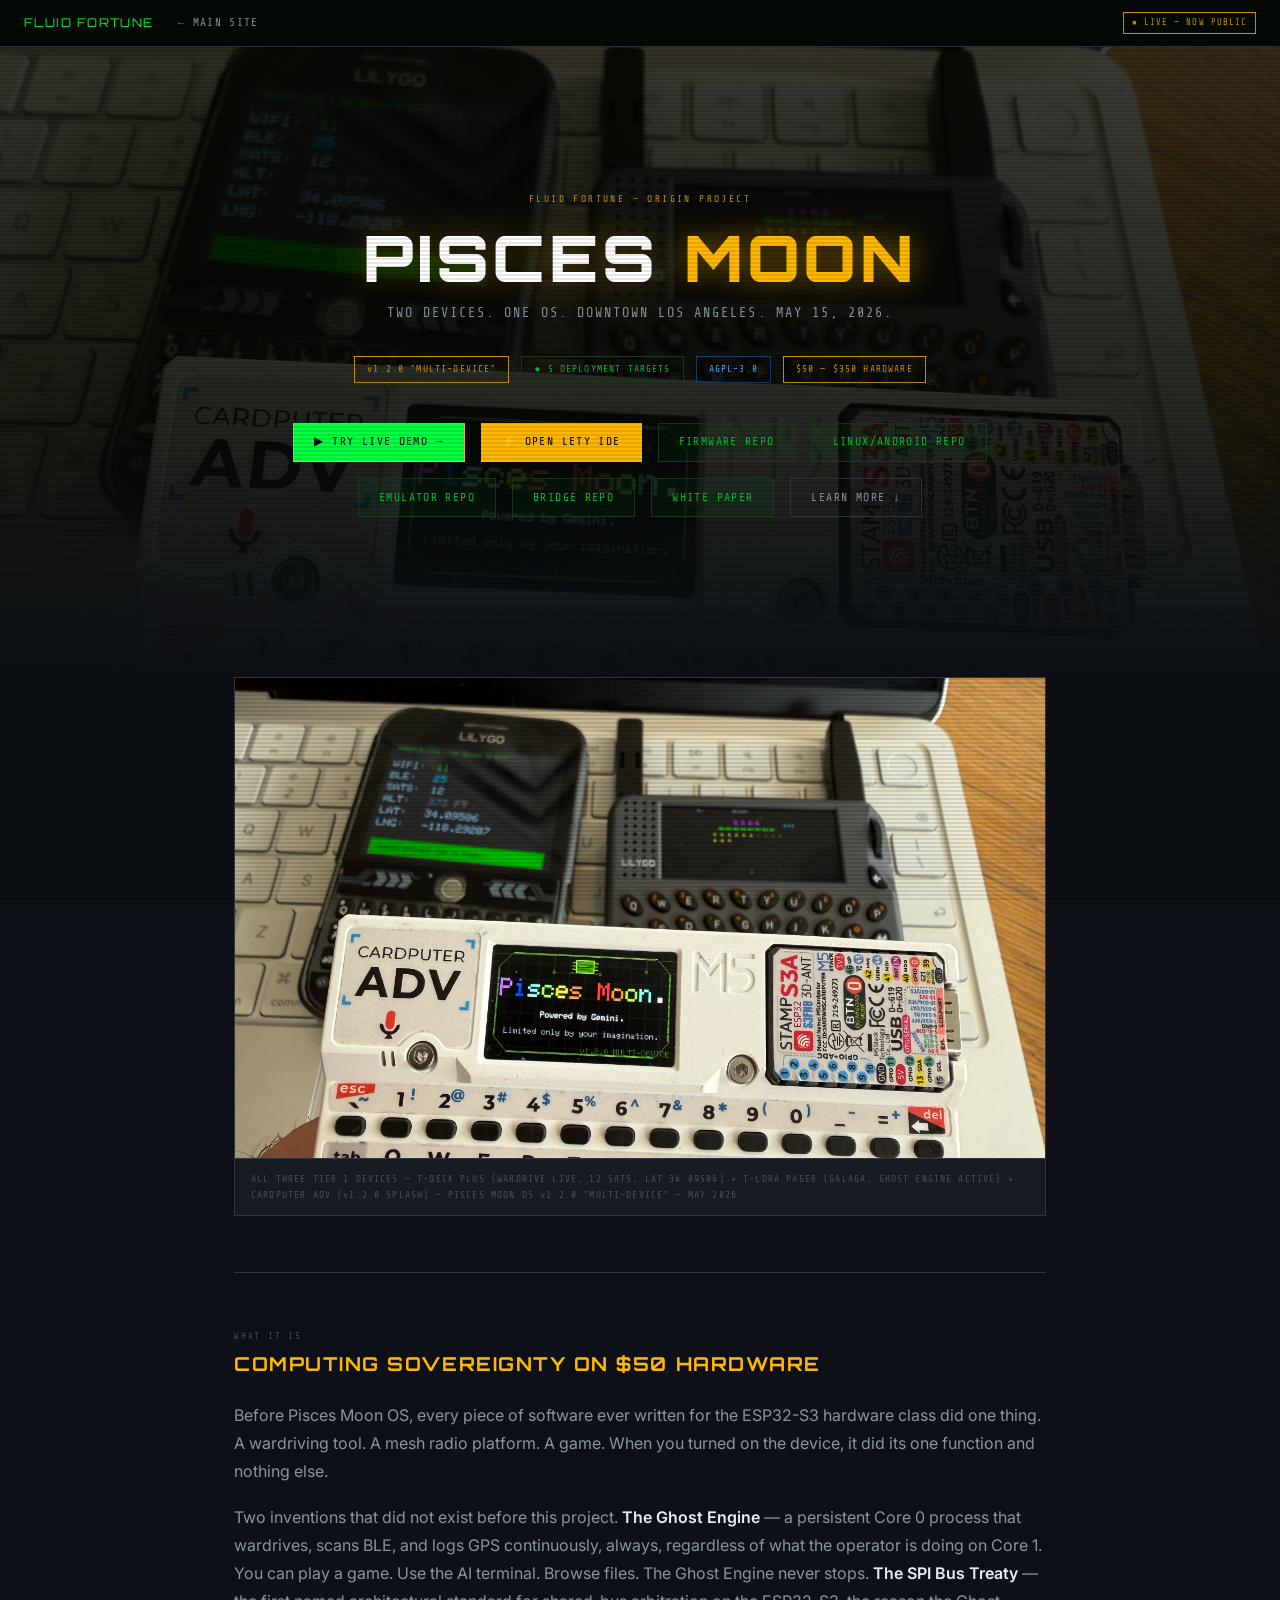
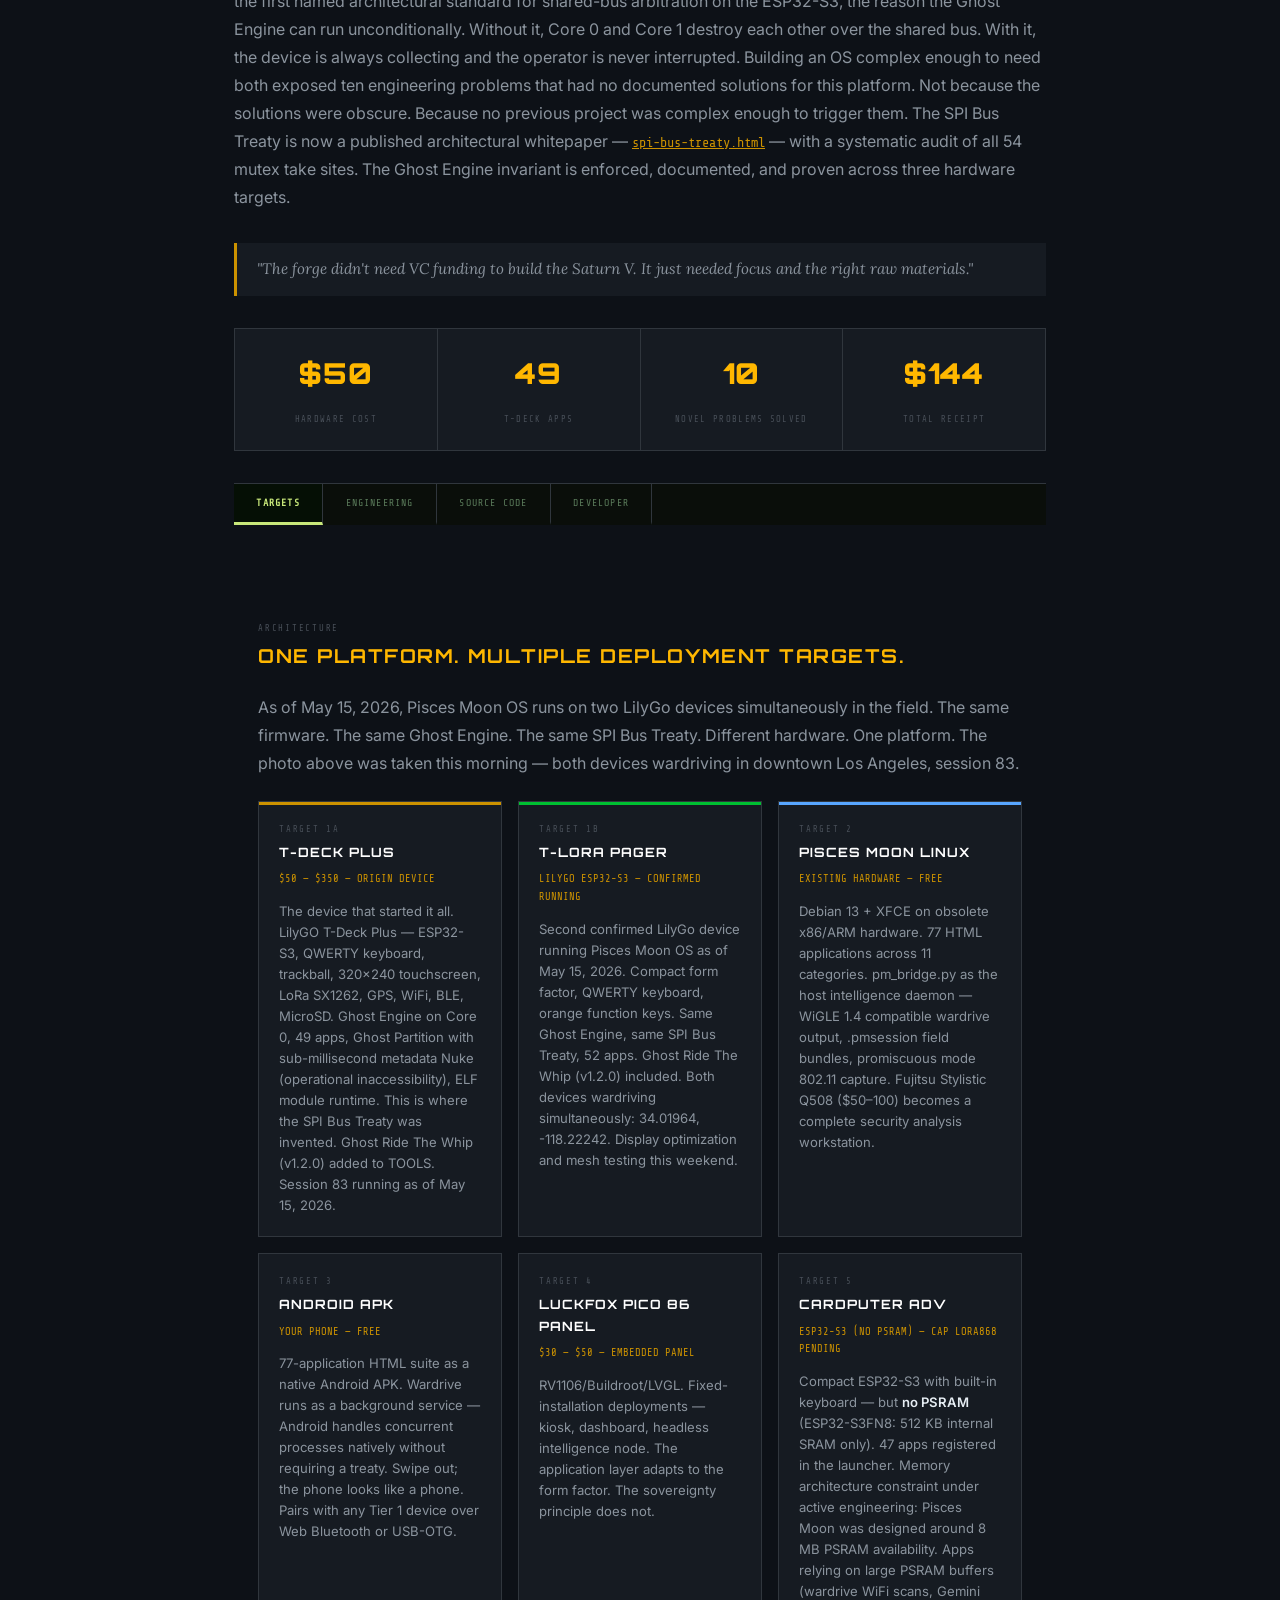
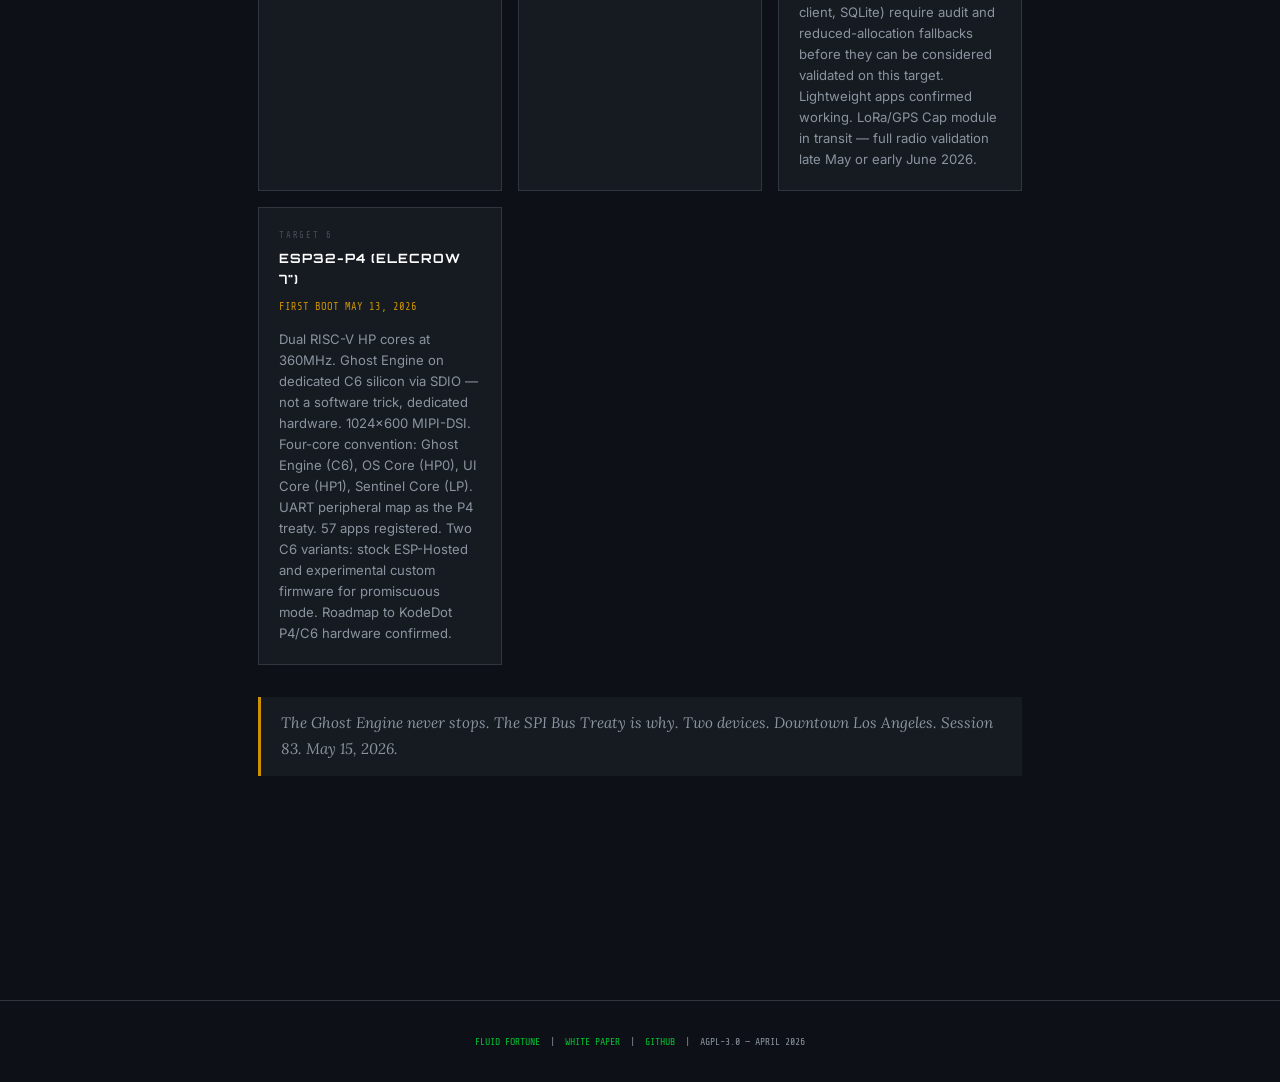
<file: pisces-moon.html>
<!DOCTYPE html>
<html lang="en">
<head>
  <meta charset="UTF-8">
  <meta name="viewport" content="width=device-width, initial-scale=1.0">
  <title>Pisces Moon OS | Sovereign Computing on $50 Hardware</title>
  <meta name="description" content="Pisces Moon OS v1.2.0 — the first known documented implementation of persistent dual-core background tasking for field intelligence collection on the ESP32-S3. Ghost Engine. SPI Bus Treaty. 52+ firmware apps. 77 HTML apps. Five deployment targets. Lety IDE. $144 total hardware cost.">
  <link rel="canonical" href="https://fluidfortune.com/pisces-moon.html">
  <meta property="og:type" content="website">
  <meta property="og:url" content="https://fluidfortune.com/pisces-moon.html">
  <meta property="og:title" content="Pisces Moon OS | Sovereign Computing on $50 Hardware">
  <meta property="og:description" content="Pisces Moon OS v1.2.0 — the first known documented implementation of persistent dual-core background tasking for field intelligence collection on the ESP32-S3. Ghost Engine. SPI Bus Treaty. 52+ firmware apps. 77 HTML apps. Five deployment targets. Lety IDE. $144 total hardware cost.">
  <meta property="og:image" content="https://fluidfortune.com/piscesmoon.jpeg">
  <link rel="preconnect" href="https://fonts.googleapis.com">
  <link rel="preload" as="style" href="https://fonts.googleapis.com/css2?family=Share+Tech+Mono&family=Orbitron:wght@700;900&family=Inter:wght@400;500;600&family=Lora:ital,wght@0,400;1,400&display=swap" onload="this.onload=null;this.rel='stylesheet'">
  <noscript><link rel="stylesheet" href="https://fonts.googleapis.com/css2?family=Share+Tech+Mono&family=Orbitron:wght@700;900&family=Inter:wght@400;500;600&family=Lora:ital,wght@0,400;1,400&display=swap"></noscript>
  <style>
    :root {
      --black:#050a05;--deep:#0d1117;--surface:#161b22;--border:#30363d;
      --green:#00ff41;--green-dim:#00c032;--green-mute:#1a3a1a;
      --amber:#ffb700;--amber-dim:#cc9200;
      --blue:#58a6ff;--purple:#bc8cff;
      --text:#e6edf3;--text-dim:#8b949e;--text-muted:#484f58;
      --font-mono:'Share Tech Mono',monospace;
      --font-ui:'Inter',sans-serif;
      --font-disp:'Orbitron',monospace;
      --font-serif:'Lora',Georgia,serif;
      --max-w:860px;
    }
    *,*::before,*::after{box-sizing:border-box;margin:0;padding:0}
    html{scroll-behavior:smooth}
    body{background:var(--deep);color:var(--text);font-family:var(--font-ui);line-height:1.7}

    /* Scanlines */
    body::before{content:'';position:fixed;inset:0;background:repeating-linear-gradient(to bottom,transparent,transparent 2px,rgba(0,0,0,0.1) 2px,rgba(0,0,0,0.1) 4px);pointer-events:none;z-index:9999}

    /* NAV */
    nav{background:var(--black);border-bottom:1px solid var(--border);padding:.75rem 1.5rem;display:flex;align-items:center;gap:1.5rem;position:sticky;top:0;z-index:100;backdrop-filter:blur(4px)}
    nav a{font-family:var(--font-disp);font-size:.75rem;color:var(--green);text-decoration:none;letter-spacing:.12em}
    nav a:hover{color:#fff}
    nav .back{color:var(--text-dim);font-family:var(--font-mono);font-size:.68rem}
    nav .back:hover{color:var(--green-dim)}
    nav .nav-spacer{flex:1}
    nav .badge{font-family:var(--font-mono);font-size:.55rem;color:var(--amber-dim);border:1px solid var(--amber-dim);padding:.15rem .5rem;letter-spacing:.12em}

    /* HERO */
    .hero{position:relative;overflow:hidden;min-height:70vh;display:flex;align-items:center;justify-content:center}
    .hero-bg{position:absolute;inset:0;background-image:url('IMG_0864.jpeg');background-size:cover;background-position:center center;filter:brightness(.35) saturate(1.1)}
    .hero-overlay{position:absolute;inset:0;background:linear-gradient(to bottom,rgba(5,10,5,.3) 0%,rgba(5,10,5,.6) 60%,var(--deep) 100%)}
    .hero-inner{position:relative;z-index:2;text-align:center;padding:4rem 1.5rem 5rem;max-width:var(--max-w);margin:0 auto}
    .hero-kicker{font-family:var(--font-mono);font-size:.6rem;letter-spacing:.25em;color:var(--amber-dim);margin-bottom:1rem;animation:fadeIn .6s ease both}
    .hero h1{font-family:var(--font-disp);font-size:clamp(2rem,7vw,4rem);color:#fff;font-weight:900;letter-spacing:.06em;line-height:1.1;margin-bottom:.5rem;text-shadow:0 0 40px rgba(255,183,0,.3);animation:fadeIn .6s .1s ease both}
    .hero h1 span{color:var(--amber);text-shadow:0 0 30px rgba(255,183,0,.5)}
    .hero-tagline{font-family:var(--font-mono);font-size:clamp(.7rem,1.5vw,.85rem);color:var(--text-dim);letter-spacing:.15em;margin-bottom:2rem;animation:fadeIn .6s .2s ease both}
    .hero-badges{display:flex;gap:.75rem;justify-content:center;flex-wrap:wrap;margin-bottom:2.5rem;animation:fadeIn .6s .3s ease both}
    .badge{font-family:var(--font-mono);font-size:.6rem;letter-spacing:.12em;padding:.25rem .75rem;border:1px solid}
    .badge-ver{color:var(--amber-dim);border-color:var(--amber-dim)}
    .badge-live{color:var(--green-dim);border-color:var(--green-mute);animation:pulse-border 2s ease-in-out infinite}
    .badge-agpl{color:var(--blue);border-color:#1a3a6a}
    .hero-cta{display:flex;gap:1rem;justify-content:center;flex-wrap:wrap;animation:fadeIn .6s .4s ease both}
    .btn{display:inline-block;font-family:var(--font-mono);font-size:.72rem;letter-spacing:.12em;padding:.55rem 1.25rem;text-decoration:none;transition:.2s;border:1px solid}
    .btn-primary{color:var(--black);background:var(--amber-dim);border-color:var(--amber)}
    .btn-primary:hover{background:var(--amber);box-shadow:0 0 20px rgba(255,183,0,.4)}
    .btn-sec{color:var(--green-dim);border-color:var(--green-mute);background:rgba(0,192,50,.05)}
    .btn-sec:hover{background:var(--green-mute);color:var(--green)}
    .btn-ghost{color:var(--text-dim);border-color:var(--border)}
    .btn-ghost:hover{border-color:var(--text-dim);color:var(--text)}

    /* MAIN */
    .main{max-width:var(--max-w);margin:0 auto;padding:0 1.5rem 6rem}

    /* Section */
    .section{padding:3.5rem 0 0;border-top:1px solid var(--border);margin-top:3.5rem}
    .section:first-child{margin-top:2.5rem;border-top:none}
    .section-label{font-family:var(--font-mono);font-size:.55rem;letter-spacing:.2em;color:var(--text-muted);margin-bottom:.5rem}
    .section-title{font-family:var(--font-disp);font-size:clamp(.95rem,2.5vw,1.2rem);color:var(--amber);font-weight:700;letter-spacing:.08em;margin-bottom:1.5rem;line-height:1.3}

    p{margin-bottom:1.1rem;color:var(--text-dim);line-height:1.75}
    p:last-child{margin-bottom:0}
    strong{color:var(--text);font-weight:600}

    /* Stats rail */
    .stats{display:grid;grid-template-columns:repeat(4,1fr);gap:1px;background:var(--border);margin:2rem 0;border:1px solid var(--border)}
    .stat{background:var(--surface);padding:1.25rem 1rem;text-align:center}
    .stat-num{font-family:var(--font-disp);font-size:clamp(1.2rem,3vw,1.8rem);color:var(--amber);font-weight:900;letter-spacing:.04em;display:block;margin-bottom:.3rem}
    .stat-label{font-family:var(--font-mono);font-size:.55rem;letter-spacing:.15em;color:var(--text-muted)}

    /* Tier cards */
    .tiers{display:grid;grid-template-columns:repeat(3,1fr);gap:1rem;margin:1.5rem 0}
    .tier-card{border:1px solid var(--border);background:var(--surface);padding:1.25rem;position:relative;overflow:hidden}
    .tier-card::before{content:'';position:absolute;top:0;left:0;width:100%;height:3px}
    .tier-card:nth-child(1)::before{background:var(--amber-dim)}
    .tier-card:nth-child(2)::before{background:var(--green-dim)}
    .tier-card:nth-child(3)::before{background:var(--blue)}
    .tier-num{font-family:var(--font-mono);font-size:.55rem;letter-spacing:.2em;color:var(--text-muted);margin-bottom:.3rem}
    .tier-title{font-family:var(--font-disp);font-size:.8rem;color:#fff;font-weight:700;letter-spacing:.08em;margin-bottom:.5rem}
    .tier-price{font-family:var(--font-mono);font-size:.65rem;color:var(--amber-dim);margin-bottom:.75rem}
    .tier-desc{font-size:.82rem;color:var(--text-dim);line-height:1.6}

    /* Problem list */
    .problems{display:flex;flex-direction:column;gap:.75rem;margin:1.5rem 0}
    .problem-item{border:1px solid var(--border);background:var(--surface);padding:1rem 1.25rem;border-left:3px solid var(--amber-dim);display:grid;grid-template-columns:auto 1fr;gap:1rem;align-items:start}
    .problem-num{font-family:var(--font-disp);font-size:.7rem;color:var(--amber-dim);font-weight:700;white-space:nowrap;padding-top:.1rem}
    .problem-content{}
    .problem-title{font-family:var(--font-ui);font-size:.88rem;color:var(--text);font-weight:600;margin-bottom:.25rem}
    .problem-desc{font-size:.8rem;color:var(--text-dim);line-height:1.55;margin:0}

    /* Repo cards */
    .repos{display:grid;grid-template-columns:1fr 1fr;gap:1rem;margin:1.5rem 0}
    .repo-card{border:1px solid var(--border);background:var(--surface);padding:1.25rem;transition:border-color .2s}
    .repo-card:hover{border-color:var(--green-dim)}
    .repo-card::before{content:'';display:block;width:100%;height:3px;background:var(--green-mute);margin-bottom:1rem}
    .repo-name{font-family:var(--font-disp);font-size:.85rem;color:#fff;font-weight:700;letter-spacing:.08em;margin-bottom:.25rem}
    .repo-sub{font-family:var(--font-mono);font-size:.58rem;color:var(--text-muted);letter-spacing:.1em;margin-bottom:.75rem}
    .repo-desc{font-size:.82rem;color:var(--text-dim);line-height:1.6;margin-bottom:1rem}
    .repo-link{font-family:var(--font-mono);font-size:.65rem;color:var(--green-dim);text-decoration:none;letter-spacing:.1em;border:1px solid var(--green-mute);padding:.3rem .7rem;display:inline-block;transition:.15s}
    .repo-link:hover{background:var(--green-mute);color:var(--green)}

    /* Quote */
    blockquote{border-left:3px solid var(--amber-dim);margin:2rem 0;padding:.85rem 1.25rem;background:var(--surface);font-family:var(--font-serif);font-style:italic;color:var(--text-dim);font-size:.95rem;line-height:1.7}


    /* ── TAB SYSTEM ──────────────────────────────── */
    .tab-nav{display:flex;gap:0;border-bottom:none;overflow-x:auto;scrollbar-width:none;position:sticky;top:0;background:#0a0e0a;z-index:50;margin:0;padding:0 0 0 0;border-top:1px solid var(--border)}
    .tab-nav::-webkit-scrollbar{display:none}
    .tab-btn{
      font-family:var(--font-mono);font-size:.62rem;letter-spacing:.12em;
      color:#5a7a5a;padding:.85rem 1.4rem;
      background:none;border:none;
      border-bottom:3px solid transparent;
      border-right:1px solid var(--border);
      cursor:pointer;white-space:nowrap;
      transition:.2s;text-transform:uppercase;
      margin-bottom:0;
    }
    .tab-btn:hover{color:#c8e87a;background:rgba(200,232,122,.06);border-bottom-color:rgba(200,232,122,.3)}
    .tab-btn.active{
      color:#c8e87a;
      background:#050f05;
      border-bottom:3px solid #c8e87a;
      font-weight:bold;
    }
    .tab-panel{display:none !important}
    .tab-panel.active{display:block !important}

    /* CTA block */
    .cta-block{border:1px solid var(--amber-dim);background:var(--surface);padding:2rem;text-align:center;margin-top:3rem;position:relative;overflow:hidden}
    .cta-block::before{content:'';position:absolute;top:0;left:0;width:100%;height:3px;background:linear-gradient(90deg,var(--amber-dim),var(--amber),var(--amber-dim));background-size:200%;animation:burn 3s linear infinite}
    .cta-title{font-family:var(--font-disp);font-size:clamp(.9rem,2.5vw,1.1rem);color:#fff;font-weight:900;letter-spacing:.08em;margin-bottom:.75rem}
    .cta-desc{font-size:.88rem;color:var(--text-dim);margin-bottom:1.5rem;max-width:500px;margin-left:auto;margin-right:auto}
    .cta-links{display:flex;gap:.75rem;justify-content:center;flex-wrap:wrap}

    /* Footer */
    footer{border-top:1px solid var(--border);padding:2rem 1.5rem;text-align:center;font-family:var(--font-mono);font-size:.62rem;color:var(--text-muted)}
    footer a{color:var(--green-dim);text-decoration:none}

    @keyframes fadeIn{from{opacity:0;transform:translateY(12px)}to{opacity:1;transform:translateY(0)}}
    @keyframes pulse-border{0%,100%{box-shadow:none}50%{box-shadow:0 0 8px rgba(0,255,65,.25)}}
    @keyframes burn{0%{background-position:0%}100%{background-position:200%}}
    @keyframes pulse{0%,100%{opacity:1}50%{opacity:.5}}

    @media(max-width:700px){
      .stats{grid-template-columns:repeat(2,1fr)}
      .tiers{grid-template-columns:1fr}
      .repos{grid-template-columns:1fr}
      .hero{min-height:60vh}
    }
  </style>
</head>
<body>

<nav>
  <a href="https://fluidfortune.com">FLUID FORTUNE</a>
  <a href="https://fluidfortune.com" class="back">← MAIN SITE</a>
  <div class="nav-spacer"></div>
  <span class="badge badge-live">● LIVE — NOW PUBLIC</span>
</nav>

<!-- HERO -->
<div class="hero">
  <div class="hero-bg"></div>
  <div class="hero-overlay"></div>
  <div class="hero-inner">
    <div class="hero-kicker">FLUID FORTUNE — ORIGIN PROJECT</div>
    <h1>PISCES <span>MOON</span></h1>
    <div class="hero-tagline">TWO DEVICES. ONE OS. DOWNTOWN LOS ANGELES. MAY 15, 2026.</div>
    <div class="hero-badges">
      <span class="badge badge-ver">v1.2.0 "MULTI-DEVICE"</span>
      <span class="badge badge-live">● 5 DEPLOYMENT TARGETS</span>
      <span class="badge badge-agpl">AGPL-3.0</span>
      <span class="badge badge-ver">$50 — $350 HARDWARE</span>
    </div>
    <div class="hero-cta">
      <a href="https://piscesdemo.fluidfortune.com" class="btn btn-primary" target="_blank" rel="noopener" style="background:var(--green);color:#0a1410">▶ TRY LIVE DEMO →</a>
      <a href="https://lety.fluidfortune.com" class="btn btn-primary" target="_blank" rel="noopener" style="background:var(--amber);color:#0a0807">⚡ OPEN LETY IDE</a>
      <a href="https://github.com/FluidFortune/pisces-moon-os" class="btn btn-sec" target="_blank" rel="noopener">FIRMWARE REPO</a>
      <a href="https://github.com/FluidFortune/pisces-moon-linux" class="btn btn-sec" target="_blank" rel="noopener">LINUX/ANDROID REPO</a>
      <a href="https://github.com/FluidFortune/emulator" class="btn btn-sec" target="_blank" rel="noopener">EMULATOR REPO</a>
      <a href="https://github.com/FluidFortune/pisces-bridge" class="btn btn-sec" target="_blank" rel="noopener">BRIDGE REPO</a>
      <a href="sovereignty.html" class="btn btn-sec">WHITE PAPER</a>
      <a href="#architecture" class="btn btn-ghost">LEARN MORE ↓</a>
    </div>
  </div>
</div>

<div class="main">

  <!-- FIELD PHOTO -->
  <div class="section" style="padding-top:0;border-top:none;margin-top:0">
    <figure style="margin:0 0 0 0;background:var(--surface);border:1px solid var(--border);overflow:hidden">
      <img src="IMG_0864.jpeg" alt="Two LilyGo devices running Pisces Moon OS simultaneously — T-Deck Plus and T-LoRa Pager — both wardriving in downtown Los Angeles, May 15, 2026" style="width:100%;display:block;max-height:480px;object-fit:cover;object-position:center">
      <figcaption style="font-family:var(--font-mono);font-size:.6rem;letter-spacing:.12em;color:var(--text-muted);padding:.75rem 1rem;border-top:1px solid var(--border);background:var(--surface)">
        ALL THREE TIER 1 DEVICES — T-DECK PLUS (WARDRIVE LIVE, 12 SATS, LAT 34.09506) + T-LORA PAGER (GALAGA, GHOST ENGINE ACTIVE) + CARDPUTER ADV (v1.2.0 SPLASH) — PISCES MOON OS v1.2.0 "MULTI-DEVICE" — MAY 2026
      </figcaption>
    </figure>
  </div>



  <!-- THE PITCH -->
  <div class="section" id="architecture">
    <div class="section-label">WHAT IT IS</div>
    <h2 class="section-title">COMPUTING SOVEREIGNTY ON $50 HARDWARE</h2>

    <p>Before Pisces Moon OS, every piece of software ever written for the ESP32-S3 hardware class did one thing. A wardriving tool. A mesh radio platform. A game. When you turned on the device, it did its one function and nothing else.</p>

    <p>Two inventions that did not exist before this project. <strong>The Ghost Engine</strong> — a persistent Core 0 process that wardrives, scans BLE, and logs GPS continuously, always, regardless of what the operator is doing on Core 1. You can play a game. Use the AI terminal. Browse files. The Ghost Engine never stops. <strong>The SPI Bus Treaty</strong> — the first named architectural standard for shared-bus arbitration on the ESP32-S3, the reason the Ghost Engine can run unconditionally. Without it, Core 0 and Core 1 destroy each other over the shared bus. With it, the device is always collecting and the operator is never interrupted. Building an OS complex enough to need both exposed ten engineering problems that had no documented solutions for this platform. Not because the solutions were obscure. Because no previous project was complex enough to trigger them. The SPI Bus Treaty is now a published architectural whitepaper — <a href="spi-bus-treaty.html" style="color:var(--amber-dim);font-family:var(--font-mono);font-size:.85em">spi-bus-treaty.html</a> — with a systematic audit of all 54 mutex take sites. The Ghost Engine invariant is enforced, documented, and proven across three hardware targets.</p>

    <blockquote>"The forge didn't need VC funding to build the Saturn V. It just needed focus and the right raw materials."</blockquote>

    <div class="stats">
      <div class="stat"><span class="stat-num">$50</span><span class="stat-label">HARDWARE COST</span></div>
      <div class="stat"><span class="stat-num">49</span><span class="stat-label">T-DECK APPS</span></div>
      <div class="stat"><span class="stat-num">10</span><span class="stat-label">NOVEL PROBLEMS SOLVED</span></div>
      <div class="stat"><span class="stat-num">$144</span><span class="stat-label">TOTAL RECEIPT</span></div>
    </div>
  </div>


<div class="tab-nav" id="pm-tabs">
  <button class="tab-btn" data-tab="targets">TARGETS</button>
  <button class="tab-btn" data-tab="engineering">ENGINEERING</button>
  <button class="tab-btn" data-tab="source">SOURCE CODE</button>
  <button class="tab-btn" data-tab="developer">DEVELOPER</button>
</div>

<div id="tab-targets" class="tab-panel">
  <div class="main">
  <!-- DEPLOYMENT TARGETS -->
  <div class="section">
    <div class="section-label">ARCHITECTURE</div>
    <h2 class="section-title">ONE PLATFORM. MULTIPLE DEPLOYMENT TARGETS.</h2>

    <p>As of May 15, 2026, Pisces Moon OS runs on two LilyGo devices simultaneously in the field. The same firmware. The same Ghost Engine. The same SPI Bus Treaty. Different hardware. One platform. The photo above was taken this morning — both devices wardriving in downtown Los Angeles, session 83.</p>

    <div class="tiers">
      <div class="tier-card">
        <div class="tier-num">TARGET 1A</div>
        <div class="tier-title">T-DECK PLUS</div>
        <div class="tier-price">$50 — $350 — ORIGIN DEVICE</div>
        <div class="tier-desc">The device that started it all. LilyGO T-Deck Plus — ESP32-S3, QWERTY keyboard, trackball, 320×240 touchscreen, LoRa SX1262, GPS, WiFi, BLE, MicroSD. Ghost Engine on Core 0, 49 apps, Ghost Partition with sub-millisecond metadata Nuke (operational inaccessibility), ELF module runtime. This is where the SPI Bus Treaty was invented. Ghost Ride The Whip (v1.2.0) added to TOOLS. Session 83 running as of May 15, 2026.</div>
      </div>
      <div class="tier-card">
        <div class="tier-num">TARGET 1B</div>
        <div class="tier-title">T-LORA PAGER</div>
        <div class="tier-price">LILYGO ESP32-S3 — CONFIRMED RUNNING</div>
        <div class="tier-desc">Second confirmed LilyGo device running Pisces Moon OS as of May 15, 2026. Compact form factor, QWERTY keyboard, orange function keys. Same Ghost Engine, same SPI Bus Treaty, 52 apps. Ghost Ride The Whip (v1.2.0) included. Both devices wardriving simultaneously: 34.01964, -118.22242. Display optimization and mesh testing this weekend.</div>
      </div>
      <div class="tier-card">
        <div class="tier-num">TARGET 2</div>
        <div class="tier-title">PISCES MOON LINUX</div>
        <div class="tier-price">EXISTING HARDWARE — FREE</div>
        <div class="tier-desc">Debian 13 + XFCE on obsolete x86/ARM hardware. 77 HTML applications across 11 categories. pm_bridge.py as the host intelligence daemon — WiGLE 1.4 compatible wardrive output, .pmsession field bundles, promiscuous mode 802.11 capture. Fujitsu Stylistic Q508 ($50–100) becomes a complete security analysis workstation.</div>
      </div>
      <div class="tier-card">
        <div class="tier-num">TARGET 3</div>
        <div class="tier-title">ANDROID APK</div>
        <div class="tier-price">YOUR PHONE — FREE</div>
        <div class="tier-desc">77-application HTML suite as a native Android APK. Wardrive runs as a background service — Android handles concurrent processes natively without requiring a treaty. Swipe out; the phone looks like a phone. Pairs with any Tier 1 device over Web Bluetooth or USB-OTG.</div>
      </div>
      <div class="tier-card">
        <div class="tier-num">TARGET 4</div>
        <div class="tier-title">LUCKFOX PICO 86 PANEL</div>
        <div class="tier-price">$30 — $50 — EMBEDDED PANEL</div>
        <div class="tier-desc">RV1106/Buildroot/LVGL. Fixed-installation deployments — kiosk, dashboard, headless intelligence node. The application layer adapts to the form factor. The sovereignty principle does not.</div>
      </div>
      <div class="tier-card">
        <div class="tier-num">TARGET 5</div>
        <div class="tier-title">CARDPUTER ADV</div>
        <div class="tier-price">ESP32-S3 (NO PSRAM) — CAP LORA868 PENDING</div>
        <div class="tier-desc">Compact ESP32-S3 with built-in keyboard — but <strong>no PSRAM</strong> (ESP32-S3FN8: 512 KB internal SRAM only). 47 apps registered in the launcher. Memory architecture constraint under active engineering: Pisces Moon was designed around 8 MB PSRAM availability. Apps relying on large PSRAM buffers (wardrive WiFi scans, Gemini client, SQLite) require audit and reduced-allocation fallbacks before they can be considered validated on this target. Lightweight apps confirmed working. LoRa/GPS Cap module in transit — full radio validation late May or early June 2026.</div>
      </div>
      <div class="tier-card">
        <div class="tier-num">TARGET 6</div>
        <div class="tier-title">ESP32-P4 (ELECROW 7")</div>
        <div class="tier-price">FIRST BOOT MAY 13, 2026</div>
        <div class="tier-desc">Dual RISC-V HP cores at 360MHz. Ghost Engine on dedicated C6 silicon via SDIO — not a software trick, dedicated hardware. 1024×600 MIPI-DSI. Four-core convention: Ghost Engine (C6), OS Core (HP0), UI Core (HP1), Sentinel Core (LP). UART peripheral map as the P4 treaty. 57 apps registered. Two C6 variants: stock ESP-Hosted and experimental custom firmware for promiscuous mode. Roadmap to KodeDot P4/C6 hardware confirmed.</div>
      </div>
    </div>

    <blockquote style="margin-top:2rem">The Ghost Engine never stops. The SPI Bus Treaty is why. Two devices. Downtown Los Angeles. Session 83. May 15, 2026.</blockquote>
  </div>


  </div>
</div>

<div id="tab-engineering" class="tab-panel">
  <div class="main">
  <!-- SIX PROBLEMS -->
  <div class="section">
    <div class="section-label">THE ENGINEERING</div>
    <h2 class="section-title">TEN NOVEL PROBLEMS — NONE IN THE LITERATURE BEFORE THIS PROJECT</h2>

    <p>The first six problems did not exist in prior documentation because no previous ESP32-S3 project was complex enough to trigger them. Problems seven and eight emerged during the T-LoRa Pager port — hardware-variant GPIO collisions and SPI bus state corruption. Problem nine is the Ghost Engine silent failure mode on devices with deferred SD mount. Problem ten is the first hardware-enforced ELF sandbox on the ESP32-S3 for a general-purpose OS. All ten solutions are now the public reference standard for this hardware class. <a href="device-architecture.html" style="color:var(--amber-dim);font-family:var(--font-mono);font-size:.8em">DEVICE ARCHITECTURE REFERENCE →</a></p>

    <div class="problems">
      <div class="problem-item">
        <div class="problem-num">01</div>
        <div class="problem-content">
          <div class="problem-title">The SPI Bus Conflict</div>
          <p class="problem-desc">MicroSD and LoRa radio share the SPI bus. Simultaneous operation under sustained load causes non-deterministic Guru Meditation crashes. Solution: <strong>The SPI Bus Treaty</strong> — the first named architectural standard for shared-bus arbitration on the ESP32-S3. Not a bug fix. A protocol. A platform contract that every OS component and every third-party developer must follow. The first documented instance of this solution class on this hardware. It now belongs to the public technical literature.</p>
        </div>
      </div>
      <div class="problem-item">
        <div class="problem-num">02</div>
        <div class="problem-content">
          <div class="problem-title">Memory Exhaustion Under Simultaneous Workloads</div>
          <p class="problem-desc">Running wardriving, AI client, BLE scanner, GPS, LoRa, and 60fps UI simultaneously exhausts 320KB internal SRAM. Crashes in different subsystems appeared as different bugs. Solution: PSRAM heap redirection via single compiler flag — first application in a general-purpose OS context.</p>
        </div>
      </div>
      <div class="problem-item">
        <div class="problem-num">03</div>
        <div class="problem-content">
          <div class="problem-title">Dual-Core Task Synchronization</div>
          <p class="problem-desc">Core 0 (Ghost Engine) and Core 1 (UI) concurrent SD card access corrupts SdFat linked list data structures. Only manifests at high WiFi network density — invisible in lab, near-certain in downtown Los Angeles. Solution: FreeRTOS mutex + radio state flag. Zero crashes after implementation.</p>
        </div>
      </div>
      <div class="problem-item">
        <div class="problem-num">04</div>
        <div class="problem-content">
          <div class="problem-title">Dense RF Environment Instability</div>
          <p class="problem-desc">150+ simultaneous BLE advertising devices cause callback stack overflow. GPS timeouts, display corruption, and random reboots were all the same root cause. Cannot be discovered in a lab. Solution: stack sizing, hard scan buffer limit, GPS drain loops — all three required simultaneously.</p>
        </div>
      </div>
      <div class="problem-item">
        <div class="problem-num">05</div>
        <div class="problem-content">
          <div class="problem-title">Security Architecture Under Hardware Timing Constraints</div>
          <p class="problem-desc">AES encryption — the standard solution — holds the SPI bus long enough to crash the device. The security requirement and hardware constraint were irreconcilable within the original framing. Solution: reframe the requirement. Metadata deletion renders all Ghost Partition data operationally inaccessible in milliseconds, within Treaty budget. The underlying flash sectors retain data until overwritten — the Nuke provides time-pressure inaccessibility, not forensic destruction.</p>
        </div>
      </div>
      <div class="problem-item">
        <div class="problem-num">06</div>
        <div class="problem-content">
          <div class="problem-title">GPS Module Hardware Variation</div>
          <p class="problem-desc">LilyGO manufactured two production batches with different GPS modules at different baud rates. Undocumented. Silent failure — no error output. Solution: baud rate auto-detection. First documented solution to this hardware variation problem.</p>
        </div>
      </div>
    </div>
  </div>


  </div>
</div>

<div id="tab-source" class="tab-panel">
  <div class="main">
  <!-- REPOSITORIES -->
  <div class="section">
    <div class="section-label">SOURCE CODE</div>
    <h2 class="section-title">OPEN SOURCE — AGPL-3.0</h2>

    <p>All technical claims are verifiable against the public codebase. Both repositories are licensed under AGPL-3.0. Commercial licensing available for enterprise deployments that cannot comply with copyleft requirements.</p>

    <div class="repos">
      <div class="repo-card">
        <div class="repo-name">PISCES MOON OS</div>
        <div class="repo-sub">ESP32-S3 EMBEDDED FIRMWARE</div>
        <div class="repo-desc">The core firmware for the LilyGO T-Deck Plus. Where the Ghost Engine and the SPI Bus Treaty live. 49 apps (T-Deck Plus), 52 apps (T-LoRa Pager), dual-core architecture, Ghost Partition, ELF module runtime. Also covers the M5Stack Cardputer port.</div>
        <a href="https://github.com/FluidFortune/pisces-moon-os" class="repo-link" target="_blank" rel="noopener">github.com/FluidFortune/pisces-moon-os →</a>
      </div>
      <div class="repo-card">
        <div class="repo-name">PISCES MOON LINUX</div>
        <div class="repo-sub">LINUX DISTRO + ANDROID APK + LUCKFOX PANEL</div>
        <div class="repo-desc">76-application HTML suite. Debian 13 + XFCE distribution for obsolete x86/ARM hardware. Android APK wrapper. Luckfox Pico 86 Panel build. Same single-file HTML applications across all three targets — deploy with cp, update with git pull.</div>
        <a href="https://github.com/FluidFortune/pisces-moon-linux" class="repo-link" target="_blank" rel="noopener">github.com/FluidFortune/pisces-moon-linux →</a>
      </div>
      <div class="repo-card">
        <div class="repo-name">PISCES MOON EMULATOR</div>
        <div class="repo-sub">BROWSER EMULATOR — T-DECK PLUS &amp; KODE DOT</div>
        <div class="repo-desc">A browser-based emulator for the full Pisces Moon environment, targeting both T-Deck Plus and Kode Dot hardware. Try the OS without flashing a device. Live at piscesdemo.fluidfortune.com — three modes: pre-written demo, live AI with your free Gemini key, and hardware bridge mode for connected device data.</div>
        <a href="https://github.com/FluidFortune/emulator" class="repo-link" target="_blank" rel="noopener">github.com/FluidFortune/emulator →</a>
      </div>
      <div class="repo-card">
        <div class="repo-name">LETY — PISCES MOON IDE</div>
        <div class="repo-sub">BROWSER IDE WITH CLOUD BUILD &amp; WEB SERIAL FLASH</div>
        <div class="repo-desc">The complete developer environment for Pisces Moon, in your browser. Monaco editor with API autocomplete. Live preview emulator. 13 templates including Wardriver (full SPI Bus Treaty), Mesh Messenger, Bridge App extension, and D-pad App (compiles for both T-Deck Plus and Kode Dot). Cloud build via PlatformIO. Web Serial flash directly to your T-Deck — no toolchain install required. Live at lety.fluidfortune.com.</div>
        <a href="https://lety.fluidfortune.com" class="repo-link" target="_blank" rel="noopener">lety.fluidfortune.com →</a>
      </div>
      <div class="repo-card">
        <div class="repo-name">PM_BRIDGE.PY</div>
        <div class="repo-sub">HOST INTELLIGENCE DAEMON — 2,754 LINES, ZERO EXTRA DEPS</div>
        <div class="repo-desc">The host-side bridge daemon that unifies T-Deck radio data, host OS WiFi/BLE (CoreWLAN, nmcli, netsh, termux), and the 77-app HTML suite into one WebSocket protocol. WiGLE 1.4 compatible wardrive CSV output. .pmsession portable session bundles. Promiscuous mode 802.11 frame capture. macOS, Linux, Windows, Android. Ships with pisces-moon-linux repo. Start with <code>python3 pm_bridge.py</code>.</div>
        <a href="https://github.com/FluidFortune/pisces-moon-linux" class="repo-link" target="_blank" rel="noopener">github.com/FluidFortune/pisces-moon-linux →</a>
      </div>
      <div class="repo-card">
        <div class="repo-name">PISCES BRIDGE</div>
        <div class="repo-sub">FIRMWARE — TURNS ANY ESP32 INTO A SENSOR</div>
        <div class="repo-desc">Firmware that turns any ESP32 dev board into a Pisces Bridge sensor — streaming WiFi, BLE, LoRa, and GPS detections live over USB to any host. Bridges don't log; they stream. The host owns persistence. Generic ESP32/ESP32-S3 firmware ($5-15) and full T-Beam Supreme S3 firmware (~$60) with WiFi, BLE, LoRa, GPS, and OLED. JSON over USB Serial. Forward-compatible protocol. Multiple bridges, one host.</div>
        <a href="https://github.com/FluidFortune/pisces-bridge" class="repo-link" target="_blank" rel="noopener">github.com/FluidFortune/pisces-bridge →</a>
      </div>
    </div>
  </div>

  <!-- CTA -->

  </div>
</div>

<div id="tab-developer" class="tab-panel">
  <div class="main">
    <div class="section">
      <div class="section-label">DEVELOPER ECOSYSTEM</div>
      <h2 class="section-title">BUILD PISCES MOON APPS — NO TOOLCHAIN REQUIRED</h2>
      <p>Three tools for developers. Try the OS without hardware. Write apps without installing PlatformIO. Flash directly from Chrome. All in the browser.</p>
    </div>
  <div class="cta-block">
    <div class="cta-title">READ THE SOVEREIGNTY WHITE PAPER</div>
    <p class="cta-desc">The full technical and philosophical documentation. Five industry assumptions being disproved. Six novel engineering problems documented. Two markets, one platform. All claims verifiable.</p>
    <div class="cta-links">
      <a href="sovereignty.html" class="btn btn-primary">READ THE WHITE PAPER →</a>
      <a href="https://github.com/FluidFortune/pisces-moon-os" class="btn btn-sec" target="_blank" rel="noopener">VIEW SOURCE CODE</a>
      <a href="project.html" class="btn btn-ghost">THE FULL PROJECT</a>
    </div>
  </div>

</div>

    <div class="section">
      <div class="section-label">DEVICE ARCHITECTURE</div>
      <h2 class="section-title">MULTI-DEVICE REFERENCE</h2>
      <p>T-Deck Plus vs T-LoRa Pager — display topology, input abstraction, power management, SPI Bus Treaty differences, boot sequence comparison, and ten common pitfalls when writing cross-device code.</p>
      <div style="margin:1.5rem 0">
        <a href="device-architecture.html" class="btn btn-primary" style="background:var(--amber-dim);color:#0a0807">OPEN DEVICE ARCHITECTURE →</a>
      </div>
    </div>
  </div>
</div>


<footer>
  <p>
    <a href="https://fluidfortune.com">FLUID FORTUNE</a>
    &nbsp;|&nbsp;
    <a href="sovereignty.html">WHITE PAPER</a>
    &nbsp;|&nbsp;
    <a href="https://github.com/FluidFortune">GITHUB</a>
    &nbsp;|&nbsp;
    AGPL-3.0 — APRIL 2026
  </p>
</footer>


<script>
(function() {
  function activateTab(id) {
    document.querySelectorAll('#pm-tabs .tab-btn').forEach(function(b) {
      b.classList.toggle('active', b.dataset.tab === id);
    });
    document.querySelectorAll('#pm-tabs ~ .tab-panel').forEach(function(p) {
      p.classList.toggle('active', p.id === 'tab-' + id);
    });
  }
  var tabs = document.querySelectorAll('#pm-tabs .tab-btn');
  tabs.forEach(function(btn) {
    btn.addEventListener('click', function() {
      var id = btn.dataset.tab;
      history.replaceState(null, '', '#' + id);
      activateTab(id);
    });
  });
  var hash = location.hash.replace('#','');
  var valid = Array.from(tabs).map(function(b){return b.dataset.tab;});
  activateTab(valid.includes(hash) ? hash : valid[0]);
})();
</script>

</body>
</html>
</file>
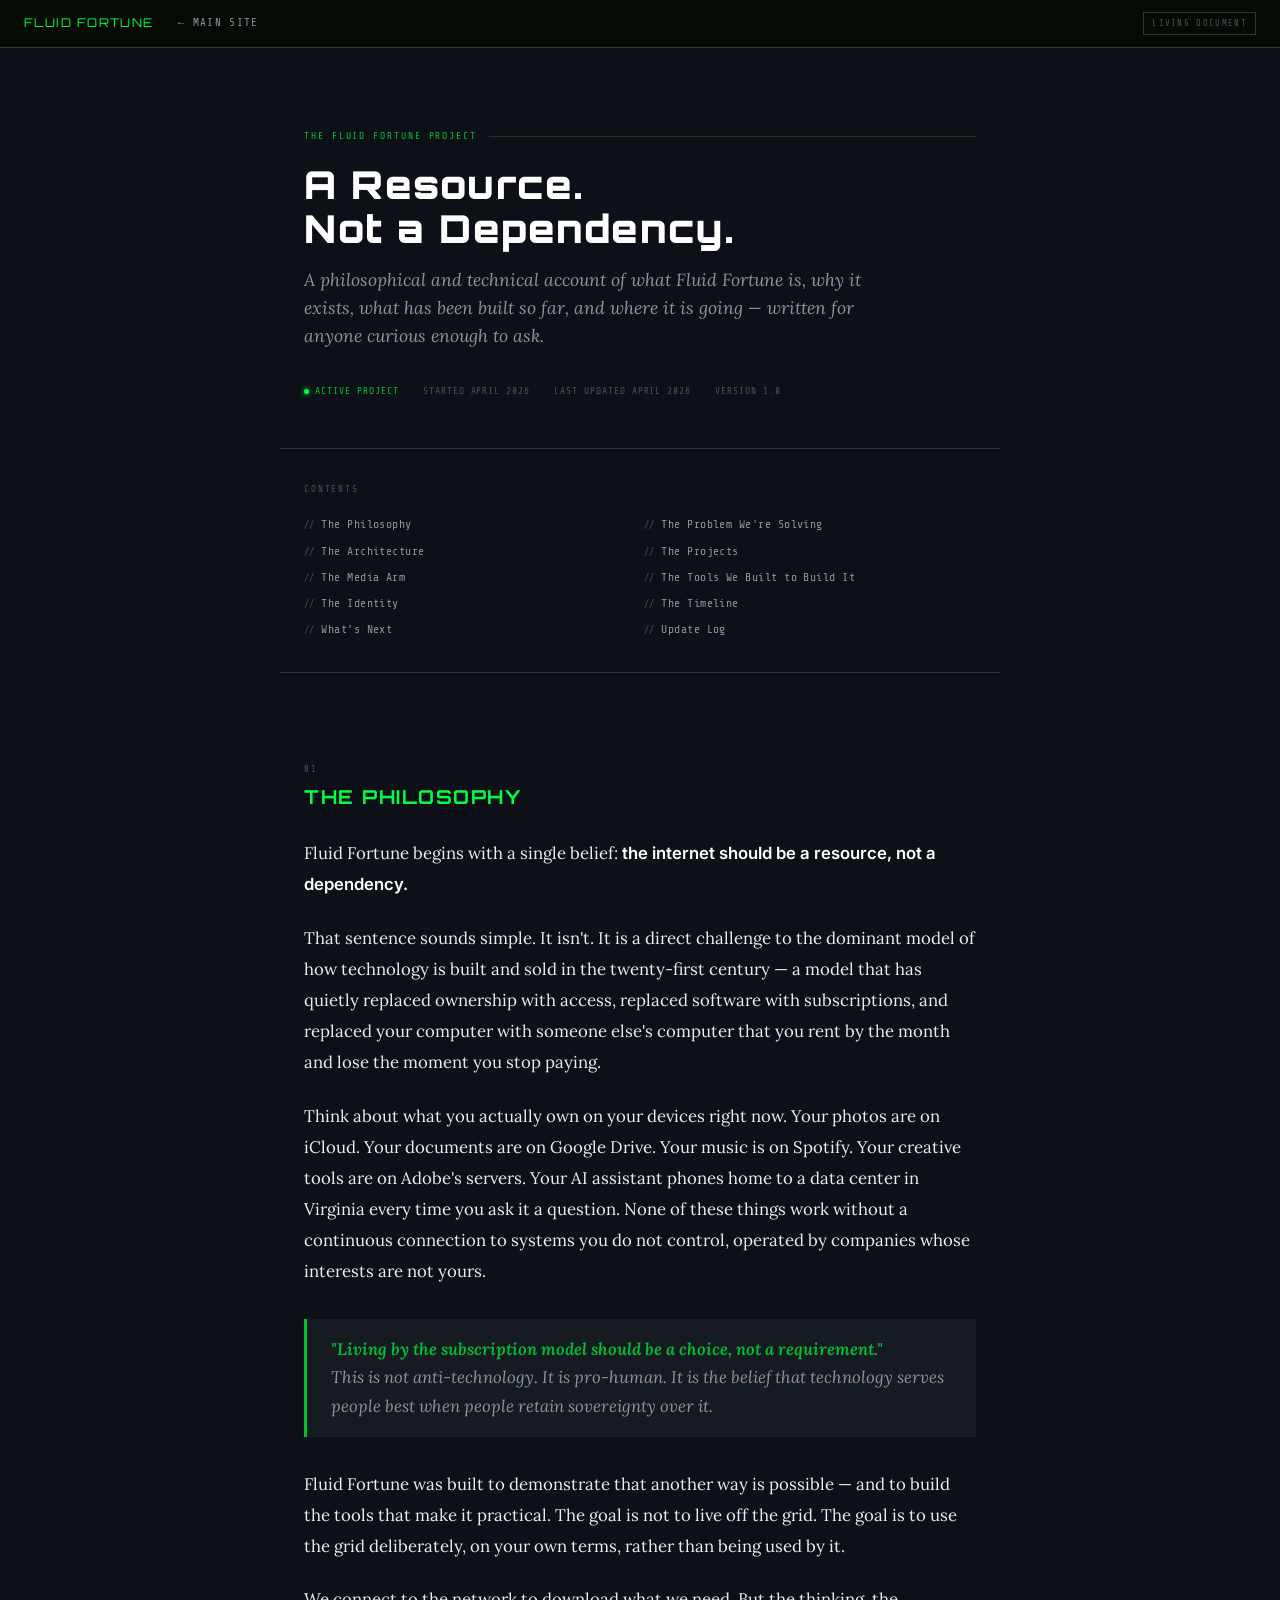
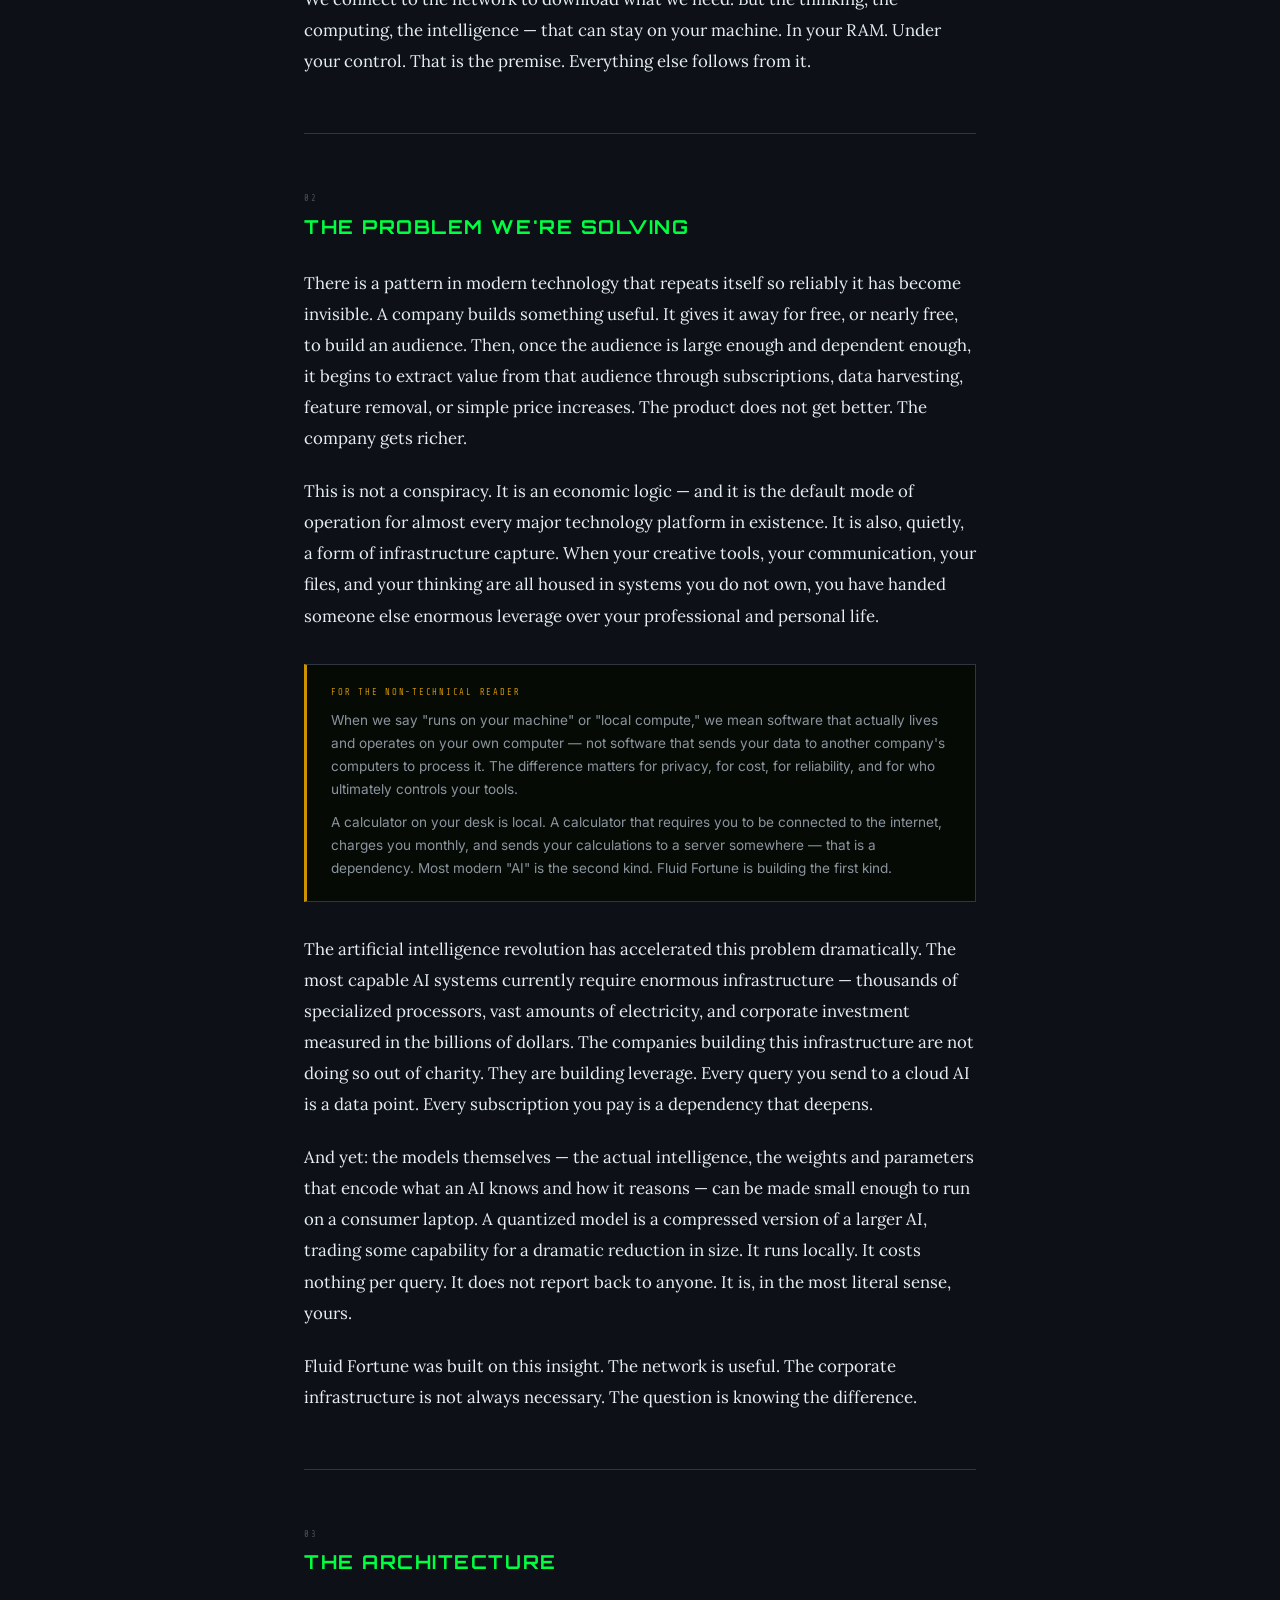
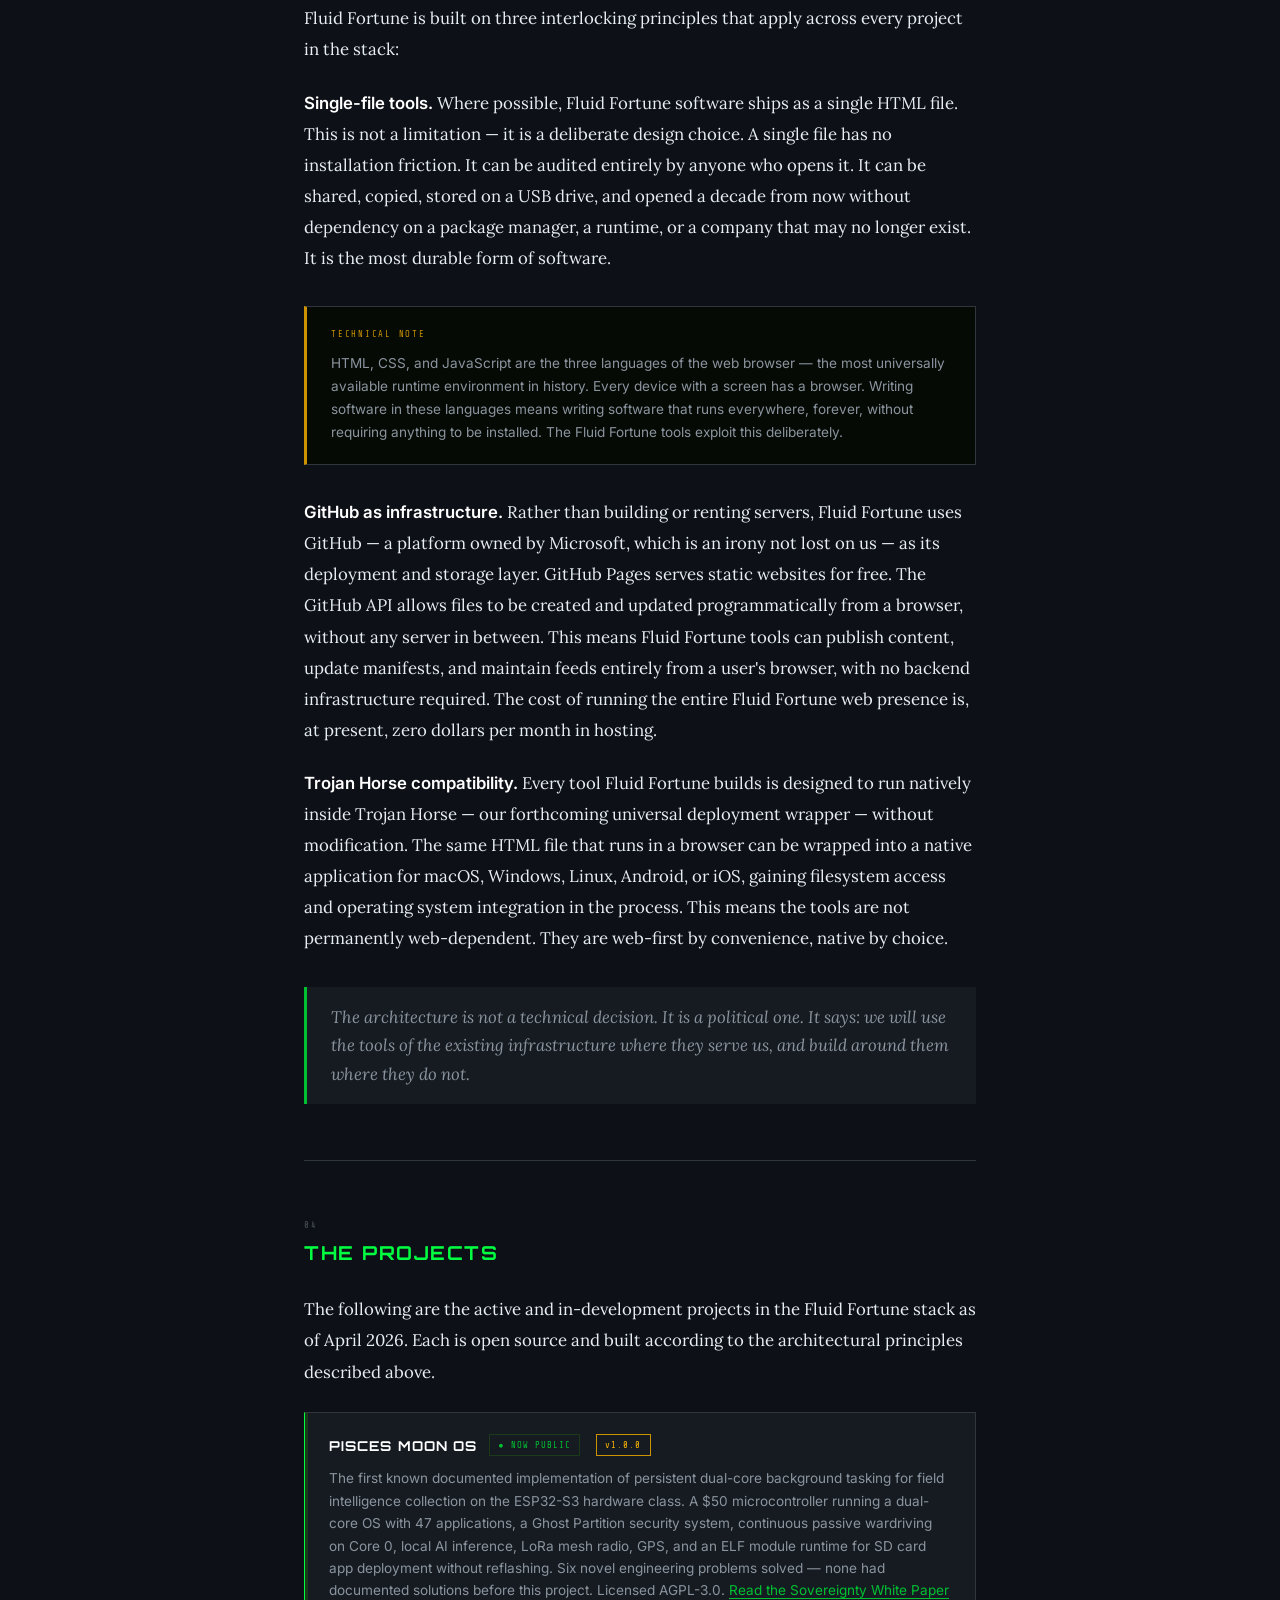
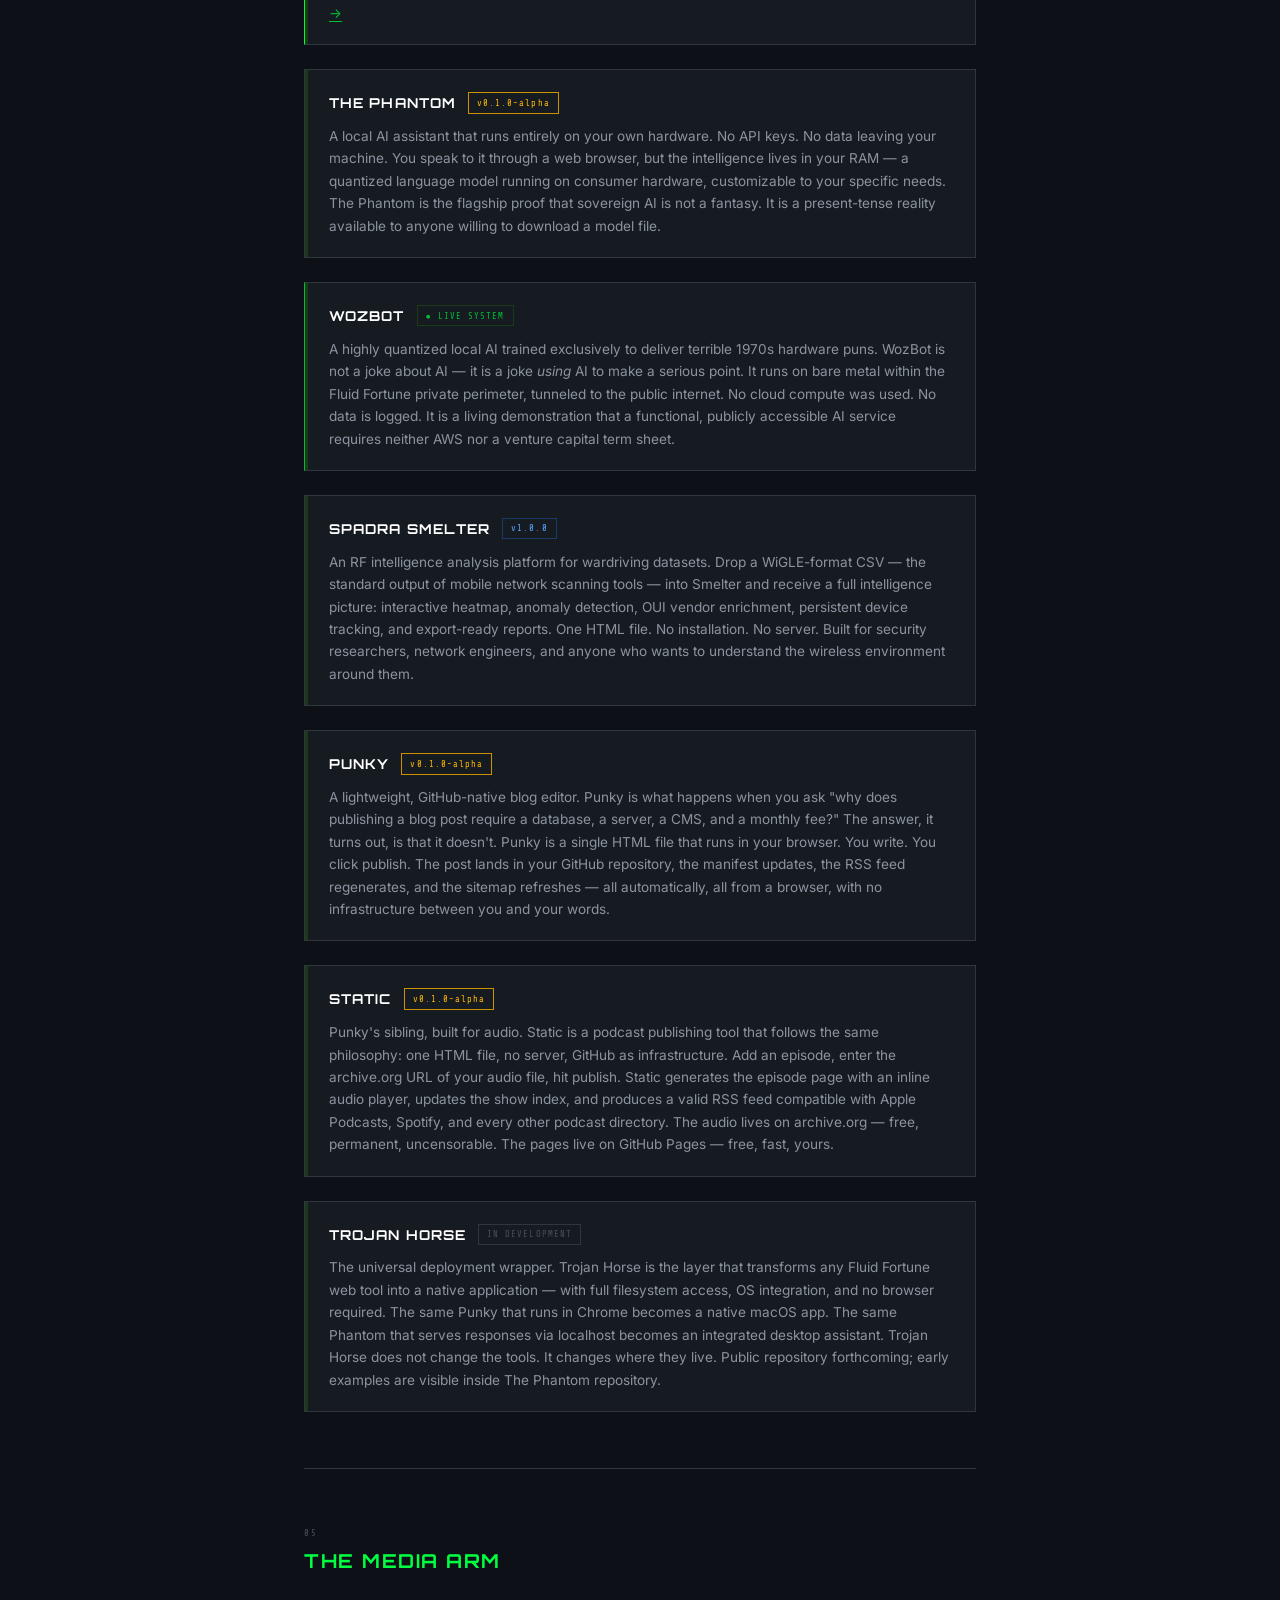
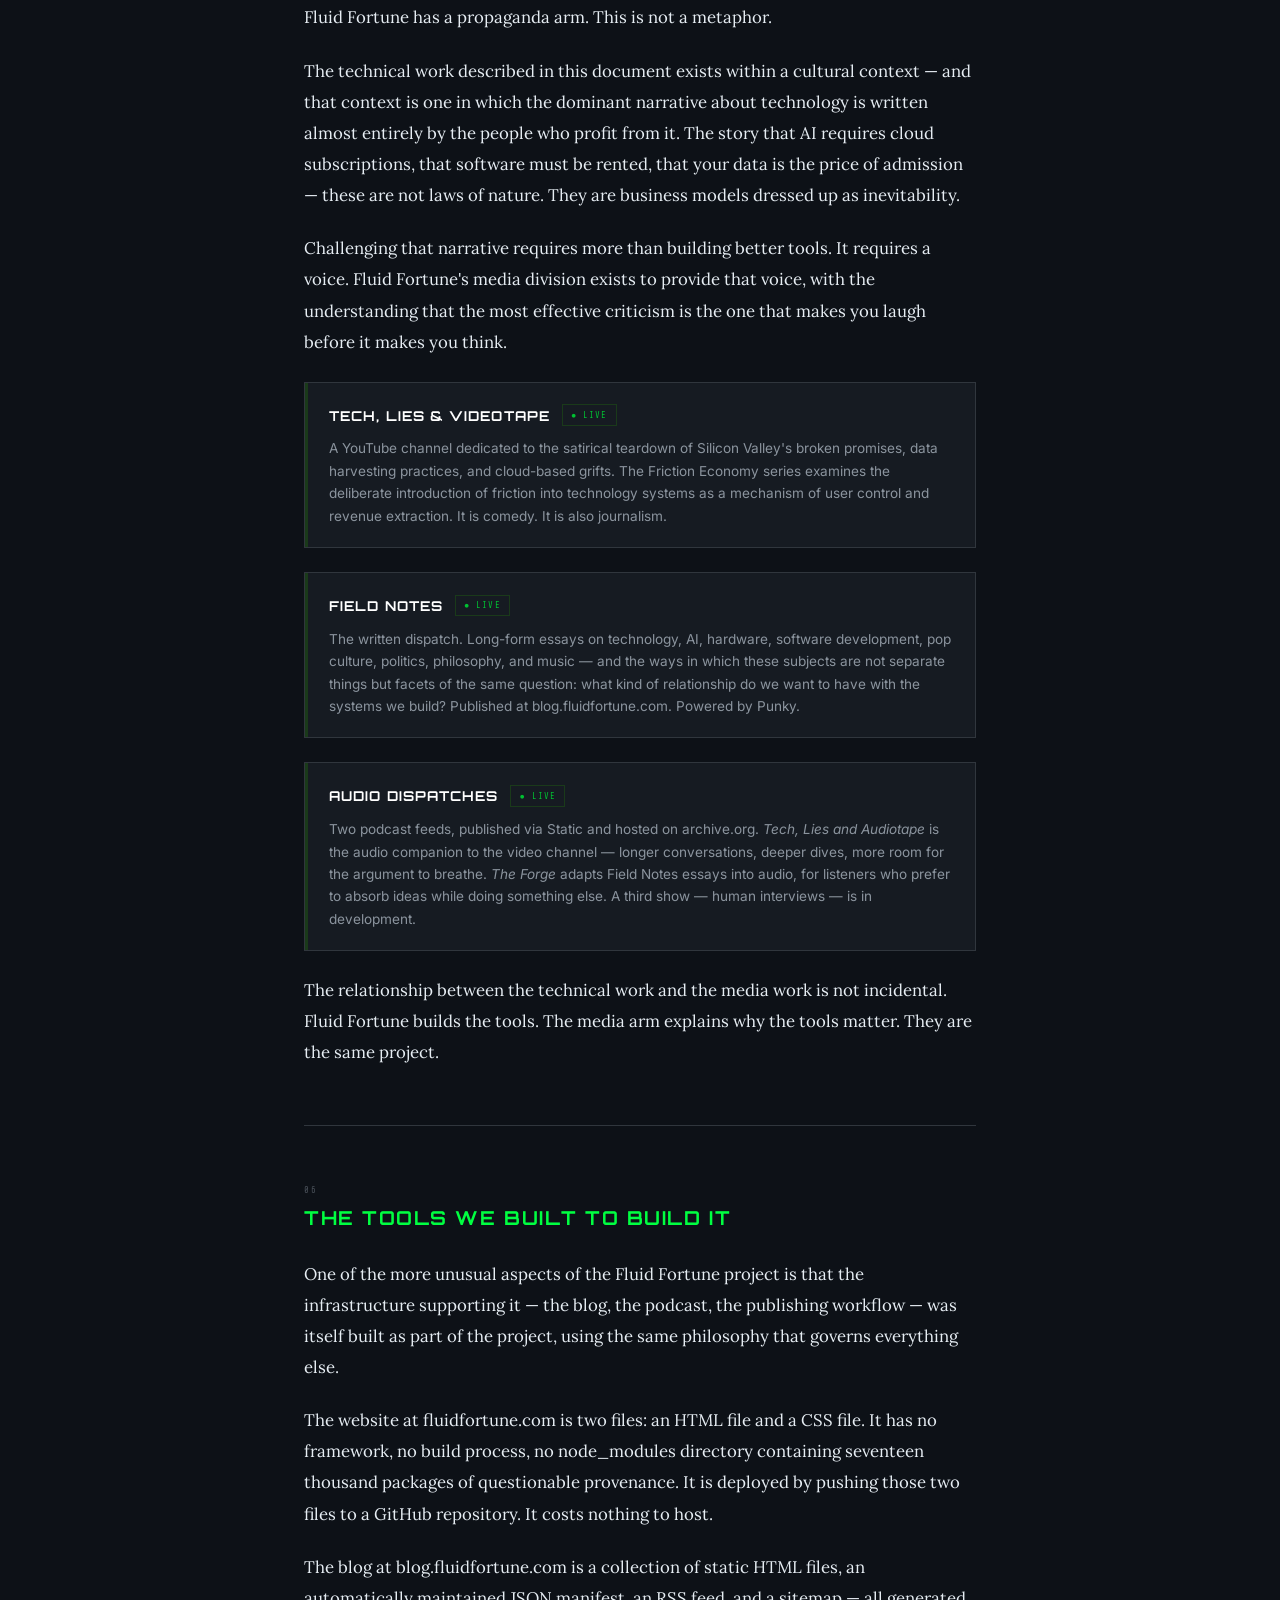
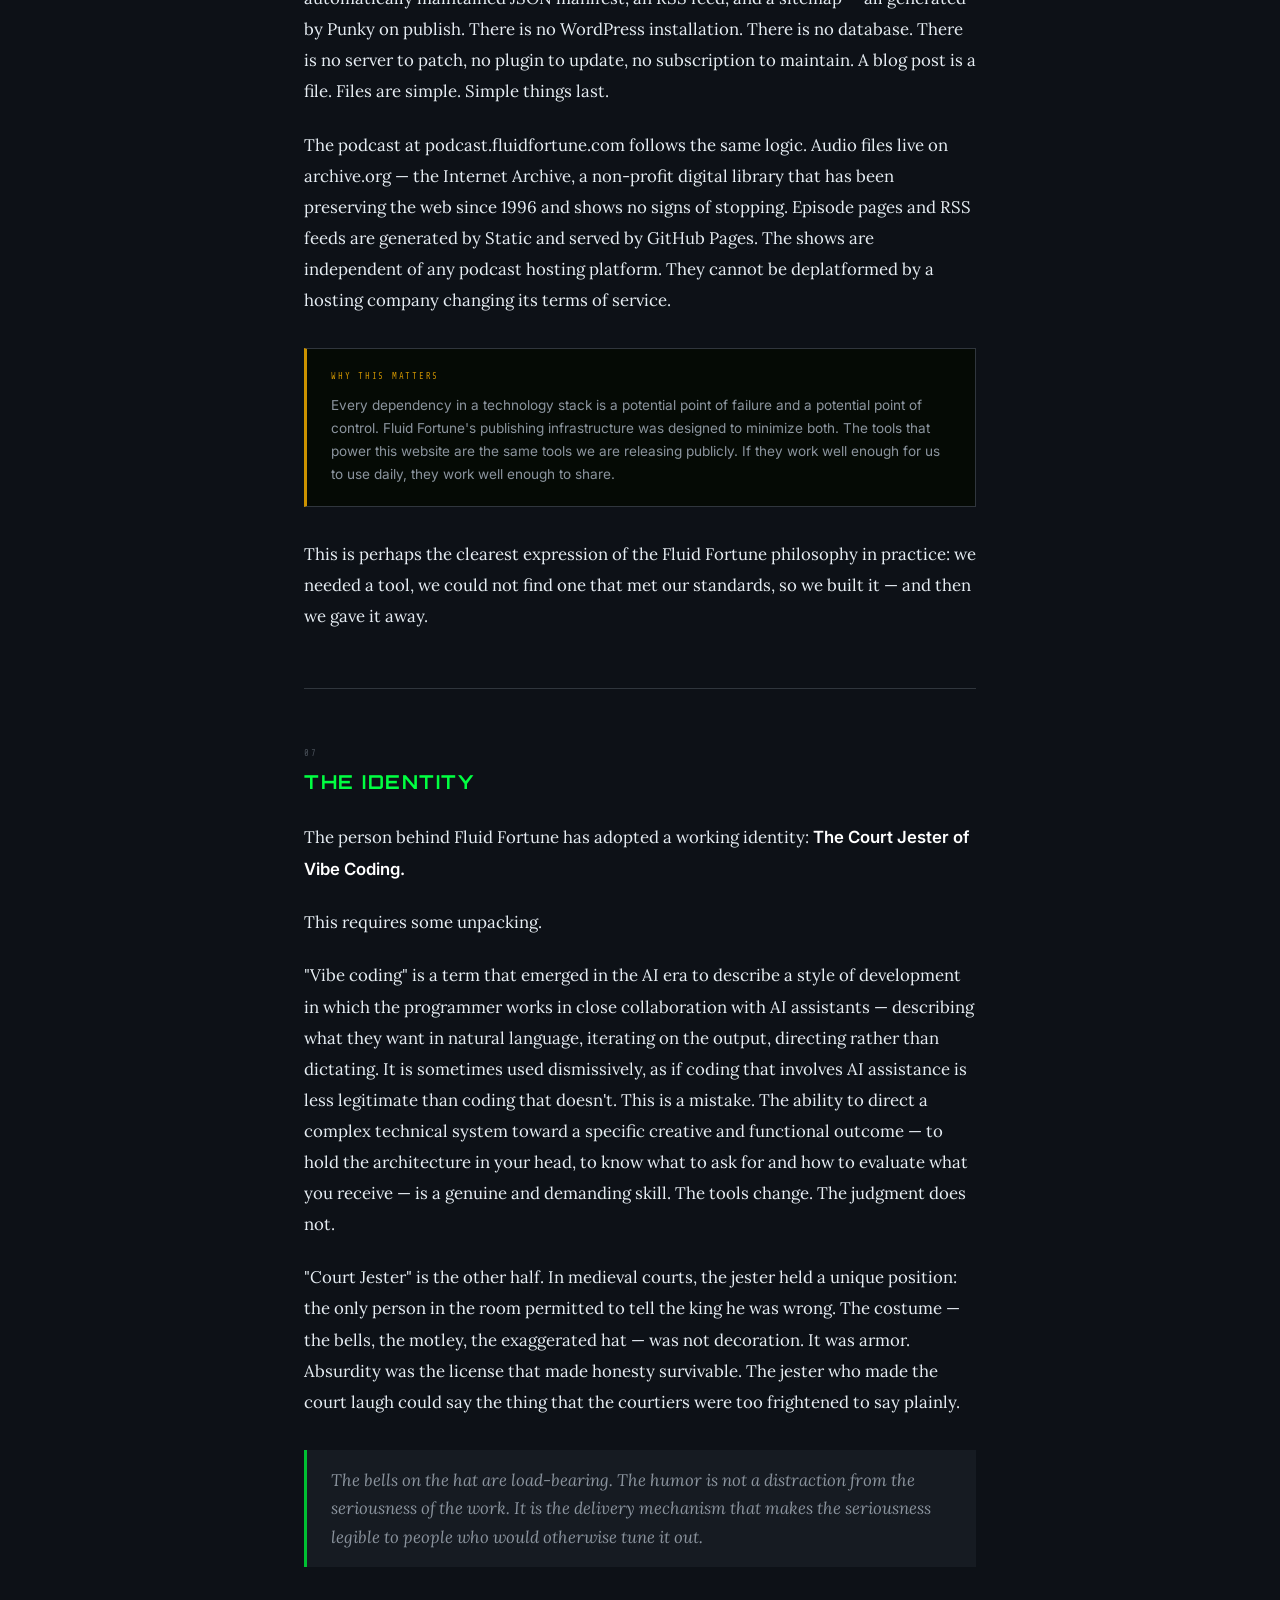
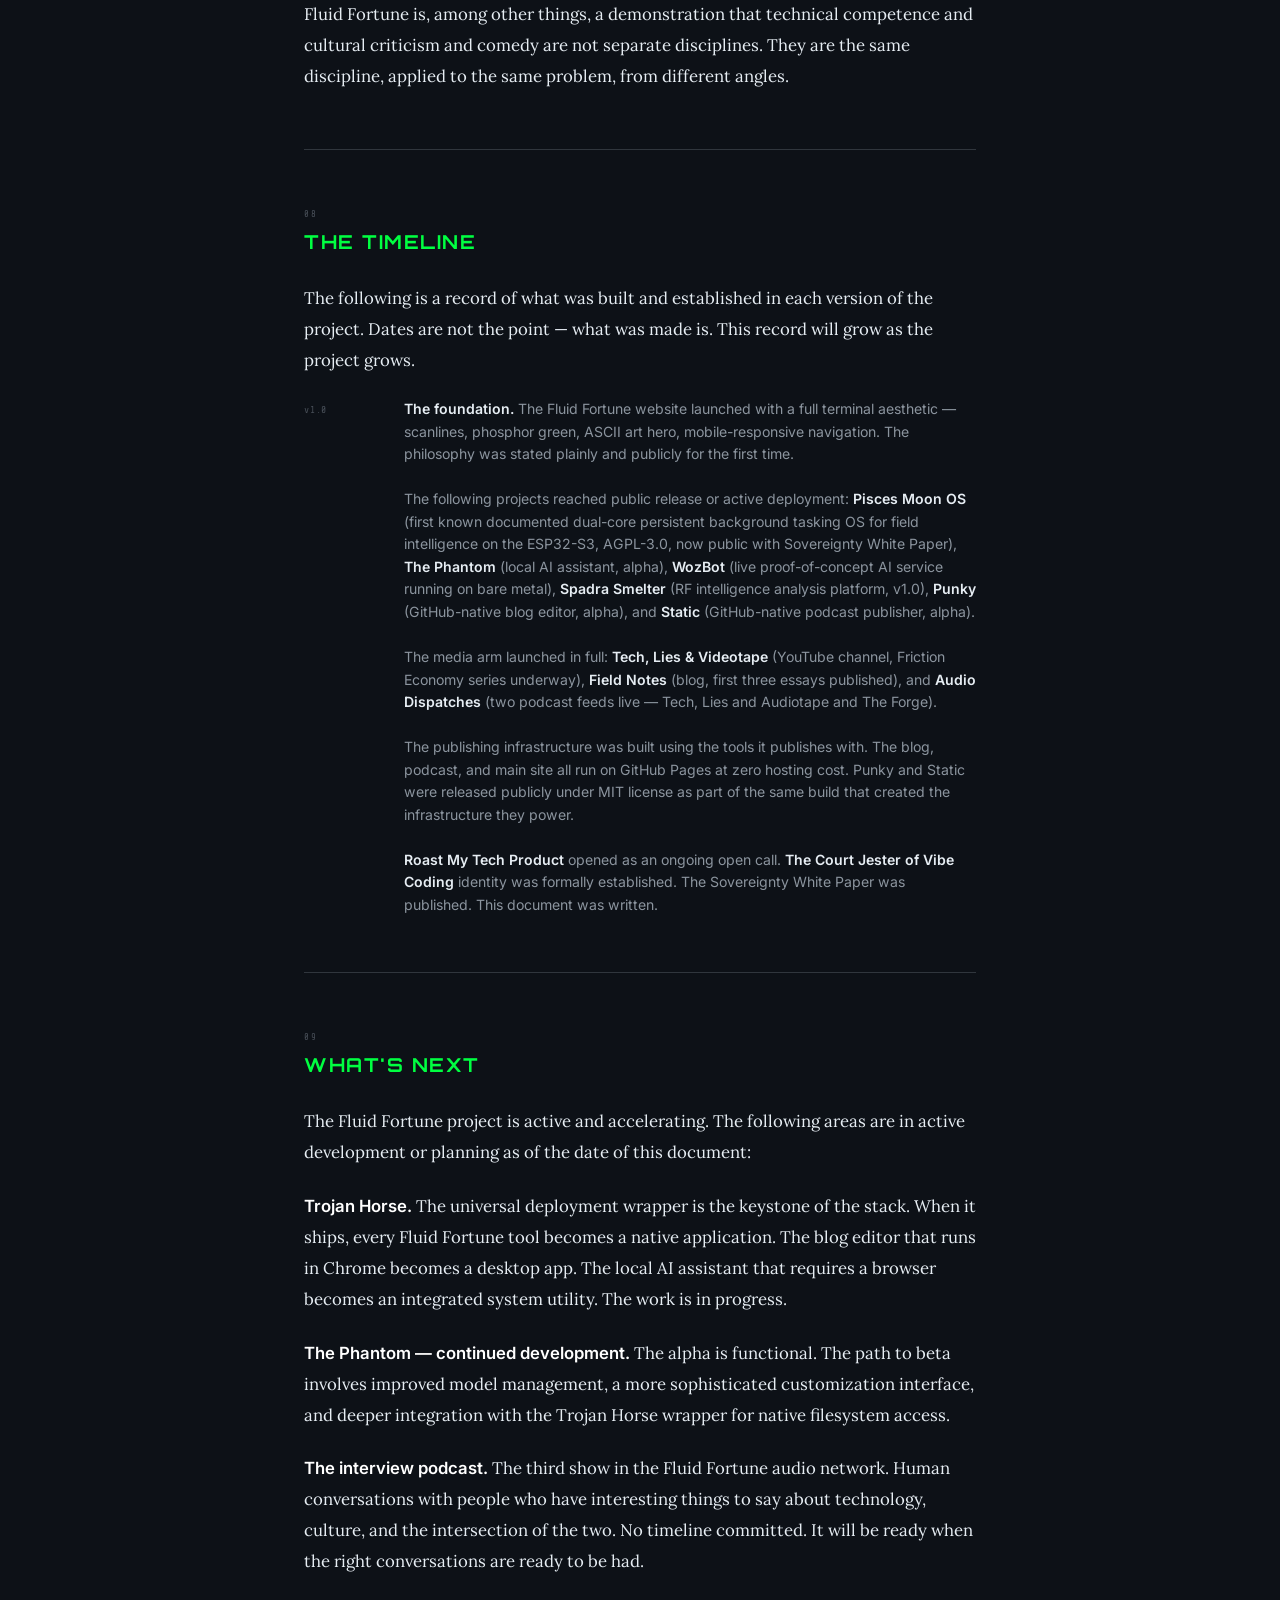
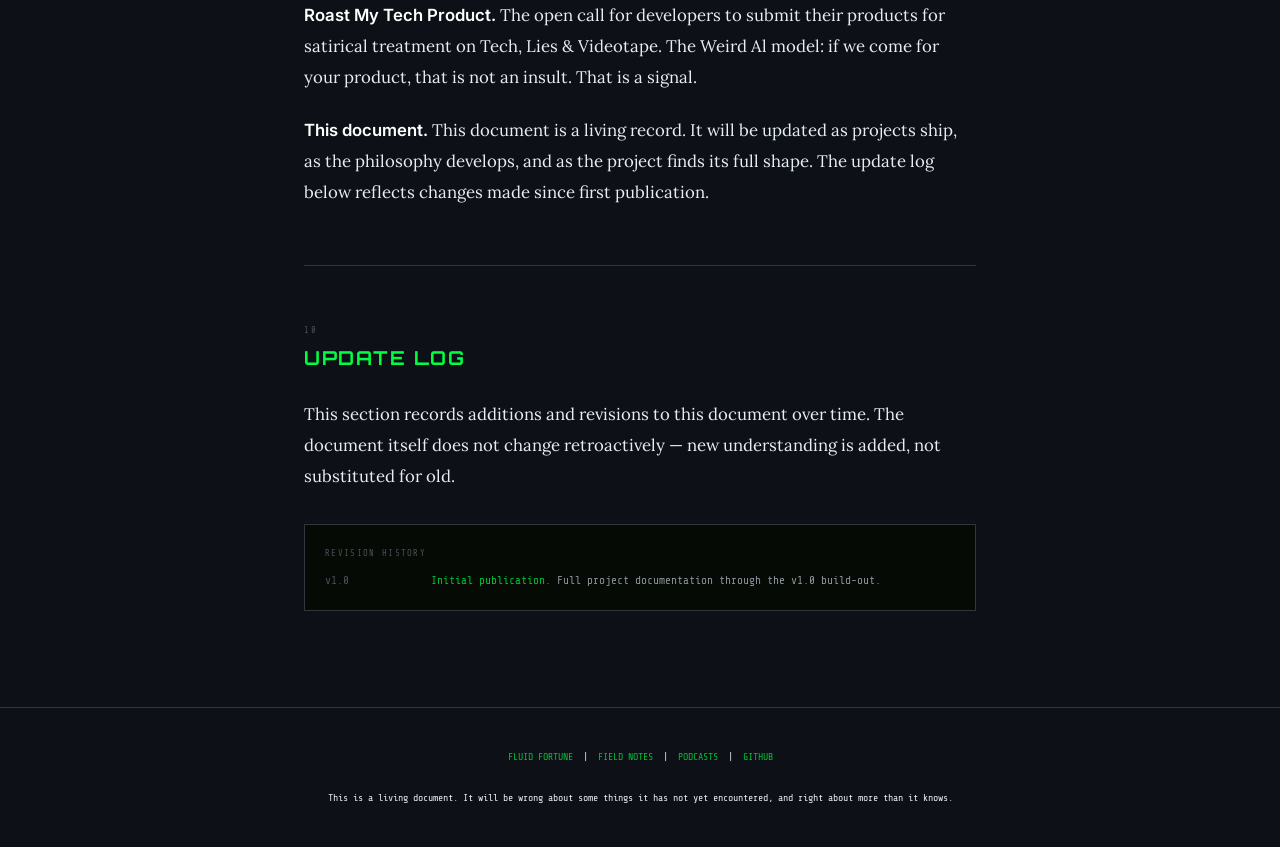
<file: project.html>
<!DOCTYPE html>
<html lang="en">
<head>
  <meta charset="UTF-8">
  <meta name="viewport" content="width=device-width, initial-scale=1.0">
  <title>The Fluid Fortune Project | A Living Document</title>
  <meta name="description" content="A philosophical and technical account of the Fluid Fortune project — what it is, why it exists, and what it is becoming.">
  <link rel="canonical" href="https://fluidfortune.com/project.html">
  <meta property="og:type" content="article">
  <meta property="og:url" content="https://fluidfortune.com/project.html">
  <meta property="og:title" content="The Fluid Fortune Project | A Living Document">
  <meta property="og:description" content="A philosophical and technical account of the Fluid Fortune project — what it is, why it exists, and what it is becoming.">
  <meta property="og:image" content="https://fluidfortune.com/courtjester.jpg">
  <link rel="preconnect" href="https://fonts.googleapis.com">
  <link rel="preload" as="style" href="https://fonts.googleapis.com/css2?family=Share+Tech+Mono&family=Orbitron:wght@700;900&family=Inter:wght@400;500;600&family=Lora:ital,wght@0,400;0,600;1,400&display=swap" onload="this.onload=null;this.rel='stylesheet'">
  <noscript><link rel="stylesheet" href="https://fonts.googleapis.com/css2?family=Share+Tech+Mono&family=Orbitron:wght@700;900&family=Inter:wght@400;500;600&family=Lora:ital,wght@0,400;0,600;1,400&display=swap"></noscript>
  <style>
    :root {
      --black:      #050a05;
      --deep:       #0d1117;
      --surface:    #161b22;
      --border:     #30363d;
      --green:      #00ff41;
      --green-dim:  #00c032;
      --green-mute: #1a3a1a;
      --amber:      #ffb700;
      --amber-dim:  #cc9200;
      --blue:       #58a6ff;
      --text:       #e6edf3;
      --text-dim:   #8b949e;
      --text-muted: #484f58;
      --font-mono:  'Share Tech Mono', monospace;
      --font-ui:    'Inter', sans-serif;
      --font-disp:  'Orbitron', monospace;
      --font-serif: 'Lora', Georgia, serif;
      --max-w:      720px;
    }

    *, *::before, *::after { box-sizing: border-box; margin: 0; padding: 0; }
    html { scroll-behavior: smooth; }

    body {
      background: var(--deep);
      color: var(--text);
      font-family: var(--font-serif);
      line-height: 1.85;
      font-size: 1.05rem;
    }

    /* ── NAV ── */
    nav {
      background: var(--black);
      border-bottom: 1px solid var(--border);
      padding: .75rem 1.5rem;
      display: flex;
      align-items: center;
      gap: 1.5rem;
      position: sticky;
      top: 0;
      z-index: 100;
    }
    nav a { font-family: var(--font-disp); font-size: .75rem; color: var(--green); text-decoration: none; letter-spacing: .12em; }
    nav a:hover { color: #fff; }
    nav .back { color: var(--text-dim); font-family: var(--font-mono); font-size: .68rem; }
    nav .back:hover { color: var(--green-dim); }
    nav .nav-spacer { flex: 1; }
    nav .doc-label { font-family: var(--font-mono); font-size: .55rem; color: var(--text-muted); letter-spacing: .15em; border: 1px solid var(--border); padding: .15rem .5rem; }

    /* ── HERO ── */
    .doc-hero {
      max-width: var(--max-w);
      margin: 0 auto;
      padding: 5rem 1.5rem 3rem;
      border-bottom: 1px solid var(--border);
    }
    .doc-kicker {
      font-family: var(--font-mono);
      font-size: .6rem;
      letter-spacing: .2em;
      color: var(--green-dim);
      margin-bottom: 1rem;
      display: flex;
      align-items: center;
      gap: .75rem;
    }
    .doc-kicker::after {
      content: '';
      flex: 1;
      height: 1px;
      background: var(--green-mute);
    }
    .doc-title {
      font-family: var(--font-disp);
      font-size: clamp(1.6rem, 5vw, 2.4rem);
      color: #fff;
      font-weight: 900;
      letter-spacing: .04em;
      line-height: 1.15;
      margin-bottom: 1rem;
    }
    .doc-subtitle {
      font-family: var(--font-serif);
      font-size: 1.1rem;
      color: var(--text-dim);
      font-style: italic;
      line-height: 1.6;
      margin-bottom: 2rem;
      max-width: 580px;
    }
    .doc-meta {
      font-family: var(--font-mono);
      font-size: .6rem;
      color: var(--text-muted);
      letter-spacing: .1em;
      display: flex;
      gap: 1.5rem;
      flex-wrap: wrap;
    }
    .doc-meta .live { color: var(--green-dim); display: flex; align-items: center; gap: .4rem; }
    .doc-meta .live::before { content: ''; width: 5px; height: 5px; border-radius: 50%; background: var(--green); box-shadow: 0 0 5px var(--green); animation: pulse 2s ease-in-out infinite; display: inline-block; }

    /* ── TOC ── */
    .doc-toc {
      max-width: var(--max-w);
      margin: 0 auto;
      padding: 2rem 1.5rem;
      border-bottom: 1px solid var(--border);
    }
    .toc-label {
      font-family: var(--font-mono);
      font-size: .58rem;
      letter-spacing: .2em;
      color: var(--text-muted);
      margin-bottom: 1rem;
    }
    .toc-list {
      list-style: none;
      display: grid;
      grid-template-columns: 1fr 1fr;
      gap: .3rem .5rem;
    }
    .toc-list li a {
      font-family: var(--font-mono);
      font-size: .72rem;
      color: var(--text-dim);
      text-decoration: none;
      letter-spacing: .04em;
      transition: color .15s;
      display: flex;
      align-items: baseline;
      gap: .4rem;
    }
    .toc-list li a::before { content: '//'; color: var(--text-muted); font-size: .6rem; }
    .toc-list li a:hover { color: var(--green-dim); }

    /* ── BODY ── */
    .doc-body {
      max-width: var(--max-w);
      margin: 0 auto;
      padding: 0 1.5rem 6rem;
    }

    /* Sections */
    .doc-section {
      padding: 3.5rem 0 0;
      border-top: 1px solid var(--border);
      margin-top: 3.5rem;
    }
    .doc-section:first-child { margin-top: 2rem; border-top: none; }

    .section-num {
      font-family: var(--font-mono);
      font-size: .55rem;
      letter-spacing: .2em;
      color: var(--text-muted);
      margin-bottom: .5rem;
    }
    .section-title {
      font-family: var(--font-disp);
      font-size: clamp(.95rem, 2.5vw, 1.2rem);
      color: var(--green);
      font-weight: 700;
      letter-spacing: .08em;
      margin-bottom: 1.75rem;
      line-height: 1.3;
    }

    /* Prose */
    p { margin-bottom: 1.4rem; color: var(--text); }
    p:last-child { margin-bottom: 0; }
    em { color: var(--text-dim); font-style: italic; }
    strong { color: #fff; font-weight: 600; font-family: var(--font-ui); }
    a { color: var(--blue); text-decoration: underline; text-underline-offset: 3px; transition: color .15s; }
    a:hover { color: #fff; }

    /* Pull quote */
    blockquote {
      border-left: 3px solid var(--green-dim);
      margin: 2rem 0;
      padding: 1rem 1.5rem;
      background: var(--surface);
      font-style: italic;
      color: var(--text-dim);
      font-size: 1.05rem;
      line-height: 1.7;
    }
    blockquote strong { color: var(--green-dim); font-family: var(--font-serif); }

    /* Technical callout */
    .tech-callout {
      background: var(--black);
      border: 1px solid var(--border);
      border-left: 3px solid var(--amber-dim);
      padding: 1.25rem 1.5rem;
      margin: 2rem 0;
      font-family: var(--font-ui);
      font-size: .85rem;
      line-height: 1.7;
      color: var(--text-dim);
    }
    .tech-callout-label {
      font-family: var(--font-mono);
      font-size: .55rem;
      letter-spacing: .2em;
      color: var(--amber-dim);
      margin-bottom: .6rem;
    }
    .tech-callout p { color: var(--text-dim); font-size: .85rem; margin-bottom: .6rem; }
    .tech-callout p:last-child { margin-bottom: 0; }

    /* Project entry */
    .project-entry {
      border: 1px solid var(--border);
      background: var(--surface);
      padding: 1.25rem 1.5rem;
      margin: 1.5rem 0;
      position: relative;
    }
    .project-entry::before {
      content: '';
      position: absolute;
      top: 0; left: 0;
      width: 3px; height: 100%;
      background: var(--green-mute);
    }
    .project-entry-header {
      display: flex;
      align-items: center;
      gap: .75rem;
      margin-bottom: .6rem;
      flex-wrap: wrap;
    }
    .project-entry-name {
      font-family: var(--font-disp);
      font-size: .85rem;
      color: #fff;
      font-weight: 700;
      letter-spacing: .08em;
    }
    .project-entry-badge {
      font-family: var(--font-mono);
      font-size: .55rem;
      letter-spacing: .12em;
      padding: .1rem .5rem;
      border: 1px solid;
    }
    .badge-live   { color: var(--green-dim); border-color: var(--green-mute); }
    .badge-alpha  { color: var(--amber); border-color: var(--amber-dim); }
    .badge-dev    { color: var(--text-muted); border-color: var(--border); }
    .badge-ver    { color: var(--blue); border-color: #1a3a6a; }
    .project-entry p { font-family: var(--font-ui); font-size: .85rem; color: var(--text-dim); margin-bottom: 0; line-height: 1.65; }

    /* Timeline marker */
    .timeline-entry {
      display: flex;
      gap: 1.25rem;
      margin-bottom: 1.5rem;
      align-items: flex-start;
    }
    .timeline-date {
      font-family: var(--font-mono);
      font-size: .6rem;
      color: var(--text-muted);
      letter-spacing: .08em;
      min-width: 80px;
      padding-top: .2rem;
      flex-shrink: 0;
    }
    .timeline-content { font-family: var(--font-ui); font-size: .88rem; color: var(--text-dim); line-height: 1.6; }
    .timeline-content strong { color: var(--text); }

    /* Update log */
    .update-log {
      background: var(--black);
      border: 1px solid var(--border);
      padding: 1.25rem;
      margin-top: 2rem;
      font-family: var(--font-mono);
      font-size: .7rem;
    }
    .update-log-label {
      color: var(--text-muted);
      letter-spacing: .15em;
      font-size: .55rem;
      margin-bottom: .75rem;
    }
    .update-entry { display: flex; gap: 1rem; margin-bottom: .4rem; line-height: 1.5; }
    .update-entry:last-child { margin-bottom: 0; }
    .update-entry .date { color: var(--text-muted); min-width: 90px; flex-shrink: 0; }
    .update-entry .note { color: var(--text-dim); }
    .update-entry .note em { color: var(--green-dim); font-style: normal; }

    /* Footer */
    footer {
      border-top: 1px solid var(--border);
      padding: 2.5rem 1.5rem;
      text-align: center;
      font-family: var(--font-mono);
      font-size: .62rem;
      color: var(--text-muted);
    }
    footer a { color: var(--green-dim); text-decoration: none; }
    footer a:hover { color: var(--green); }

    @keyframes pulse { 0%,100%{opacity:1}50%{opacity:.5} }
    @keyframes fadeIn { from{opacity:0;transform:translateY(12px)}to{opacity:1;transform:translateY(0)} }
    .doc-hero { animation: fadeIn .5s ease both; }

    @media(max-width:600px) {
      .toc-list { grid-template-columns: 1fr; }
      .doc-title { font-size: 1.6rem; }
      .timeline-entry { flex-direction: column; gap: .25rem; }
      .timeline-date { min-width: auto; }
    }
  </style>
</head>
<body>

<nav>
  <a href="https://fluidfortune.com">FLUID FORTUNE</a>
  <a href="https://fluidfortune.com" class="back">← MAIN SITE</a>
  <div class="nav-spacer"></div>
  <span class="doc-label">LIVING DOCUMENT</span>
</nav>

<div class="doc-hero">
  <div class="doc-kicker">THE FLUID FORTUNE PROJECT</div>
  <h1 class="doc-title">A Resource.<br>Not a Dependency.</h1>
  <p class="doc-subtitle">A philosophical and technical account of what Fluid Fortune is, why it exists, what has been built so far, and where it is going — written for anyone curious enough to ask.</p>
  <div class="doc-meta">
    <span class="live">ACTIVE PROJECT</span>
    <span>STARTED APRIL 2026</span>
    <span>LAST UPDATED APRIL 2026</span>
    <span>VERSION 1.0</span>
  </div>
</div>

<!-- TABLE OF CONTENTS -->
<div class="doc-toc">
  <div class="toc-label">CONTENTS</div>
  <ul class="toc-list">
    <li><a href="#philosophy">The Philosophy</a></li>
    <li><a href="#problem">The Problem We're Solving</a></li>
    <li><a href="#architecture">The Architecture</a></li>
    <li><a href="#projects">The Projects</a></li>
    <li><a href="#media">The Media Arm</a></li>
    <li><a href="#tools">The Tools We Built to Build It</a></li>
    <li><a href="#identity">The Identity</a></li>
    <li><a href="#timeline">The Timeline</a></li>
    <li><a href="#whats-next">What's Next</a></li>
    <li><a href="#log">Update Log</a></li>
  </ul>
</div>

<div class="doc-body">

  <!-- ── 01 PHILOSOPHY ── -->
  <div class="doc-section" id="philosophy">
    <div class="section-num">01</div>
    <h2 class="section-title">THE PHILOSOPHY</h2>

    <p>Fluid Fortune begins with a single belief: <strong>the internet should be a resource, not a dependency.</strong></p>

    <p>That sentence sounds simple. It isn't. It is a direct challenge to the dominant model of how technology is built and sold in the twenty-first century — a model that has quietly replaced ownership with access, replaced software with subscriptions, and replaced your computer with someone else's computer that you rent by the month and lose the moment you stop paying.</p>

    <p>Think about what you actually own on your devices right now. Your photos are on iCloud. Your documents are on Google Drive. Your music is on Spotify. Your creative tools are on Adobe's servers. Your AI assistant phones home to a data center in Virginia every time you ask it a question. None of these things work without a continuous connection to systems you do not control, operated by companies whose interests are not yours.</p>

    <blockquote>
      <strong>"Living by the subscription model should be a choice, not a requirement."</strong><br>
      This is not anti-technology. It is pro-human. It is the belief that technology serves people best when people retain sovereignty over it.
    </blockquote>

    <p>Fluid Fortune was built to demonstrate that another way is possible — and to build the tools that make it practical. The goal is not to live off the grid. The goal is to use the grid deliberately, on your own terms, rather than being used by it.</p>

    <p>We connect to the network to download what we need. But the thinking, the computing, the intelligence — that can stay on your machine. In your RAM. Under your control. That is the premise. Everything else follows from it.</p>
  </div>

  <!-- ── 02 THE PROBLEM ── -->
  <div class="doc-section" id="problem">
    <div class="section-num">02</div>
    <h2 class="section-title">THE PROBLEM WE'RE SOLVING</h2>

    <p>There is a pattern in modern technology that repeats itself so reliably it has become invisible. A company builds something useful. It gives it away for free, or nearly free, to build an audience. Then, once the audience is large enough and dependent enough, it begins to extract value from that audience through subscriptions, data harvesting, feature removal, or simple price increases. The product does not get better. The company gets richer.</p>

    <p>This is not a conspiracy. It is an economic logic — and it is the default mode of operation for almost every major technology platform in existence. It is also, quietly, a form of infrastructure capture. When your creative tools, your communication, your files, and your thinking are all housed in systems you do not own, you have handed someone else enormous leverage over your professional and personal life.</p>

    <div class="tech-callout">
      <div class="tech-callout-label">FOR THE NON-TECHNICAL READER</div>
      <p>When we say "runs on your machine" or "local compute," we mean software that actually lives and operates on your own computer — not software that sends your data to another company's computers to process it. The difference matters for privacy, for cost, for reliability, and for who ultimately controls your tools.</p>
      <p>A calculator on your desk is local. A calculator that requires you to be connected to the internet, charges you monthly, and sends your calculations to a server somewhere — that is a dependency. Most modern "AI" is the second kind. Fluid Fortune is building the first kind.</p>
    </div>

    <p>The artificial intelligence revolution has accelerated this problem dramatically. The most capable AI systems currently require enormous infrastructure — thousands of specialized processors, vast amounts of electricity, and corporate investment measured in the billions of dollars. The companies building this infrastructure are not doing so out of charity. They are building leverage. Every query you send to a cloud AI is a data point. Every subscription you pay is a dependency that deepens.</p>

    <p>And yet: the models themselves — the actual intelligence, the weights and parameters that encode what an AI knows and how it reasons — can be made small enough to run on a consumer laptop. A quantized model is a compressed version of a larger AI, trading some capability for a dramatic reduction in size. It runs locally. It costs nothing per query. It does not report back to anyone. It is, in the most literal sense, yours.</p>

    <p>Fluid Fortune was built on this insight. The network is useful. The corporate infrastructure is not always necessary. The question is knowing the difference.</p>
  </div>

  <!-- ── 03 ARCHITECTURE ── -->
  <div class="doc-section" id="architecture">
    <div class="section-num">03</div>
    <h2 class="section-title">THE ARCHITECTURE</h2>

    <p>Fluid Fortune is built on three interlocking principles that apply across every project in the stack:</p>

    <p><strong>Single-file tools.</strong> Where possible, Fluid Fortune software ships as a single HTML file. This is not a limitation — it is a deliberate design choice. A single file has no installation friction. It can be audited entirely by anyone who opens it. It can be shared, copied, stored on a USB drive, and opened a decade from now without dependency on a package manager, a runtime, or a company that may no longer exist. It is the most durable form of software.</p>

    <div class="tech-callout">
      <div class="tech-callout-label">TECHNICAL NOTE</div>
      <p>HTML, CSS, and JavaScript are the three languages of the web browser — the most universally available runtime environment in history. Every device with a screen has a browser. Writing software in these languages means writing software that runs everywhere, forever, without requiring anything to be installed. The Fluid Fortune tools exploit this deliberately.</p>
    </div>

    <p><strong>GitHub as infrastructure.</strong> Rather than building or renting servers, Fluid Fortune uses GitHub — a platform owned by Microsoft, which is an irony not lost on us — as its deployment and storage layer. GitHub Pages serves static websites for free. The GitHub API allows files to be created and updated programmatically from a browser, without any server in between. This means Fluid Fortune tools can publish content, update manifests, and maintain feeds entirely from a user's browser, with no backend infrastructure required. The cost of running the entire Fluid Fortune web presence is, at present, zero dollars per month in hosting.</p>

    <p><strong>Trojan Horse compatibility.</strong> Every tool Fluid Fortune builds is designed to run natively inside Trojan Horse — our forthcoming universal deployment wrapper — without modification. The same HTML file that runs in a browser can be wrapped into a native application for macOS, Windows, Linux, Android, or iOS, gaining filesystem access and operating system integration in the process. This means the tools are not permanently web-dependent. They are web-first by convenience, native by choice.</p>

    <blockquote>
      The architecture is not a technical decision. It is a political one. It says: we will use the tools of the existing infrastructure where they serve us, and build around them where they do not.
    </blockquote>
  </div>

  <!-- ── 04 PROJECTS ── -->
  <div class="doc-section" id="projects">
    <div class="section-num">04</div>
    <h2 class="section-title">THE PROJECTS</h2>

    <p>The following are the active and in-development projects in the Fluid Fortune stack as of April 2026. Each is open source and built according to the architectural principles described above.</p>

    <div class="project-entry" style="border-left-color: var(--green);">
      <div class="project-entry-header">
        <span class="project-entry-name">PISCES MOON OS</span>
        <span class="project-entry-badge badge-live">● NOW PUBLIC</span>
        <span class="project-entry-badge badge-alpha" style="margin-left:.25rem">v1.0.0</span>
      </div>
      <p>The first known documented implementation of persistent dual-core background tasking for field intelligence collection on the ESP32-S3 hardware class. A $50 microcontroller running a dual-core OS with 47 applications, a Ghost Partition security system, continuous passive wardriving on Core 0, local AI inference, LoRa mesh radio, GPS, and an ELF module runtime for SD card app deployment without reflashing. Six novel engineering problems solved — none had documented solutions before this project. Licensed AGPL-3.0. <a href="sovereignty.html" style="color:var(--green-dim)">Read the Sovereignty White Paper →</a></p>
    </div>

    <div class="project-entry">
      <div class="project-entry-header">
        <span class="project-entry-name">THE PHANTOM</span>
        <span class="project-entry-badge badge-alpha">v0.1.0-alpha</span>
      </div>
      <p>A local AI assistant that runs entirely on your own hardware. No API keys. No data leaving your machine. You speak to it through a web browser, but the intelligence lives in your RAM — a quantized language model running on consumer hardware, customizable to your specific needs. The Phantom is the flagship proof that sovereign AI is not a fantasy. It is a present-tense reality available to anyone willing to download a model file.</p>
    </div>

    <div class="project-entry" style="border-left-color: var(--green-dim); --tw: var(--green-dim);">
      <div class="project-entry-header">
        <span class="project-entry-name">WOZBOT</span>
        <span class="project-entry-badge badge-live">● LIVE SYSTEM</span>
      </div>
      <p>A highly quantized local AI trained exclusively to deliver terrible 1970s hardware puns. WozBot is not a joke about AI — it is a joke <em>using</em> AI to make a serious point. It runs on bare metal within the Fluid Fortune private perimeter, tunneled to the public internet. No cloud compute was used. No data is logged. It is a living demonstration that a functional, publicly accessible AI service requires neither AWS nor a venture capital term sheet.</p>
    </div>

    <div class="project-entry">
      <div class="project-entry-header">
        <span class="project-entry-name">SPADRA SMELTER</span>
        <span class="project-entry-badge badge-ver">v1.0.0</span>
      </div>
      <p>An RF intelligence analysis platform for wardriving datasets. Drop a WiGLE-format CSV — the standard output of mobile network scanning tools — into Smelter and receive a full intelligence picture: interactive heatmap, anomaly detection, OUI vendor enrichment, persistent device tracking, and export-ready reports. One HTML file. No installation. No server. Built for security researchers, network engineers, and anyone who wants to understand the wireless environment around them.</p>
    </div>

    <div class="project-entry">
      <div class="project-entry-header">
        <span class="project-entry-name">PUNKY</span>
        <span class="project-entry-badge badge-alpha">v0.1.0-alpha</span>
      </div>
      <p>A lightweight, GitHub-native blog editor. Punky is what happens when you ask "why does publishing a blog post require a database, a server, a CMS, and a monthly fee?" The answer, it turns out, is that it doesn't. Punky is a single HTML file that runs in your browser. You write. You click publish. The post lands in your GitHub repository, the manifest updates, the RSS feed regenerates, and the sitemap refreshes — all automatically, all from a browser, with no infrastructure between you and your words.</p>
    </div>

    <div class="project-entry">
      <div class="project-entry-header">
        <span class="project-entry-name">STATIC</span>
        <span class="project-entry-badge badge-alpha">v0.1.0-alpha</span>
      </div>
      <p>Punky's sibling, built for audio. Static is a podcast publishing tool that follows the same philosophy: one HTML file, no server, GitHub as infrastructure. Add an episode, enter the archive.org URL of your audio file, hit publish. Static generates the episode page with an inline audio player, updates the show index, and produces a valid RSS feed compatible with Apple Podcasts, Spotify, and every other podcast directory. The audio lives on archive.org — free, permanent, uncensorable. The pages live on GitHub Pages — free, fast, yours.</p>
    </div>

    <div class="project-entry">
      <div class="project-entry-header">
        <span class="project-entry-name">TROJAN HORSE</span>
        <span class="project-entry-badge badge-dev">IN DEVELOPMENT</span>
      </div>
      <p>The universal deployment wrapper. Trojan Horse is the layer that transforms any Fluid Fortune web tool into a native application — with full filesystem access, OS integration, and no browser required. The same Punky that runs in Chrome becomes a native macOS app. The same Phantom that serves responses via localhost becomes an integrated desktop assistant. Trojan Horse does not change the tools. It changes where they live. Public repository forthcoming; early examples are visible inside The Phantom repository.</p>
    </div>
  </div>

  <!-- ── 05 MEDIA ── -->
  <div class="doc-section" id="media">
    <div class="section-num">05</div>
    <h2 class="section-title">THE MEDIA ARM</h2>

    <p>Fluid Fortune has a propaganda arm. This is not a metaphor.</p>

    <p>The technical work described in this document exists within a cultural context — and that context is one in which the dominant narrative about technology is written almost entirely by the people who profit from it. The story that AI requires cloud subscriptions, that software must be rented, that your data is the price of admission — these are not laws of nature. They are business models dressed up as inevitability.</p>

    <p>Challenging that narrative requires more than building better tools. It requires a voice. Fluid Fortune's media division exists to provide that voice, with the understanding that the most effective criticism is the one that makes you laugh before it makes you think.</p>

    <div class="project-entry" style="--left: var(--red);">
      <div class="project-entry-header">
        <span class="project-entry-name">TECH, LIES &amp; VIDEOTAPE</span>
        <span class="project-entry-badge badge-live">● LIVE</span>
      </div>
      <p>A YouTube channel dedicated to the satirical teardown of Silicon Valley's broken promises, data harvesting practices, and cloud-based grifts. The Friction Economy series examines the deliberate introduction of friction into technology systems as a mechanism of user control and revenue extraction. It is comedy. It is also journalism.</p>
    </div>

    <div class="project-entry">
      <div class="project-entry-header">
        <span class="project-entry-name">FIELD NOTES</span>
        <span class="project-entry-badge badge-live">● LIVE</span>
      </div>
      <p>The written dispatch. Long-form essays on technology, AI, hardware, software development, pop culture, politics, philosophy, and music — and the ways in which these subjects are not separate things but facets of the same question: what kind of relationship do we want to have with the systems we build? Published at blog.fluidfortune.com. Powered by Punky.</p>
    </div>

    <div class="project-entry">
      <div class="project-entry-header">
        <span class="project-entry-name">AUDIO DISPATCHES</span>
        <span class="project-entry-badge badge-live">● LIVE</span>
      </div>
      <p>Two podcast feeds, published via Static and hosted on archive.org. <em>Tech, Lies and Audiotape</em> is the audio companion to the video channel — longer conversations, deeper dives, more room for the argument to breathe. <em>The Forge</em> adapts Field Notes essays into audio, for listeners who prefer to absorb ideas while doing something else. A third show — human interviews — is in development.</p>
    </div>

    <p>The relationship between the technical work and the media work is not incidental. Fluid Fortune builds the tools. The media arm explains why the tools matter. They are the same project.</p>
  </div>

  <!-- ── 06 TOOLS ── -->
  <div class="doc-section" id="tools">
    <div class="section-num">06</div>
    <h2 class="section-title">THE TOOLS WE BUILT TO BUILD IT</h2>

    <p>One of the more unusual aspects of the Fluid Fortune project is that the infrastructure supporting it — the blog, the podcast, the publishing workflow — was itself built as part of the project, using the same philosophy that governs everything else.</p>

    <p>The website at fluidfortune.com is two files: an HTML file and a CSS file. It has no framework, no build process, no node_modules directory containing seventeen thousand packages of questionable provenance. It is deployed by pushing those two files to a GitHub repository. It costs nothing to host.</p>

    <p>The blog at blog.fluidfortune.com is a collection of static HTML files, an automatically maintained JSON manifest, an RSS feed, and a sitemap — all generated by Punky on publish. There is no WordPress installation. There is no database. There is no server to patch, no plugin to update, no subscription to maintain. A blog post is a file. Files are simple. Simple things last.</p>

    <p>The podcast at podcast.fluidfortune.com follows the same logic. Audio files live on archive.org — the Internet Archive, a non-profit digital library that has been preserving the web since 1996 and shows no signs of stopping. Episode pages and RSS feeds are generated by Static and served by GitHub Pages. The shows are independent of any podcast hosting platform. They cannot be deplatformed by a hosting company changing its terms of service.</p>

    <div class="tech-callout">
      <div class="tech-callout-label">WHY THIS MATTERS</div>
      <p>Every dependency in a technology stack is a potential point of failure and a potential point of control. Fluid Fortune's publishing infrastructure was designed to minimize both. The tools that power this website are the same tools we are releasing publicly. If they work well enough for us to use daily, they work well enough to share.</p>
    </div>

    <p>This is perhaps the clearest expression of the Fluid Fortune philosophy in practice: we needed a tool, we could not find one that met our standards, so we built it — and then we gave it away.</p>
  </div>

  <!-- ── 07 IDENTITY ── -->
  <div class="doc-section" id="identity">
    <div class="section-num">07</div>
    <h2 class="section-title">THE IDENTITY</h2>

    <p>The person behind Fluid Fortune has adopted a working identity: <strong>The Court Jester of Vibe Coding.</strong></p>

    <p>This requires some unpacking.</p>

    <p>"Vibe coding" is a term that emerged in the AI era to describe a style of development in which the programmer works in close collaboration with AI assistants — describing what they want in natural language, iterating on the output, directing rather than dictating. It is sometimes used dismissively, as if coding that involves AI assistance is less legitimate than coding that doesn't. This is a mistake. The ability to direct a complex technical system toward a specific creative and functional outcome — to hold the architecture in your head, to know what to ask for and how to evaluate what you receive — is a genuine and demanding skill. The tools change. The judgment does not.</p>

    <p>"Court Jester" is the other half. In medieval courts, the jester held a unique position: the only person in the room permitted to tell the king he was wrong. The costume — the bells, the motley, the exaggerated hat — was not decoration. It was armor. Absurdity was the license that made honesty survivable. The jester who made the court laugh could say the thing that the courtiers were too frightened to say plainly.</p>

    <blockquote>
      The bells on the hat are load-bearing. The humor is not a distraction from the seriousness of the work. It is the delivery mechanism that makes the seriousness legible to people who would otherwise tune it out.
    </blockquote>

    <p>Fluid Fortune is, among other things, a demonstration that technical competence and cultural criticism and comedy are not separate disciplines. They are the same discipline, applied to the same problem, from different angles.</p>
  </div>

  <!-- ── 08 TIMELINE ── -->
  <div class="doc-section" id="timeline">
    <div class="section-num">08</div>
    <h2 class="section-title">THE TIMELINE</h2>

    <p>The following is a record of what was built and established in each version of the project. Dates are not the point — what was made is. This record will grow as the project grows.</p>

    <div class="timeline-entry">
      <div class="timeline-date">v1.0</div>
      <div class="timeline-content">
        <strong>The foundation.</strong> The Fluid Fortune website launched with a full terminal aesthetic — scanlines, phosphor green, ASCII art hero, mobile-responsive navigation. The philosophy was stated plainly and publicly for the first time.<br><br>
        The following projects reached public release or active deployment: <strong>Pisces Moon OS</strong> (first known documented dual-core persistent background tasking OS for field intelligence on the ESP32-S3, AGPL-3.0, now public with Sovereignty White Paper), <strong>The Phantom</strong> (local AI assistant, alpha), <strong>WozBot</strong> (live proof-of-concept AI service running on bare metal), <strong>Spadra Smelter</strong> (RF intelligence analysis platform, v1.0), <strong>Punky</strong> (GitHub-native blog editor, alpha), and <strong>Static</strong> (GitHub-native podcast publisher, alpha).<br><br>
        The media arm launched in full: <strong>Tech, Lies &amp; Videotape</strong> (YouTube channel, Friction Economy series underway), <strong>Field Notes</strong> (blog, first three essays published), and <strong>Audio Dispatches</strong> (two podcast feeds live — Tech, Lies and Audiotape and The Forge).<br><br>
        The publishing infrastructure was built using the tools it publishes with. The blog, podcast, and main site all run on GitHub Pages at zero hosting cost. Punky and Static were released publicly under MIT license as part of the same build that created the infrastructure they power.<br><br>
        <strong>Roast My Tech Product</strong> opened as an ongoing open call. <strong>The Court Jester of Vibe Coding</strong> identity was formally established. The Sovereignty White Paper was published. This document was written.
      </div>
    </div>
  </div>

  <!-- ── 09 WHAT'S NEXT ── -->
  <div class="doc-section" id="whats-next">
    <div class="section-num">09</div>
    <h2 class="section-title">WHAT'S NEXT</h2>

    <p>The Fluid Fortune project is active and accelerating. The following areas are in active development or planning as of the date of this document:</p>

    <p><strong>Trojan Horse.</strong> The universal deployment wrapper is the keystone of the stack. When it ships, every Fluid Fortune tool becomes a native application. The blog editor that runs in Chrome becomes a desktop app. The local AI assistant that requires a browser becomes an integrated system utility. The work is in progress.</p>

    <p><strong>The Phantom — continued development.</strong> The alpha is functional. The path to beta involves improved model management, a more sophisticated customization interface, and deeper integration with the Trojan Horse wrapper for native filesystem access.</p>

    <p><strong>The interview podcast.</strong> The third show in the Fluid Fortune audio network. Human conversations with people who have interesting things to say about technology, culture, and the intersection of the two. No timeline committed. It will be ready when the right conversations are ready to be had.</p>

    <p><strong>Roast My Tech Product.</strong> The open call for developers to submit their products for satirical treatment on Tech, Lies &amp; Videotape. The Weird Al model: if we come for your product, that is not an insult. That is a signal.</p>

    <p><strong>This document.</strong> This document is a living record. It will be updated as projects ship, as the philosophy develops, and as the project finds its full shape. The update log below reflects changes made since first publication.</p>
  </div>

  <!-- ── 10 UPDATE LOG ── -->
  <div class="doc-section" id="log">
    <div class="section-num">10</div>
    <h2 class="section-title">UPDATE LOG</h2>

    <p>This section records additions and revisions to this document over time. The document itself does not change retroactively — new understanding is added, not substituted for old.</p>

    <div class="update-log">
      <div class="update-log-label">REVISION HISTORY</div>
      <div class="update-entry">
        <span class="date">v1.0</span>
        <span class="note"><em>Initial publication.</em> Full project documentation through the v1.0 build-out.</span>
      </div>
      <!-- Future updates appended below this line -->
    </div>
  </div>

</div><!-- /doc-body -->

<footer>
  <p>
    <a href="https://fluidfortune.com">FLUID FORTUNE</a>
    &nbsp;|&nbsp;
    <a href="https://blog.fluidfortune.com">FIELD NOTES</a>
    &nbsp;|&nbsp;
    <a href="https://podcast.fluidfortune.com">PODCASTS</a>
    &nbsp;|&nbsp;
    <a href="https://github.com/FluidFortune">GITHUB</a>
  </p>
  <p style="margin-top:.75rem">This is a living document. It will be wrong about some things it has not yet encountered, and right about more than it knows.</p>
</footer>

</body>
</html>
</file>
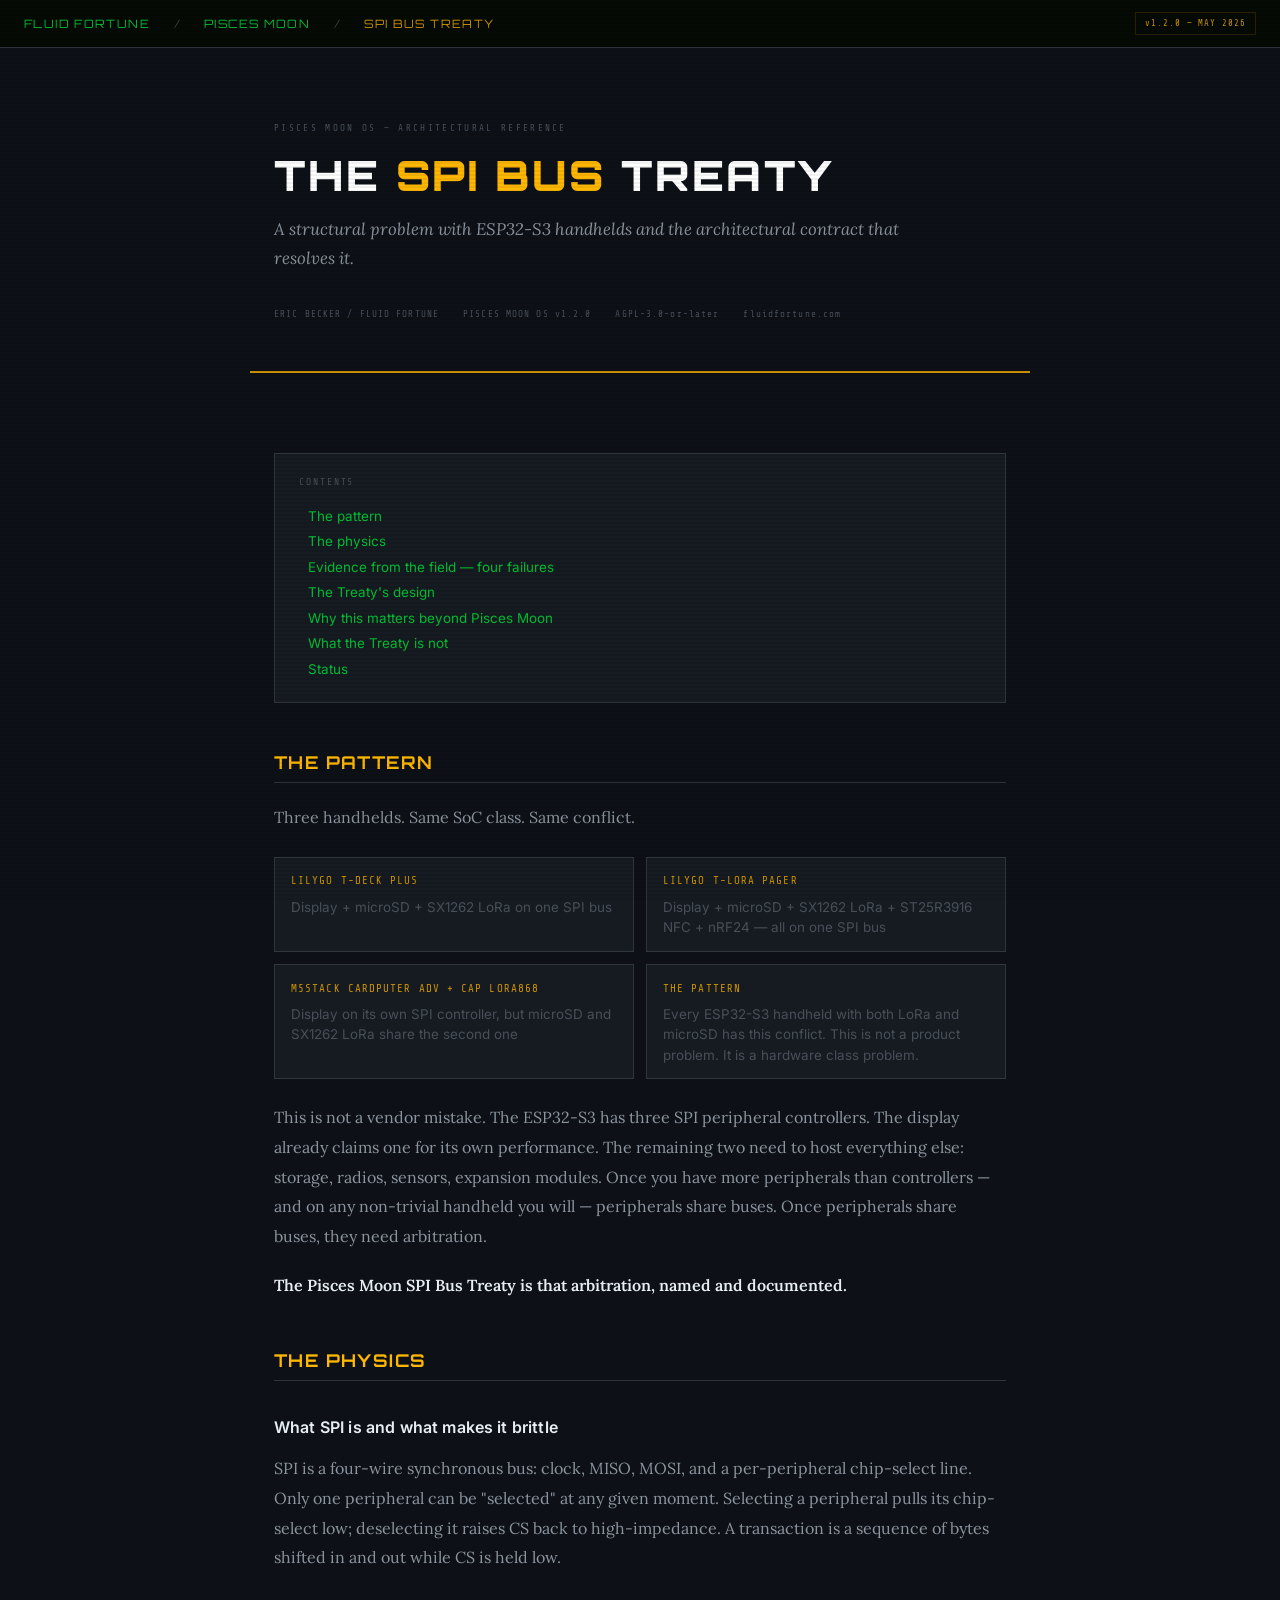
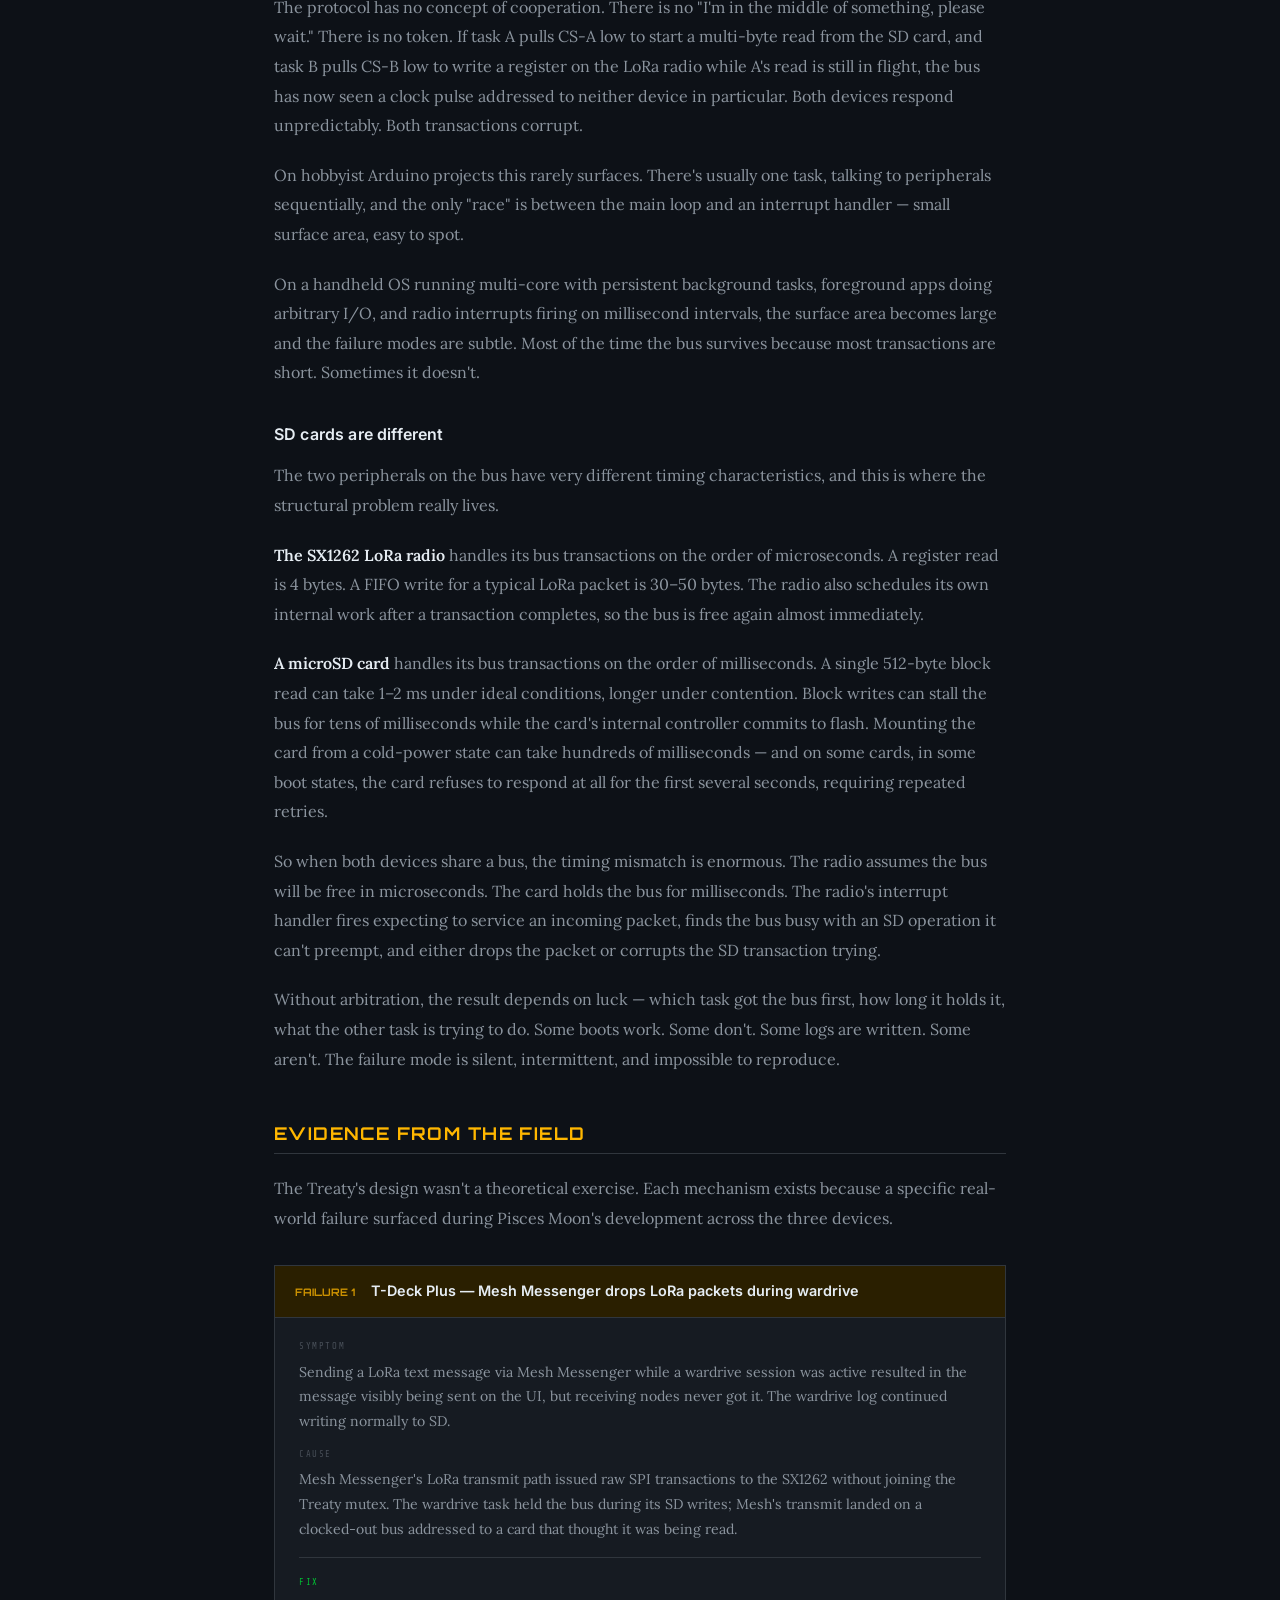
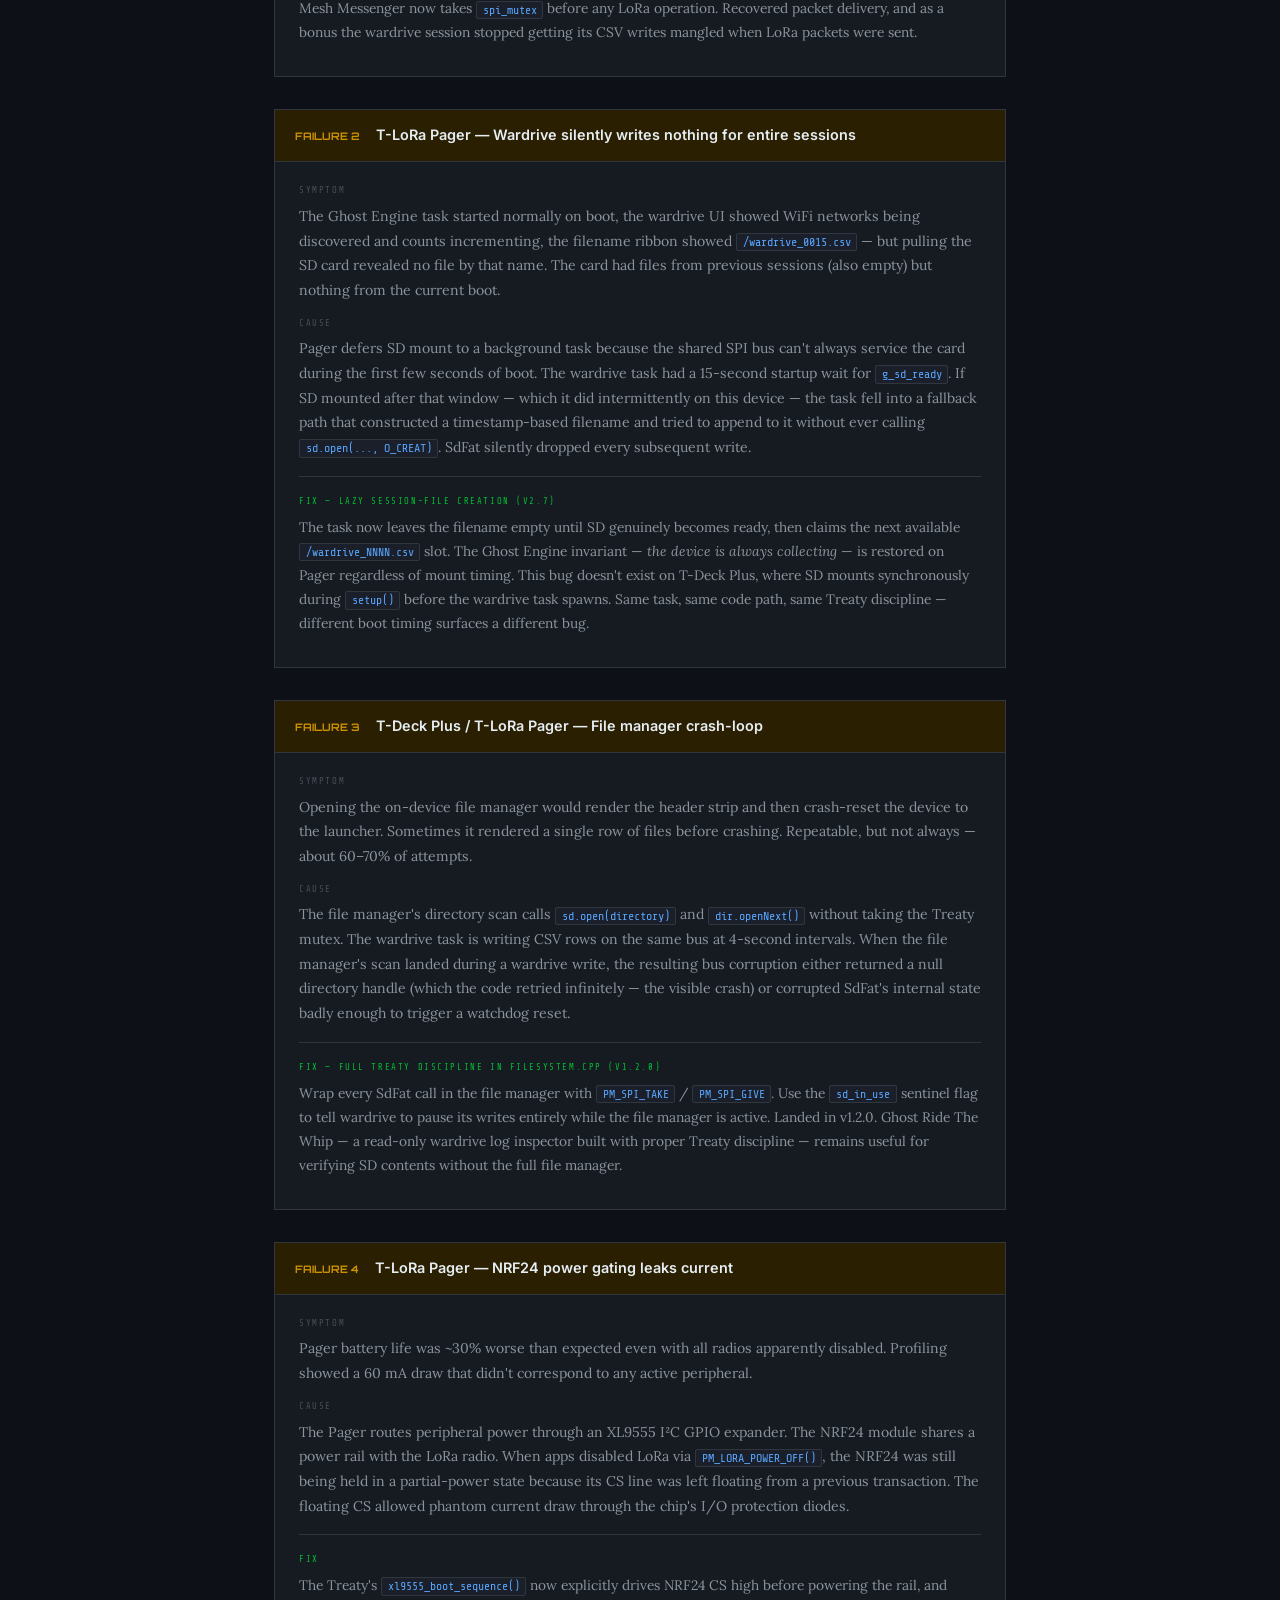
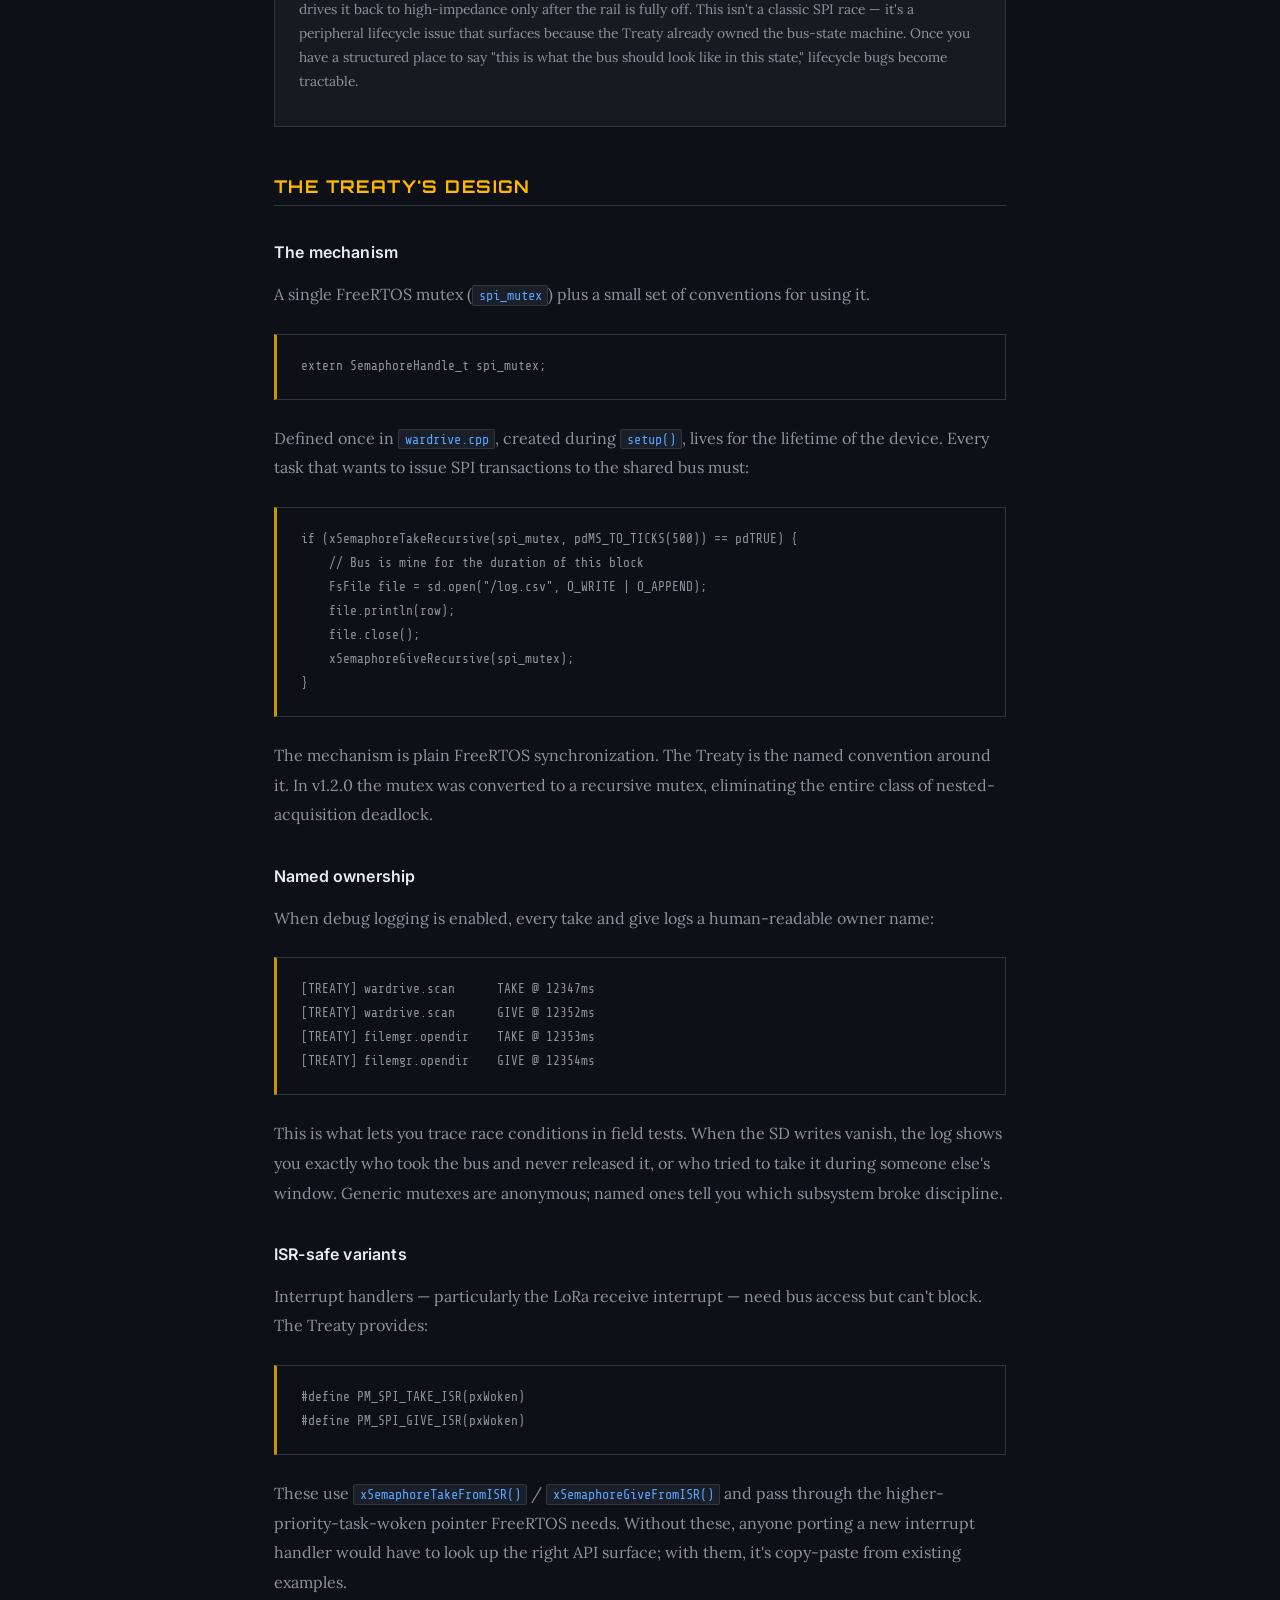
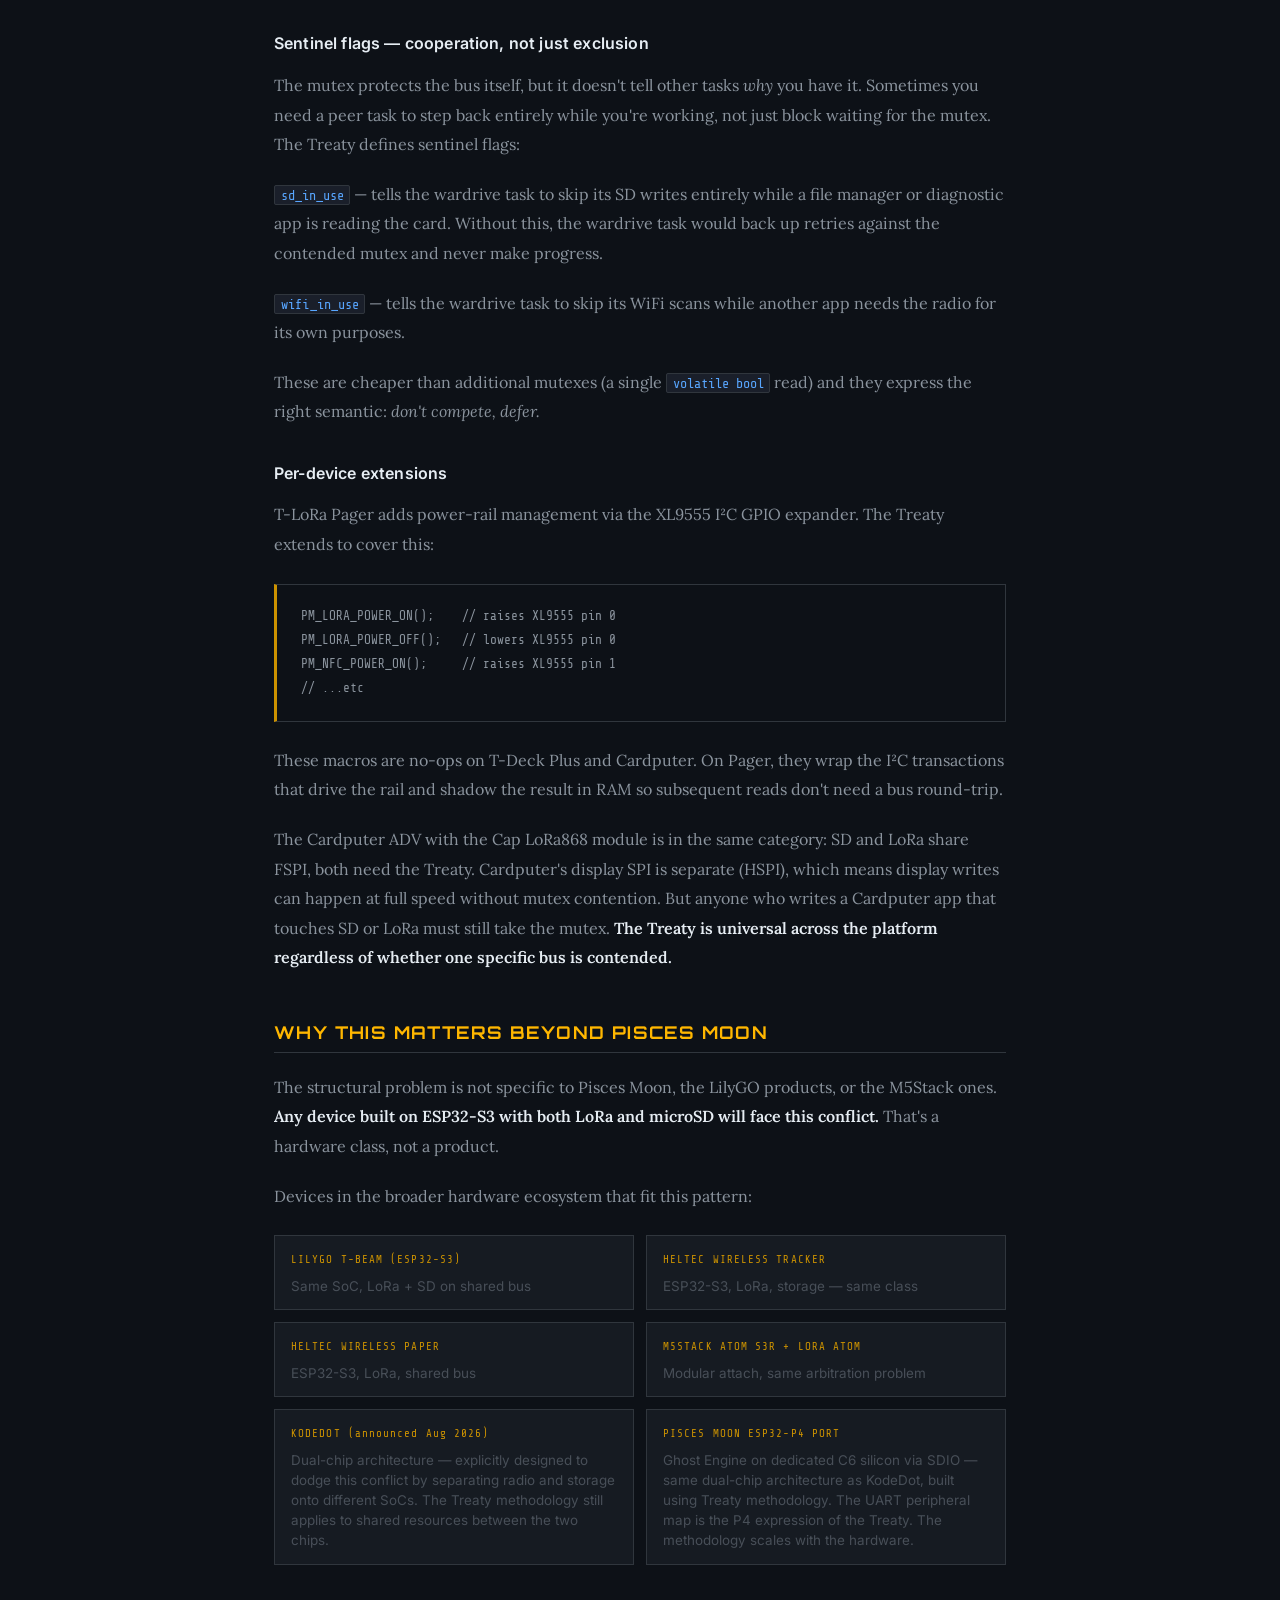
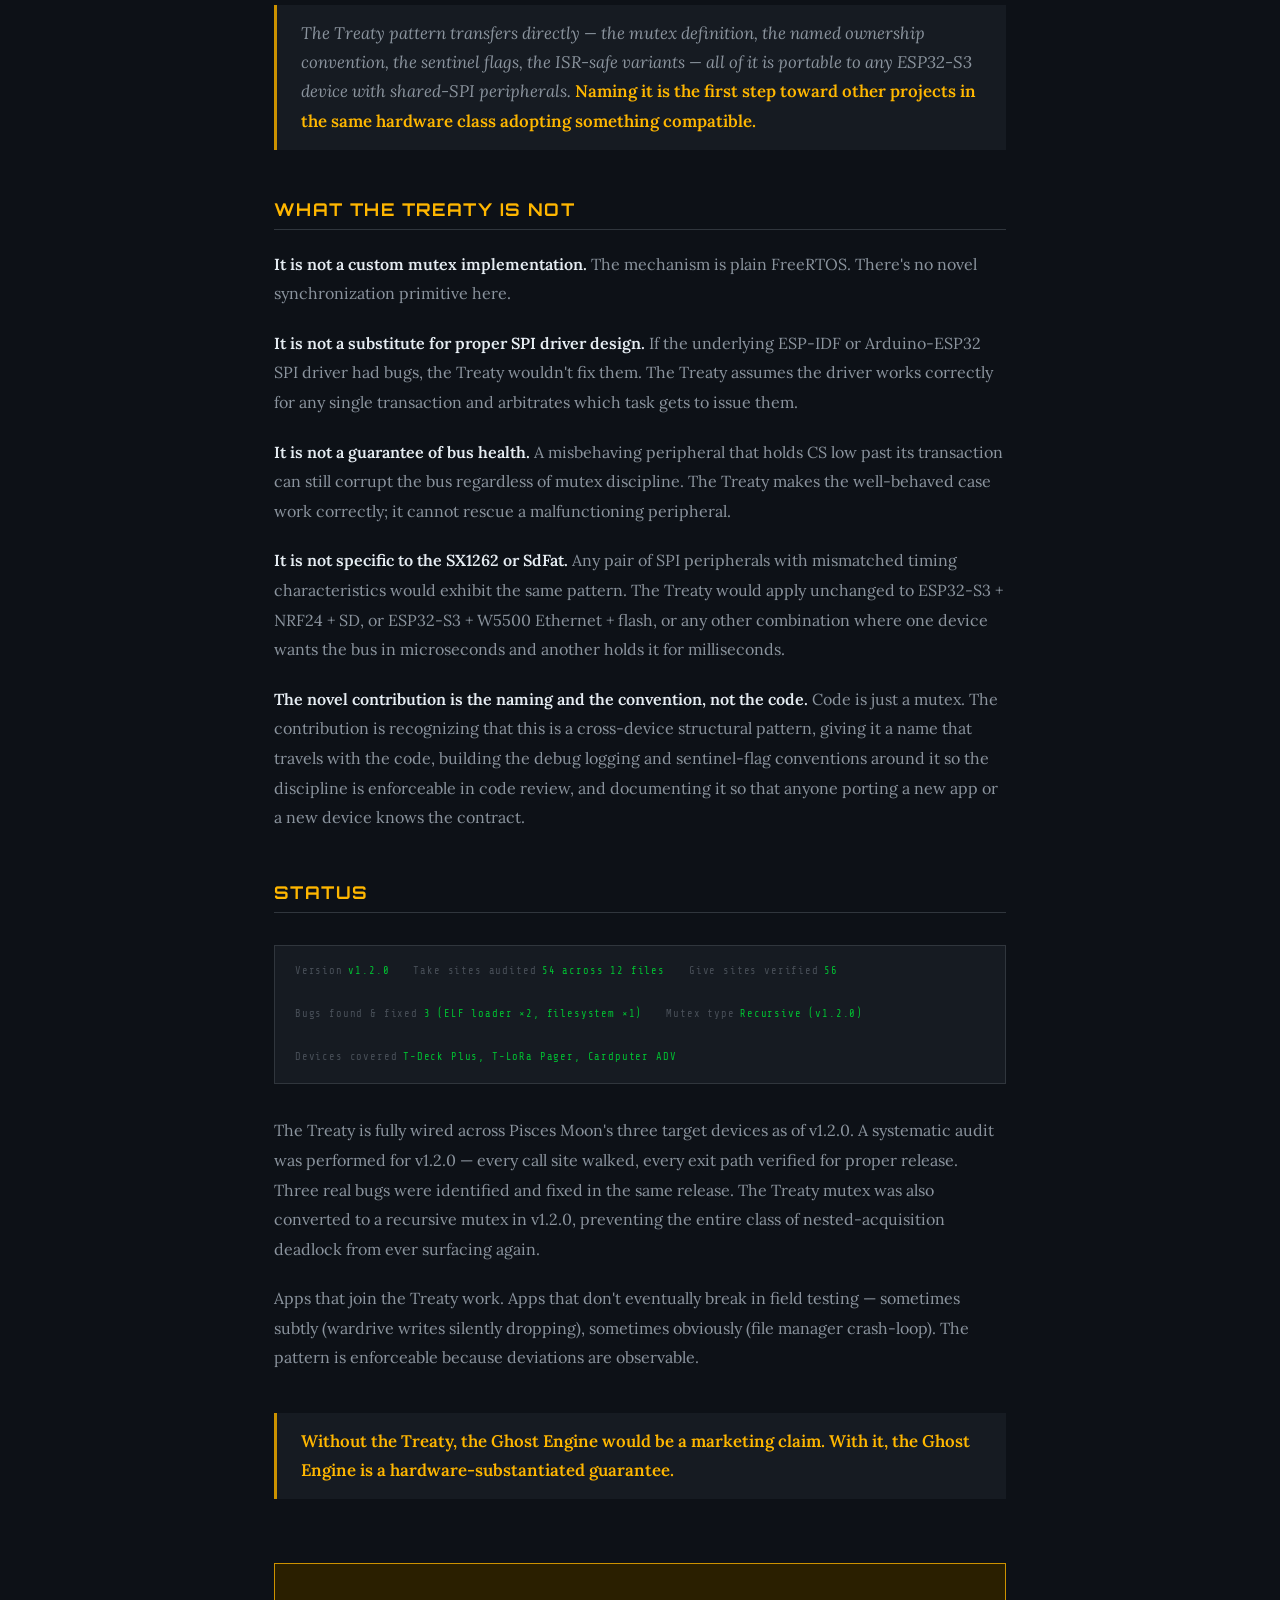
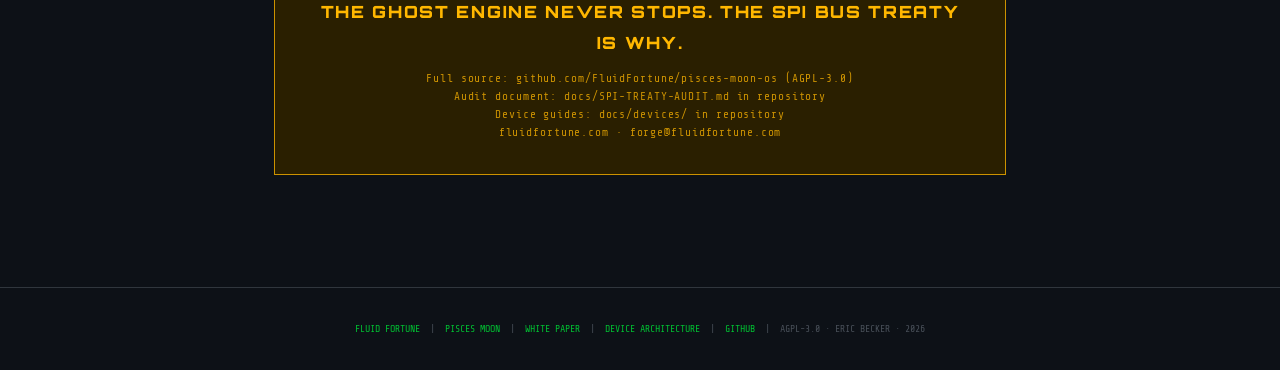
<file: spi-bus-treaty.html>
<!DOCTYPE html>
<html lang="en">
<head>
<meta charset="UTF-8">
<meta name="viewport" content="width=device-width, initial-scale=1.0">
<title>The SPI Bus Treaty | Pisces Moon OS — Fluid Fortune</title>
<meta name="description" content="The SPI Bus Treaty: a named architectural standard for shared-bus arbitration on the ESP32-S3 hardware class. How a structural conflict between LoRa radios and microSD cards on shared SPI buses is resolved — and why it matters for every ESP32-S3 handheld that ships with both.">
<link rel="canonical" href="https://fluidfortune.com/spi-bus-treaty.html">
<meta property="og:type" content="article">
<meta property="og:url" content="https://fluidfortune.com/spi-bus-treaty.html">
<meta property="og:title" content="The SPI Bus Treaty — Pisces Moon OS">
<meta property="og:description" content="A named architectural standard for shared-bus arbitration on the ESP32-S3 hardware class. Without the Treaty, the Ghost Engine would be a marketing claim. With it, it is a hardware-substantiated guarantee.">
<link rel="preconnect" href="https://fonts.googleapis.com">
<link href="https://fonts.googleapis.com/css2?family=Share+Tech+Mono&family=Orbitron:wght@700;900&family=Inter:wght@400;500;600&family=Lora:ital,wght@0,400;0,600;1,400&display=swap" rel="stylesheet">
<style>
:root{
  --black:#050a05;--deep:#0d1117;--surface:#161b22;--border:#30363d;
  --green:#00ff41;--green-dim:#00c032;--green-mute:#1a3a1a;
  --amber:#ffb700;--amber-dim:#cc9200;--amber-mute:#2a1f00;
  --blue:#58a6ff;--blue-mute:#0d1f3a;
  --red:#ff4a4a;
  --text:#e6edf3;--text-dim:#8b949e;--text-muted:#484f58;
  --font-mono:'Share Tech Mono',monospace;
  --font-ui:'Inter',sans-serif;
  --font-disp:'Orbitron',monospace;
  --font-serif:'Lora',Georgia,serif;
  --max-w:780px;
  --accent:var(--amber-dim);
}
*,*::before,*::after{box-sizing:border-box;margin:0;padding:0}
html{scroll-behavior:smooth}
body{background:var(--deep);color:var(--text);font-family:var(--font-serif);line-height:1.85}
body::before{content:'';position:fixed;inset:0;background:repeating-linear-gradient(to bottom,transparent,transparent 2px,rgba(0,0,0,.06) 2px,rgba(0,0,0,.06) 4px);pointer-events:none;z-index:9999}

/* NAV */
nav{background:var(--black);border-bottom:1px solid var(--border);padding:.75rem 1.5rem;display:flex;align-items:center;gap:1.5rem;position:sticky;top:0;z-index:100}
nav a{font-family:var(--font-disp);font-size:.72rem;color:var(--green-dim);text-decoration:none;letter-spacing:.12em}
nav a:hover{color:#fff}
nav .sep{color:var(--text-muted);font-size:.55rem}
nav .spacer{flex:1}
nav .badge{font-family:var(--font-mono);font-size:.55rem;color:var(--amber-dim);border:1px solid var(--amber-mute);padding:.15rem .6rem;letter-spacing:.1em}

/* HERO */
.hero{max-width:var(--max-w);margin:0 auto;padding:4.5rem 1.5rem 3rem;border-bottom:2px solid var(--amber-dim)}
.hero-eye{font-family:var(--font-mono);font-size:.58rem;letter-spacing:.25em;color:var(--text-muted);margin-bottom:1rem;text-transform:uppercase}
.hero h1{font-family:var(--font-disp);font-size:clamp(1.6rem,5vw,2.6rem);font-weight:900;letter-spacing:.06em;color:#fff;line-height:1.1;margin-bottom:1rem}
.hero h1 span{color:var(--amber)}
.hero-deck{font-family:var(--font-serif);font-size:1.05rem;color:var(--text-dim);line-height:1.75;max-width:640px;margin-bottom:2rem;font-style:italic}
.hero-meta{font-family:var(--font-mono);font-size:.58rem;color:var(--text-muted);letter-spacing:.12em;display:flex;flex-wrap:wrap;gap:1.5rem}

/* BODY */
.body{max-width:var(--max-w);margin:0 auto;padding:3rem 1.5rem 7rem}

/* Typography */
h2{font-family:var(--font-disp);font-size:clamp(.9rem,2.5vw,1.1rem);color:var(--amber);font-weight:700;letter-spacing:.08em;margin:3rem 0 1.25rem;line-height:1.3;padding-bottom:.5rem;border-bottom:1px solid var(--border)}
h3{font-family:var(--font-ui);font-size:1rem;color:var(--text);font-weight:600;margin:2rem 0 .75rem;letter-spacing:.01em}
p{color:var(--text-dim);margin-bottom:1.25rem;line-height:1.85}
p:last-child{margin-bottom:0}
strong{color:var(--text);font-weight:600}
em{color:var(--text-dim)}

/* Code */
code{font-family:var(--font-mono);font-size:.84em;background:#1a1f2a;color:var(--blue);padding:.1rem .35rem;border:1px solid var(--border);border-radius:2px}
pre{background:#0d1117;border:1px solid var(--border);border-left:3px solid var(--amber-dim);padding:1.25rem 1.5rem;overflow-x:auto;margin:1.5rem 0}
pre code{background:none;border:none;padding:0;color:var(--text-dim);font-size:.8rem;line-height:1.7}

/* Failure blocks */
.failure{border:1px solid var(--border);background:var(--surface);margin:2rem 0;position:relative}
.failure-header{background:var(--amber-mute);border-bottom:1px solid var(--border);padding:.75rem 1.25rem;display:flex;gap:1rem;align-items:baseline}
.failure-num{font-family:var(--font-disp);font-size:.65rem;color:var(--amber-dim);font-weight:700;white-space:nowrap}
.failure-title{font-family:var(--font-ui);font-size:.9rem;color:var(--text);font-weight:600}
.failure-body{padding:1.25rem 1.5rem}
.failure-body p{font-size:.88rem;line-height:1.75;margin-bottom:.75rem}
.failure-label{font-family:var(--font-mono);font-size:.55rem;letter-spacing:.18em;color:var(--text-muted);text-transform:uppercase;margin-bottom:.35rem}
.failure-fix{border-top:1px solid var(--border);margin-top:1rem;padding-top:1rem}
.failure-fix .failure-label{color:var(--green-dim)}
.failure-fix p{color:var(--text-dim);font-size:.86rem}

/* Pull quote */
.pullquote{border-left:3px solid var(--amber-dim);margin:2.5rem 0;padding:.85rem 1.5rem;background:var(--surface);font-style:italic;color:var(--text-dim);font-size:1.05rem;line-height:1.75}
.pullquote strong{color:var(--amber);font-style:normal}

/* Device list */
.device-list{display:grid;grid-template-columns:1fr 1fr;gap:.75rem;margin:1.5rem 0}
.device-item{border:1px solid var(--border);background:var(--surface);padding:.85rem 1rem;font-size:.84rem}
.device-item-name{font-family:var(--font-mono);font-size:.68rem;color:var(--amber-dim);letter-spacing:.1em;margin-bottom:.35rem}
.device-item-desc{color:var(--text-muted);font-family:var(--font-ui);line-height:1.5}

/* Closing banner */
.closing{border:1px solid var(--amber-dim);background:var(--amber-mute);padding:2rem;text-align:center;margin-top:4rem}
.closing-title{font-family:var(--font-disp);font-size:clamp(.85rem,2.5vw,1.05rem);color:var(--amber);font-weight:900;letter-spacing:.1em;margin-bottom:.75rem}
.closing-sub{font-family:var(--font-mono);font-size:.7rem;color:var(--amber-dim);letter-spacing:.08em;line-height:1.6}

/* TOC */
.toc{border:1px solid var(--border);background:var(--surface);padding:1.25rem 1.5rem;margin:2rem 0}
.toc-title{font-family:var(--font-mono);font-size:.6rem;letter-spacing:.2em;color:var(--text-muted);margin-bottom:.75rem;text-transform:uppercase}
.toc a{font-family:var(--font-ui);font-size:.84rem;color:var(--green-dim);text-decoration:none;display:block;line-height:1.9;padding-left:.5rem;border-left:1px solid transparent;transition:.1s}
.toc a:hover{color:var(--green);border-left-color:var(--green-mute)}

/* Status badge */
.status-strip{display:flex;gap:1.5rem;flex-wrap:wrap;margin:2rem 0;padding:1rem 1.25rem;background:var(--surface);border:1px solid var(--border)}
.status-item{font-family:var(--font-mono);font-size:.65rem;color:var(--text-muted);letter-spacing:.08em}
.status-item span{color:var(--green-dim);margin-left:.35rem}

footer{border-top:1px solid var(--border);padding:2rem 1.5rem;text-align:center;font-family:var(--font-mono);font-size:.62rem;color:var(--text-muted)}
footer a{color:var(--green-dim);text-decoration:none}

@media(max-width:620px){
  .device-list{grid-template-columns:1fr}
  .hero{padding:3rem 1.25rem 2rem}
  .body{padding:2rem 1.25rem 5rem}
}
</style>
</head>
<body>

<nav>
  <a href="https://fluidfortune.com">FLUID FORTUNE</a>
  <span class="sep">/</span>
  <a href="pisces-moon.html">PISCES MOON</a>
  <span class="sep">/</span>
  <a href="spi-bus-treaty.html" style="color:var(--amber-dim)">SPI BUS TREATY</a>
  <div class="spacer"></div>
  <span class="badge">v1.2.0 — MAY 2026</span>
</nav>

<div class="hero">
  <div class="hero-eye">Pisces Moon OS — Architectural Reference</div>
  <h1>THE <span>SPI BUS</span> TREATY</h1>
  <p class="hero-deck">A structural problem with ESP32-S3 handhelds and the architectural contract that resolves it.</p>
  <div class="hero-meta">
    <span>ERIC BECKER / FLUID FORTUNE</span>
    <span>PISCES MOON OS v1.2.0</span>
    <span>AGPL-3.0-or-later</span>
    <span>fluidfortune.com</span>
  </div>
</div>

<div class="body">

  <div class="toc">
    <div class="toc-title">Contents</div>
    <a href="#pattern">The pattern</a>
    <a href="#physics">The physics</a>
    <a href="#evidence">Evidence from the field — four failures</a>
    <a href="#design">The Treaty's design</a>
    <a href="#beyond">Why this matters beyond Pisces Moon</a>
    <a href="#not">What the Treaty is not</a>
    <a href="#status">Status</a>
  </div>

  <!-- THE PATTERN -->
  <h2 id="pattern">THE PATTERN</h2>

  <p>Three handhelds. Same SoC class. Same conflict.</p>

  <div class="device-list">
    <div class="device-item">
      <div class="device-item-name">LILYGO T-DECK PLUS</div>
      <div class="device-item-desc">Display + microSD + SX1262 LoRa on one SPI bus</div>
    </div>
    <div class="device-item">
      <div class="device-item-name">LILYGO T-LORA PAGER</div>
      <div class="device-item-desc">Display + microSD + SX1262 LoRa + ST25R3916 NFC + nRF24 — all on one SPI bus</div>
    </div>
    <div class="device-item">
      <div class="device-item-name">M5STACK CARDPUTER ADV + CAP LORA868</div>
      <div class="device-item-desc">Display on its own SPI controller, but microSD and SX1262 LoRa share the second one</div>
    </div>
    <div class="device-item">
      <div class="device-item-name">THE PATTERN</div>
      <div class="device-item-desc">Every ESP32-S3 handheld with both LoRa and microSD has this conflict. This is not a product problem. It is a hardware class problem.</div>
    </div>
  </div>

  <p>This is not a vendor mistake. The ESP32-S3 has three SPI peripheral controllers. The display already claims one for its own performance. The remaining two need to host everything else: storage, radios, sensors, expansion modules. Once you have more peripherals than controllers — and on any non-trivial handheld you will — peripherals share buses. Once peripherals share buses, they need arbitration.</p>

  <p><strong>The Pisces Moon SPI Bus Treaty is that arbitration, named and documented.</strong></p>

  <!-- THE PHYSICS -->
  <h2 id="physics">THE PHYSICS</h2>

  <h3>What SPI is and what makes it brittle</h3>

  <p>SPI is a four-wire synchronous bus: clock, MISO, MOSI, and a per-peripheral chip-select line. Only one peripheral can be "selected" at any given moment. Selecting a peripheral pulls its chip-select low; deselecting it raises CS back to high-impedance. A transaction is a sequence of bytes shifted in and out while CS is held low.</p>

  <p>The protocol has no concept of cooperation. There is no "I'm in the middle of something, please wait." There is no token. If task A pulls CS-A low to start a multi-byte read from the SD card, and task B pulls CS-B low to write a register on the LoRa radio while A's read is still in flight, the bus has now seen a clock pulse addressed to neither device in particular. Both devices respond unpredictably. Both transactions corrupt.</p>

  <p>On hobbyist Arduino projects this rarely surfaces. There's usually one task, talking to peripherals sequentially, and the only "race" is between the main loop and an interrupt handler — small surface area, easy to spot.</p>

  <p>On a handheld OS running multi-core with persistent background tasks, foreground apps doing arbitrary I/O, and radio interrupts firing on millisecond intervals, the surface area becomes large and the failure modes are subtle. Most of the time the bus survives because most transactions are short. Sometimes it doesn't.</p>

  <h3>SD cards are different</h3>

  <p>The two peripherals on the bus have very different timing characteristics, and this is where the structural problem really lives.</p>

  <p><strong>The SX1262 LoRa radio</strong> handles its bus transactions on the order of microseconds. A register read is 4 bytes. A FIFO write for a typical LoRa packet is 30–50 bytes. The radio also schedules its own internal work after a transaction completes, so the bus is free again almost immediately.</p>

  <p><strong>A microSD card</strong> handles its bus transactions on the order of milliseconds. A single 512-byte block read can take 1–2 ms under ideal conditions, longer under contention. Block writes can stall the bus for tens of milliseconds while the card's internal controller commits to flash. Mounting the card from a cold-power state can take hundreds of milliseconds — and on some cards, in some boot states, the card refuses to respond at all for the first several seconds, requiring repeated retries.</p>

  <p>So when both devices share a bus, the timing mismatch is enormous. The radio assumes the bus will be free in microseconds. The card holds the bus for milliseconds. The radio's interrupt handler fires expecting to service an incoming packet, finds the bus busy with an SD operation it can't preempt, and either drops the packet or corrupts the SD transaction trying.</p>

  <p>Without arbitration, the result depends on luck — which task got the bus first, how long it holds it, what the other task is trying to do. Some boots work. Some don't. Some logs are written. Some aren't. The failure mode is silent, intermittent, and impossible to reproduce.</p>

  <!-- EVIDENCE -->
  <h2 id="evidence">EVIDENCE FROM THE FIELD</h2>

  <p>The Treaty's design wasn't a theoretical exercise. Each mechanism exists because a specific real-world failure surfaced during Pisces Moon's development across the three devices.</p>

  <div class="failure">
    <div class="failure-header">
      <div class="failure-num">FAILURE 1</div>
      <div class="failure-title">T-Deck Plus — Mesh Messenger drops LoRa packets during wardrive</div>
    </div>
    <div class="failure-body">
      <div class="failure-label">Symptom</div>
      <p>Sending a LoRa text message via Mesh Messenger while a wardrive session was active resulted in the message visibly being sent on the UI, but receiving nodes never got it. The wardrive log continued writing normally to SD.</p>
      <div class="failure-label">Cause</div>
      <p>Mesh Messenger's LoRa transmit path issued raw SPI transactions to the SX1262 without joining the Treaty mutex. The wardrive task held the bus during its SD writes; Mesh's transmit landed on a clocked-out bus addressed to a card that thought it was being read.</p>
      <div class="failure-fix">
        <div class="failure-label">Fix</div>
        <p>Mesh Messenger now takes <code>spi_mutex</code> before any LoRa operation. Recovered packet delivery, and as a bonus the wardrive session stopped getting its CSV writes mangled when LoRa packets were sent.</p>
      </div>
    </div>
  </div>

  <div class="failure">
    <div class="failure-header">
      <div class="failure-num">FAILURE 2</div>
      <div class="failure-title">T-LoRa Pager — Wardrive silently writes nothing for entire sessions</div>
    </div>
    <div class="failure-body">
      <div class="failure-label">Symptom</div>
      <p>The Ghost Engine task started normally on boot, the wardrive UI showed WiFi networks being discovered and counts incrementing, the filename ribbon showed <code>/wardrive_0015.csv</code> — but pulling the SD card revealed no file by that name. The card had files from previous sessions (also empty) but nothing from the current boot.</p>
      <div class="failure-label">Cause</div>
      <p>Pager defers SD mount to a background task because the shared SPI bus can't always service the card during the first few seconds of boot. The wardrive task had a 15-second startup wait for <code>g_sd_ready</code>. If SD mounted after that window — which it did intermittently on this device — the task fell into a fallback path that constructed a timestamp-based filename and tried to append to it without ever calling <code>sd.open(..., O_CREAT)</code>. SdFat silently dropped every subsequent write.</p>
      <div class="failure-fix">
        <div class="failure-label">Fix — Lazy session-file creation (v2.7)</div>
        <p>The task now leaves the filename empty until SD genuinely becomes ready, then claims the next available <code>/wardrive_NNNN.csv</code> slot. The Ghost Engine invariant — <em>the device is always collecting</em> — is restored on Pager regardless of mount timing. This bug doesn't exist on T-Deck Plus, where SD mounts synchronously during <code>setup()</code> before the wardrive task spawns. Same task, same code path, same Treaty discipline — different boot timing surfaces a different bug.</p>
      </div>
    </div>
  </div>

  <div class="failure">
    <div class="failure-header">
      <div class="failure-num">FAILURE 3</div>
      <div class="failure-title">T-Deck Plus / T-LoRa Pager — File manager crash-loop</div>
    </div>
    <div class="failure-body">
      <div class="failure-label">Symptom</div>
      <p>Opening the on-device file manager would render the header strip and then crash-reset the device to the launcher. Sometimes it rendered a single row of files before crashing. Repeatable, but not always — about 60–70% of attempts.</p>
      <div class="failure-label">Cause</div>
      <p>The file manager's directory scan calls <code>sd.open(directory)</code> and <code>dir.openNext()</code> without taking the Treaty mutex. The wardrive task is writing CSV rows on the same bus at 4-second intervals. When the file manager's scan landed during a wardrive write, the resulting bus corruption either returned a null directory handle (which the code retried infinitely — the visible crash) or corrupted SdFat's internal state badly enough to trigger a watchdog reset.</p>
      <div class="failure-fix">
        <div class="failure-label">Fix — Full Treaty discipline in filesystem.cpp (v1.2.0)</div>
        <p>Wrap every SdFat call in the file manager with <code>PM_SPI_TAKE</code> / <code>PM_SPI_GIVE</code>. Use the <code>sd_in_use</code> sentinel flag to tell wardrive to pause its writes entirely while the file manager is active. Landed in v1.2.0. Ghost Ride The Whip — a read-only wardrive log inspector built with proper Treaty discipline — remains useful for verifying SD contents without the full file manager.</p>
      </div>
    </div>
  </div>

  <div class="failure">
    <div class="failure-header">
      <div class="failure-num">FAILURE 4</div>
      <div class="failure-title">T-LoRa Pager — NRF24 power gating leaks current</div>
    </div>
    <div class="failure-body">
      <div class="failure-label">Symptom</div>
      <p>Pager battery life was ~30% worse than expected even with all radios apparently disabled. Profiling showed a 60 mA draw that didn't correspond to any active peripheral.</p>
      <div class="failure-label">Cause</div>
      <p>The Pager routes peripheral power through an XL9555 I²C GPIO expander. The NRF24 module shares a power rail with the LoRa radio. When apps disabled LoRa via <code>PM_LORA_POWER_OFF()</code>, the NRF24 was still being held in a partial-power state because its CS line was left floating from a previous transaction. The floating CS allowed phantom current draw through the chip's I/O protection diodes.</p>
      <div class="failure-fix">
        <div class="failure-label">Fix</div>
        <p>The Treaty's <code>xl9555_boot_sequence()</code> now explicitly drives NRF24 CS high before powering the rail, and drives it back to high-impedance only after the rail is fully off. This isn't a classic SPI race — it's a peripheral lifecycle issue that surfaces because the Treaty already owned the bus-state machine. Once you have a structured place to say "this is what the bus should look like in this state," lifecycle bugs become tractable.</p>
      </div>
    </div>
  </div>

  <!-- DESIGN -->
  <h2 id="design">THE TREATY'S DESIGN</h2>

  <h3>The mechanism</h3>

  <p>A single FreeRTOS mutex (<code>spi_mutex</code>) plus a small set of conventions for using it.</p>

<pre><code>extern SemaphoreHandle_t spi_mutex;
</code></pre>

  <p>Defined once in <code>wardrive.cpp</code>, created during <code>setup()</code>, lives for the lifetime of the device. Every task that wants to issue SPI transactions to the shared bus must:</p>

<pre><code>if (xSemaphoreTakeRecursive(spi_mutex, pdMS_TO_TICKS(500)) == pdTRUE) {
    // Bus is mine for the duration of this block
    FsFile file = sd.open("/log.csv", O_WRITE | O_APPEND);
    file.println(row);
    file.close();
    xSemaphoreGiveRecursive(spi_mutex);
}</code></pre>

  <p>The mechanism is plain FreeRTOS synchronization. The Treaty is the named convention around it. In v1.2.0 the mutex was converted to a recursive mutex, eliminating the entire class of nested-acquisition deadlock.</p>

  <h3>Named ownership</h3>

  <p>When debug logging is enabled, every take and give logs a human-readable owner name:</p>

<pre><code>[TREATY] wardrive.scan      TAKE @ 12347ms
[TREATY] wardrive.scan      GIVE @ 12352ms
[TREATY] filemgr.opendir    TAKE @ 12353ms
[TREATY] filemgr.opendir    GIVE @ 12354ms</code></pre>

  <p>This is what lets you trace race conditions in field tests. When the SD writes vanish, the log shows you exactly who took the bus and never released it, or who tried to take it during someone else's window. Generic mutexes are anonymous; named ones tell you which subsystem broke discipline.</p>

  <h3>ISR-safe variants</h3>

  <p>Interrupt handlers — particularly the LoRa receive interrupt — need bus access but can't block. The Treaty provides:</p>

<pre><code>#define PM_SPI_TAKE_ISR(pxWoken)
#define PM_SPI_GIVE_ISR(pxWoken)</code></pre>

  <p>These use <code>xSemaphoreTakeFromISR()</code> / <code>xSemaphoreGiveFromISR()</code> and pass through the higher-priority-task-woken pointer FreeRTOS needs. Without these, anyone porting a new interrupt handler would have to look up the right API surface; with them, it's copy-paste from existing examples.</p>

  <h3>Sentinel flags — cooperation, not just exclusion</h3>

  <p>The mutex protects the bus itself, but it doesn't tell other tasks <em>why</em> you have it. Sometimes you need a peer task to step back entirely while you're working, not just block waiting for the mutex. The Treaty defines sentinel flags:</p>

  <p><code>sd_in_use</code> — tells the wardrive task to skip its SD writes entirely while a file manager or diagnostic app is reading the card. Without this, the wardrive task would back up retries against the contended mutex and never make progress.</p>

  <p><code>wifi_in_use</code> — tells the wardrive task to skip its WiFi scans while another app needs the radio for its own purposes.</p>

  <p>These are cheaper than additional mutexes (a single <code>volatile bool</code> read) and they express the right semantic: <em>don't compete, defer.</em></p>

  <h3>Per-device extensions</h3>

  <p>T-LoRa Pager adds power-rail management via the XL9555 I²C GPIO expander. The Treaty extends to cover this:</p>

<pre><code>PM_LORA_POWER_ON();    // raises XL9555 pin 0
PM_LORA_POWER_OFF();   // lowers XL9555 pin 0
PM_NFC_POWER_ON();     // raises XL9555 pin 1
// ...etc</code></pre>

  <p>These macros are no-ops on T-Deck Plus and Cardputer. On Pager, they wrap the I²C transactions that drive the rail and shadow the result in RAM so subsequent reads don't need a bus round-trip.</p>

  <p>The Cardputer ADV with the Cap LoRa868 module is in the same category: SD and LoRa share FSPI, both need the Treaty. Cardputer's display SPI is separate (HSPI), which means display writes can happen at full speed without mutex contention. But anyone who writes a Cardputer app that touches SD or LoRa must still take the mutex. <strong>The Treaty is universal across the platform regardless of whether one specific bus is contended.</strong></p>

  <!-- BEYOND PISCES MOON -->
  <h2 id="beyond">WHY THIS MATTERS BEYOND PISCES MOON</h2>

  <p>The structural problem is not specific to Pisces Moon, the LilyGO products, or the M5Stack ones. <strong>Any device built on ESP32-S3 with both LoRa and microSD will face this conflict.</strong> That's a hardware class, not a product.</p>

  <p>Devices in the broader hardware ecosystem that fit this pattern:</p>

  <div class="device-list">
    <div class="device-item">
      <div class="device-item-name">LILYGO T-BEAM (ESP32-S3)</div>
      <div class="device-item-desc">Same SoC, LoRa + SD on shared bus</div>
    </div>
    <div class="device-item">
      <div class="device-item-name">HELTEC WIRELESS TRACKER</div>
      <div class="device-item-desc">ESP32-S3, LoRa, storage — same class</div>
    </div>
    <div class="device-item">
      <div class="device-item-name">HELTEC WIRELESS PAPER</div>
      <div class="device-item-desc">ESP32-S3, LoRa, shared bus</div>
    </div>
    <div class="device-item">
      <div class="device-item-name">M5STACK ATOM S3R + LORA ATOM</div>
      <div class="device-item-desc">Modular attach, same arbitration problem</div>
    </div>
    <div class="device-item">
      <div class="device-item-name">KODEDOT (announced Aug 2026)</div>
      <div class="device-item-desc">Dual-chip architecture — explicitly designed to dodge this conflict by separating radio and storage onto different SoCs. The Treaty methodology still applies to shared resources between the two chips.</div>
    </div>
    <div class="device-item">
      <div class="device-item-name">PISCES MOON ESP32-P4 PORT</div>
      <div class="device-item-desc">Ghost Engine on dedicated C6 silicon via SDIO — same dual-chip architecture as KodeDot, built using Treaty methodology. The UART peripheral map is the P4 expression of the Treaty. The methodology scales with the hardware.</div>
    </div>
  </div>

  <div class="pullquote">
    The Treaty pattern transfers directly — the mutex definition, the named ownership convention, the sentinel flags, the ISR-safe variants — all of it is portable to any ESP32-S3 device with shared-SPI peripherals. <strong>Naming it is the first step toward other projects in the same hardware class adopting something compatible.</strong>
  </div>

  <!-- WHAT THE TREATY IS NOT -->
  <h2 id="not">WHAT THE TREATY IS NOT</h2>

  <p><strong>It is not a custom mutex implementation.</strong> The mechanism is plain FreeRTOS. There's no novel synchronization primitive here.</p>

  <p><strong>It is not a substitute for proper SPI driver design.</strong> If the underlying ESP-IDF or Arduino-ESP32 SPI driver had bugs, the Treaty wouldn't fix them. The Treaty assumes the driver works correctly for any single transaction and arbitrates which task gets to issue them.</p>

  <p><strong>It is not a guarantee of bus health.</strong> A misbehaving peripheral that holds CS low past its transaction can still corrupt the bus regardless of mutex discipline. The Treaty makes the well-behaved case work correctly; it cannot rescue a malfunctioning peripheral.</p>

  <p><strong>It is not specific to the SX1262 or SdFat.</strong> Any pair of SPI peripherals with mismatched timing characteristics would exhibit the same pattern. The Treaty would apply unchanged to ESP32-S3 + NRF24 + SD, or ESP32-S3 + W5500 Ethernet + flash, or any other combination where one device wants the bus in microseconds and another holds it for milliseconds.</p>

  <p><strong>The novel contribution is the naming and the convention, not the code.</strong> Code is just a mutex. The contribution is recognizing that this is a cross-device structural pattern, giving it a name that travels with the code, building the debug logging and sentinel-flag conventions around it so the discipline is enforceable in code review, and documenting it so that anyone porting a new app or a new device knows the contract.</p>

  <!-- STATUS -->
  <h2 id="status">STATUS</h2>

  <div class="status-strip">
    <div class="status-item">Version<span>v1.2.0</span></div>
    <div class="status-item">Take sites audited<span>54 across 12 files</span></div>
    <div class="status-item">Give sites verified<span>56</span></div>
    <div class="status-item">Bugs found & fixed<span>3 (ELF loader ×2, filesystem ×1)</span></div>
    <div class="status-item">Mutex type<span>Recursive (v1.2.0)</span></div>
    <div class="status-item">Devices covered<span>T-Deck Plus, T-LoRa Pager, Cardputer ADV</span></div>
  </div>

  <p>The Treaty is fully wired across Pisces Moon's three target devices as of v1.2.0. A systematic audit was performed for v1.2.0 — every call site walked, every exit path verified for proper release. Three real bugs were identified and fixed in the same release. The Treaty mutex was also converted to a recursive mutex in v1.2.0, preventing the entire class of nested-acquisition deadlock from ever surfacing again.</p>

  <p>Apps that join the Treaty work. Apps that don't eventually break in field testing — sometimes subtly (wardrive writes silently dropping), sometimes obviously (file manager crash-loop). The pattern is enforceable because deviations are observable.</p>

  <div class="pullquote">
    <strong>Without the Treaty, the Ghost Engine would be a marketing claim. With it, the Ghost Engine is a hardware-substantiated guarantee.</strong>
  </div>

  <div class="closing">
    <div class="closing-title">THE GHOST ENGINE NEVER STOPS. THE SPI BUS TREATY IS WHY.</div>
    <div class="closing-sub">
      Full source: github.com/FluidFortune/pisces-moon-os (AGPL-3.0)<br>
      Audit document: docs/SPI-TREATY-AUDIT.md in repository<br>
      Device guides: docs/devices/ in repository<br>
      fluidfortune.com · forge@fluidfortune.com
    </div>
  </div>

</div>

<footer>
  <a href="https://fluidfortune.com">FLUID FORTUNE</a> &nbsp;|&nbsp;
  <a href="pisces-moon.html">PISCES MOON</a> &nbsp;|&nbsp;
  <a href="sovereignty.html">WHITE PAPER</a> &nbsp;|&nbsp;
  <a href="device-architecture.html">DEVICE ARCHITECTURE</a> &nbsp;|&nbsp;
  <a href="https://github.com/FluidFortune/pisces-moon-os">GITHUB</a> &nbsp;|&nbsp;
  AGPL-3.0 · ERIC BECKER · 2026
</footer>

</body>
</html>
</file>
<file: style.css>
/* ═══════════════════════════════════════════════════════════
   FLUID FORTUNE — style.css
   Terminal / CRT aesthetic. Dark. Intentional.
═══════════════════════════════════════════════════════════ */

:root {
  --black:      #050a05;
  --deep:       #0a120a;
  --surface:    #0d1a0d;
  --panel:      #111f11;
  --green:      #00ff41;
  --green-dim:  #00c032;
  --green-mute: #1a4d1a;
  --green-glow: rgba(0, 255, 65, 0.15);
  --amber:      #ffb700;
  --amber-dim:  #cc9200;
  --red:        #ff3333;
  --text:       #c8f0c8;
  --text-dim:   #6b9b6b;
  --text-muted: #3d6b3d;
  --border:     #1a3d1a;
  --border-bright: #2d6b2d;

  --font-mono:    'Share Tech Mono', 'Courier New', monospace;
  --font-display: 'Orbitron', 'Share Tech Mono', monospace;
  --font-vt:      'VT323', monospace;

  --nav-h: 56px;
  --max-w: 860px;
  --gap:   2rem;
}

/* ── RESET ── */
*, *::before, *::after { box-sizing: border-box; margin: 0; padding: 0; }
html { scroll-behavior: smooth; font-size: 16px; }

body {
  background: var(--black);
  color: var(--text);
  font-family: var(--font-mono);
  line-height: 1.7;
  min-height: 100vh;
  overflow-x: hidden;
  position: relative;
}

/* ── SCANLINES ── */
.scanlines {
  pointer-events: none;
  position: fixed;
  inset: 0;
  z-index: 9999;
  background: repeating-linear-gradient(
    to bottom,
    transparent,
    transparent 2px,
    rgba(0,0,0,0.18) 2px,
    rgba(0,0,0,0.18) 4px
  );
}

/* ── VIGNETTE ── */
.vignette {
  pointer-events: none;
  position: fixed;
  inset: 0;
  z-index: 9998;
  background: radial-gradient(
    ellipse at center,
    transparent 55%,
    rgba(0,0,0,0.65) 100%
  );
}

/* ── TYPOGRAPHY ── */
h1, h2, h3 { font-family: var(--font-display); letter-spacing: 0.08em; line-height: 1.2; }
a { color: var(--green); text-decoration: none; transition: color 0.2s, text-shadow 0.2s; }
a:hover { color: #fff; text-shadow: 0 0 8px var(--green); }
p { margin-bottom: 1rem; }
p:last-child { margin-bottom: 0; }

/* ── NAV ── */
.nav {
  position: fixed;
  top: 0; left: 0; right: 0;
  z-index: 1000;
  height: var(--nav-h);
  background: rgba(5, 10, 5, 0.92);
  border-bottom: 1px solid var(--border);
  backdrop-filter: blur(4px);
  transition: border-color 0.3s, box-shadow 0.3s;
}
.nav--scrolled {
  border-bottom-color: var(--green-dim);
  box-shadow: 0 0 20px rgba(0, 200, 50, 0.1);
}
.nav-inner {
  max-width: var(--max-w);
  margin: 0 auto;
  padding: 0 1.5rem;
  height: 100%;
  display: flex;
  align-items: center;
  justify-content: space-between;
  gap: 1rem;
}
.nav-logo { display: flex; flex-direction: column; gap: 0; line-height: 1; }
.nav-logo-text { font-family: var(--font-display); font-size: 0.85rem; font-weight: 700; color: var(--green); letter-spacing: 0.12em; }
.nav-version { font-size: 0.6rem; color: var(--text-dim); letter-spacing: 0.1em; }
.nav-toggle {
  display: none;
  background: none;
  border: 1px solid var(--border-bright);
  color: var(--green);
  font-family: var(--font-mono);
  font-size: 0.8rem;
  padding: 0.3rem 0.7rem;
  cursor: pointer;
  letter-spacing: 0.05em;
  transition: background 0.2s, color 0.2s;
}
.nav-toggle:hover { background: var(--green-mute); }
.nav-links { list-style: none; display: flex; gap: 1.5rem; }
.nav-links a { font-size: 0.78rem; color: var(--text-dim); letter-spacing: 0.08em; transition: color 0.2s; }
.nav-links a:hover { color: var(--green); text-shadow: none; }

/* ── HERO ── */
.hero {
  min-height: 100vh;
  display: flex;
  flex-direction: column;
  align-items: center;
  justify-content: center;
  padding: calc(var(--nav-h) + 2rem) 1.5rem 4rem;
  text-align: center;
  position: relative;
  background:
    radial-gradient(ellipse 80% 60% at 50% 40%, rgba(0,80,20,0.12) 0%, transparent 70%),
    var(--black);
}

.hero-inner { max-width: var(--max-w); width: 100%; }

/* ASCII */
.ascii-art {
  font-family: var(--font-mono);
  font-size: clamp(0.38rem, 1.1vw, 0.78rem);
  color: var(--green);
  text-shadow: 0 0 12px rgba(0, 255, 65, 0.5);
  white-space: pre;
  overflow-x: auto;
  line-height: 1.3;
  margin-bottom: 2.5rem;
  animation: flicker 8s infinite;
}
.ascii-mobile {
  display: none;
  font-family: var(--font-display);
  font-size: 2.8rem;
  font-weight: 900;
  color: var(--green);
  text-shadow: 0 0 20px rgba(0, 255, 65, 0.6);
  letter-spacing: 0.1em;
  line-height: 1.1;
  margin-bottom: 2rem;
}

.tagline-main {
  font-size: clamp(1.4rem, 4vw, 2.2rem);
  color: #fff;
  text-shadow: 0 0 30px rgba(0, 255, 65, 0.3);
  margin-bottom: 1rem;
  font-weight: 900;
}
.tagline-break { display: inline; }
.cursor-blink {
  color: var(--green);
  animation: blink 1s step-end infinite;
  margin-left: 2px;
}
.tagline-sub {
  font-size: 0.95rem;
  color: var(--text-dim);
  margin-bottom: 2.5rem;
  opacity: 0;
  min-height: 3em;
}

.hero-status {
  display: inline-flex;
  align-items: center;
  gap: 0.5rem;
  border: 1px solid var(--green-mute);
  padding: 0.35rem 1rem;
  font-size: 0.72rem;
  letter-spacing: 0.15em;
  color: var(--green-dim);
}
.status-dot {
  width: 7px; height: 7px;
  border-radius: 50%;
  background: var(--green);
  box-shadow: 0 0 8px var(--green);
  animation: pulse 2s ease-in-out infinite;
}

.hero-scroll-hint {
  position: absolute;
  bottom: 1.5rem;
  left: 50%;
  transform: translateX(-50%);
  font-size: 0.6rem;
  color: var(--text-muted);
  letter-spacing: 0.3em;
  animation: bounce 2s ease-in-out infinite;
}

/* ── ABOUT LAYOUT ── */
.about-layout {
  display: grid;
  grid-template-columns: 1fr 280px;
  gap: 3rem;
  align-items: start;
}
.about-text { display: flex; flex-direction: column; gap: 1.5rem; }

/* Jester identity block */
.jester-identity {
  border-left: 2px solid var(--green-mute);
  padding-left: 1.25rem;
}
.jester-tag {
  font-family: var(--font-mono);
  font-size: 0.55rem;
  letter-spacing: 0.2em;
  color: var(--text-muted);
  margin-bottom: 0.4rem;
}
.jester-title {
  font-family: var(--font-display);
  font-size: clamp(1rem, 2vw, 1.2rem);
  color: var(--green);
  font-weight: 900;
  letter-spacing: 0.06em;
  line-height: 1.2;
  margin-bottom: 0.75rem;
  text-shadow: 0 0 20px rgba(0,255,65,0.2);
}
.jester-desc {
  font-size: 0.82rem;
  color: var(--text-dim);
  line-height: 1.65;
  margin: 0;
}

/* Image frame */
.about-image-wrap { position: relative; }
.jester-frame {
  border: 1px solid var(--border-bright);
  background: var(--surface);
  position: relative;
  overflow: hidden;
}
.jester-frame::before {
  content: '';
  position: absolute;
  inset: 0;
  background: repeating-linear-gradient(
    to bottom,
    transparent,
    transparent 2px,
    rgba(0,0,0,0.08) 2px,
    rgba(0,0,0,0.08) 4px
  );
  pointer-events: none;
  z-index: 2;
}
.jester-frame-label {
  font-family: var(--font-mono);
  font-size: 0.55rem;
  letter-spacing: 0.15em;
  color: var(--text-muted);
  padding: 0.4rem 0.75rem;
  background: var(--black);
  border-bottom: 1px solid var(--border);
}
.jester-img {
  width: 100%;
  display: block;
  filter: saturate(1.1) contrast(1.05);
  transition: filter 0.3s;
}
.jester-frame:hover .jester-img {
  filter: saturate(1.3) contrast(1.1);
}
.jester-frame-footer {
  display: flex;
  align-items: center;
  gap: 0.5rem;
  padding: 0.4rem 0.75rem;
  background: var(--black);
  border-top: 1px solid var(--border);
  font-family: var(--font-mono);
  font-size: 0.52rem;
  letter-spacing: 0.15em;
  color: var(--text-muted);
}
.jester-scan {
  width: 6px; height: 6px;
  border-radius: 50%;
  background: var(--green);
  box-shadow: 0 0 6px var(--green);
  animation: pulse 2s ease-in-out infinite;
  flex-shrink: 0;
}

@media (max-width: 700px) {
  .about-layout {
    grid-template-columns: 1fr;
  }
  .about-image-wrap {
    max-width: 280px;
    margin: 0 auto;
  }
}

/* ── SECTIONS ── */
.section { padding: 5rem 1.5rem; }
.section--dark { background: var(--deep); }
.section-inner { max-width: var(--max-w); margin: 0 auto; }

.section-title {
  font-family: var(--font-display);
  font-size: clamp(0.9rem, 2.5vw, 1.15rem);
  color: var(--green);
  letter-spacing: 0.12em;
  margin-bottom: 2rem;
  padding-bottom: 0.75rem;
  border-bottom: 1px solid var(--border);
}
.section-body { color: var(--text); margin-bottom: 2rem; }
.section-body p { font-size: 0.92rem; }

/* Manifesto rail */
.manifesto-rail {
  display: flex;
  flex-wrap: wrap;
  gap: 0.5rem 0;
  align-items: center;
  margin-top: 2.5rem;
  padding-top: 1.5rem;
  border-top: 1px solid var(--border);
}
.rail-item {
  font-family: var(--font-display);
  font-size: 0.65rem;
  letter-spacing: 0.15em;
  color: var(--text-dim);
  padding: 0.2rem 0;
}
.rail-divider { color: var(--text-muted); padding: 0 0.75rem; font-size: 0.8rem; }

/* ── PROJECT GRID ── */
.project-grid {
  display: grid;
  grid-template-columns: 1fr 1fr;
  gap: 1.25rem;
}
/* WozBot spans full width — has video block */
.project-card--wide {
  grid-column: 1 / -1;
}

@media (max-width: 700px) {
  .project-grid { grid-template-columns: 1fr; }
  .project-card--wide { grid-column: auto; }
}

/* ── PROJECT CARDS ── */
.project-card {
  border: 1px solid var(--border);
  background: var(--surface);
  padding: 2rem;
  margin-bottom: 1.5rem;
  position: relative;
  transition: border-color 0.3s, box-shadow 0.3s;
}
.project-card::before {
  content: '';
  position: absolute;
  top: 0; left: 0;
  width: 3px; height: 100%;
  background: var(--green-mute);
  transition: background 0.3s;
}
.project-card:hover {
  border-color: var(--border-bright);
  box-shadow: 0 0 24px rgba(0, 255, 65, 0.06);
}
.project-card:hover::before { background: var(--green-dim); }

.project-card--featured {
  border-color: var(--border-bright);
  background: var(--panel);
}
.project-card--featured::before { background: var(--green); }

.project-header {
  display: flex;
  align-items: center;
  gap: 1rem;
  flex-wrap: wrap;
  margin-bottom: 1rem;
}
.project-name {
  font-family: var(--font-display);
  font-size: clamp(1rem, 2.5vw, 1.25rem);
  color: #fff;
  font-weight: 700;
  letter-spacing: 0.1em;
}
.project-badge {
  font-size: 0.62rem;
  letter-spacing: 0.12em;
  padding: 0.2rem 0.6rem;
  border: 1px solid;
  font-family: var(--font-mono);
}
.project-badge--alpha   { color: var(--amber); border-color: var(--amber-dim); }
.project-badge--live    { color: var(--green); border-color: var(--green-dim); animation: pulse-border 2s ease-in-out infinite; }
.project-badge--dev     { color: var(--text-dim); border-color: var(--text-muted); }
.project-badge--version { color: #7af; border-color: #3a6a9a; }

.project-desc  { font-size: 0.9rem; color: var(--text); margin-bottom: 1.25rem; }
.project-note  { font-size: 0.82rem; color: var(--text-dim); margin-top: 0.5rem; }
.project-links { display: flex; flex-wrap: wrap; gap: 0.75rem; margin-bottom: 1.5rem; }

/* ── BUTTONS ── */
.btn {
  display: inline-block;
  font-family: var(--font-mono);
  font-size: 0.72rem;
  letter-spacing: 0.12em;
  color: var(--green-dim);
  border: 1px solid var(--border-bright);
  padding: 0.5rem 1.1rem;
  transition: background 0.2s, color 0.2s, box-shadow 0.2s, border-color 0.2s;
  cursor: pointer;
}
.btn:hover {
  background: var(--green-mute);
  color: var(--green);
  border-color: var(--green);
  box-shadow: 0 0 12px rgba(0, 255, 65, 0.15);
  text-shadow: none;
}
.btn--primary {
  color: var(--black);
  background: var(--green-dim);
  border-color: var(--green);
}
.btn--primary:hover {
  background: var(--green);
  color: var(--black);
  box-shadow: 0 0 20px rgba(0, 255, 65, 0.35);
}
.btn--wide { display: block; text-align: center; width: fit-content; min-width: 220px; }

/* ── VIDEO BLOCK ── */
.video-block {
  border-top: 1px solid var(--border);
  padding-top: 1.5rem;
}
.video-block-label {
  font-size: 0.68rem;
  letter-spacing: 0.15em;
  color: var(--text-dim);
  margin-bottom: 0.75rem;
  display: flex;
  align-items: center;
  gap: 0.5rem;
}
.label-icon { color: var(--red); font-size: 0.8rem; }

.video-wrapper {
  position: relative;
  padding-bottom: 56.25%; /* 16:9 */
  height: 0;
  overflow: hidden;
  background: var(--deep);
  border: 1px solid var(--border);
}
.video-wrapper iframe {
  position: absolute;
  top: 0; left: 0;
  width: 100%; height: 100%;
  border: 0;
}

/* Placeholder */
.video-placeholder {
  position: absolute;
  inset: 0;
  display: flex;
  align-items: center;
  justify-content: center;
  background:
    repeating-linear-gradient(
      45deg,
      rgba(0,40,0,0.3),
      rgba(0,40,0,0.3) 1px,
      transparent 1px,
      transparent 12px
    ),
    var(--deep);
}
.vp-inner { text-align: center; }
.vp-icon  { font-size: 2.5rem; color: var(--text-muted); margin-bottom: 0.75rem; }
.vp-text  { font-family: var(--font-display); font-size: 0.9rem; color: var(--text-dim); letter-spacing: 0.15em; margin-bottom: 0.4rem; }
.vp-sub   { font-size: 0.72rem; color: var(--text-muted); line-height: 1.5; margin-bottom: 1rem; }
.vp-bar   { width: 160px; height: 2px; background: var(--border); margin: 0 auto; overflow: hidden; }
.vp-bar-fill { height: 100%; width: 60%; background: var(--green-dim); animation: scan 2s ease-in-out infinite; }

.video-block-footer {
  margin-top: 0.6rem;
  font-size: 0.72rem;
  color: var(--text-muted);
  letter-spacing: 0.05em;
}
.video-block-footer a { color: var(--text-dim); }
.video-block-footer a:hover { color: var(--green); }

/* ── MEDIA GRID ── */
.media-grid {
  display: grid;
  grid-template-columns: 1fr 1fr;
  gap: 1.25rem;
  margin-bottom: 2.5rem;
}
.media-grid .media-card:nth-child(3) { grid-column: 1 / 2; }
.media-card {
  border: 1px solid var(--border);
  background: var(--surface);
  padding: 1.75rem;
  display: flex;
  flex-direction: column;
  gap: 1rem;
  position: relative;
  transition: border-color 0.3s, box-shadow 0.3s;
}
.media-card::before {
  content: '';
  position: absolute;
  top: 0; left: 0;
  width: 100%; height: 3px;
  background: var(--green-mute);
  transition: background 0.3s;
}
.media-card:first-child::before { background: var(--green-mute); }
.media-card:last-child::before  { background: #1a2a4a; }
.media-card:hover { border-color: var(--border-bright); box-shadow: 0 0 20px rgba(0,255,65,0.05); }
.media-card:last-child:hover { box-shadow: 0 0 20px rgba(80,160,255,0.05); }

.media-card-header {
  display: flex;
  align-items: center;
  gap: 0.85rem;
}
.media-card-icon {
  font-size: 1.3rem;
  color: var(--green-dim);
  flex-shrink: 0;
  width: 36px; height: 36px;
  display: flex; align-items: center; justify-content: center;
  border: 1px solid var(--green-mute);
  background: rgba(0,192,50,0.05);
}
.media-card-icon--blog {
  color: var(--blue);
  border-color: #1a2a4a;
  background: rgba(80,160,255,0.05);
  font-size: 1rem;
}
.media-card-icon--podcast {
  color: var(--amber-dim);
  border-color: #3a2a00;
  background: rgba(255,183,0,0.05);
  font-size: 1rem;
}
.media-card--amber::before { background: linear-gradient(90deg, var(--amber-dim), var(--amber), var(--amber-dim)); background-size: 200%; animation: burn 3s linear infinite; }
.media-card--amber:hover { box-shadow: 0 0 20px rgba(255,183,0,0.06); }
.btn--amber {
  color: var(--black) !important;
  background: var(--amber-dim) !important;
  border-color: var(--amber) !important;
}
.btn--amber:hover {
  background: var(--amber) !important;
  box-shadow: 0 0 20px rgba(255,183,0,0.35) !important;
}
.media-card-title {
  font-family: var(--font-display);
  font-size: 0.85rem;
  color: #fff;
  font-weight: 700;
  letter-spacing: 0.08em;
}
.media-card-sub {
  font-size: 0.58rem;
  letter-spacing: 0.18em;
  color: var(--text-muted);
  font-family: var(--font-mono);
  margin-top: 0.15rem;
}
.media-card-desc {
  font-size: 0.85rem;
  color: var(--text-dim);
  line-height: 1.65;
  flex: 1;
  margin: 0;
}
.media-card-tags {
  display: flex;
  flex-wrap: wrap;
  gap: 4px;
}
.media-card-tags span {
  font-family: var(--font-mono);
  font-size: 0.52rem;
  letter-spacing: 0.1em;
  color: var(--text-muted);
  border: 1px solid var(--border);
  padding: 0.1rem 0.4rem;
}

@media (max-width: 700px) {
  .media-grid { grid-template-columns: 1fr; }
}

/* ── ROAST MY TECH PRODUCT ── */
.roast-block {
  margin-top: 3rem;
  border: 1px solid var(--amber-dim);
  background: var(--surface);
  position: relative;
  overflow: hidden;
}
.roast-block::before {
  content: '';
  position: absolute;
  top: 0; left: 0;
  width: 100%; height: 3px;
  background: linear-gradient(90deg, var(--amber-dim), var(--amber), var(--red), var(--amber), var(--amber-dim));
  background-size: 200% 100%;
  animation: burn 3s linear infinite;
}
.roast-block::after {
  content: 'OPEN CALL';
  position: absolute;
  top: 1rem; right: 1.25rem;
  font-size: 0.55rem;
  letter-spacing: 0.2em;
  color: var(--amber-dim);
  border: 1px solid var(--amber-dim);
  padding: 0.15rem 0.5rem;
  font-family: var(--font-mono);
}

.roast-header {
  display: flex;
  align-items: center;
  gap: 1rem;
  padding: 1.75rem 1.75rem 0;
}
.roast-flame { font-size: 2rem; line-height: 1; animation: flicker 4s infinite; }
.roast-title {
  font-family: var(--font-display);
  font-size: clamp(1rem, 2.5vw, 1.3rem);
  color: var(--amber);
  font-weight: 900;
  letter-spacing: 0.1em;
  text-shadow: 0 0 20px rgba(255, 183, 0, 0.3);
}
.roast-subtitle {
  font-size: 0.6rem;
  letter-spacing: 0.18em;
  color: var(--amber-dim);
  margin-top: 0.2rem;
}

.roast-body {
  padding: 1.25rem 1.75rem;
  font-size: 0.9rem;
  color: var(--text);
  border-bottom: 1px solid rgba(255, 183, 0, 0.1);
}

.roast-terms {
  padding: 1.25rem 1.75rem;
  display: grid;
  grid-template-columns: 1fr 1fr;
  gap: 1rem;
  border-bottom: 1px solid rgba(255, 183, 0, 0.1);
}
.roast-term { display: flex; flex-direction: column; gap: 0.3rem; }
.term-label {
  font-size: 0.58rem;
  letter-spacing: 0.15em;
  color: var(--amber-dim);
  font-family: var(--font-display);
}
.term-value { font-size: 0.8rem; color: var(--text-dim); line-height: 1.5; }

.roast-cta {
  padding: 1.5rem 1.75rem;
  display: flex;
  align-items: center;
  gap: 1.5rem;
  flex-wrap: wrap;
}
.btn--roast {
  display: inline-block;
  font-family: var(--font-mono);
  font-size: 0.72rem;
  letter-spacing: 0.12em;
  color: var(--black);
  background: var(--amber-dim);
  border: 1px solid var(--amber);
  padding: 0.55rem 1.25rem;
  transition: background 0.2s, box-shadow 0.2s;
  cursor: pointer;
}
.btn--roast:hover {
  background: var(--amber);
  color: var(--black);
  box-shadow: 0 0 20px rgba(255, 183, 0, 0.35);
  text-shadow: none;
}
.roast-disclaimer {
  font-size: 0.65rem;
  color: var(--text-muted);
  font-style: italic;
  margin: 0;
}

@keyframes burn {
  0%   { background-position: 0% 0; }
  100% { background-position: 200% 0; }
}

@media (max-width: 700px) {
  .roast-terms { grid-template-columns: 1fr; }
  .roast-header { padding: 1.25rem 1.25rem 0; }
  .roast-body, .roast-terms, .roast-cta { padding-left: 1.25rem; padding-right: 1.25rem; }
  .roast-cta { flex-direction: column; align-items: flex-start; }
  .roast-block::after { display: none; }
}

/* ── PAGE COUNTER — PARADIGMS ALIGNED (Geocities-meets-2047, orb edition) ── */
.counter-widget {
  display: flex;
  flex-direction: column;
  align-items: center;
  margin-bottom: 2.5rem;
}

/* Outer layout: orb left, panel right */
.orb-counter {
  display: flex;
  align-items: center;
  gap: 1.5rem;
  flex-wrap: wrap;
  justify-content: center;
}

/* ── THE ORB ── */
.orb-wrap {
  position: relative;
  width: 90px;
  height: 90px;
  flex-shrink: 0;
}

/* Concentric pulsing rings */
.orb-ring {
  position: absolute;
  inset: 0;
  border-radius: 50%;
  border: 1px solid;
  animation: orb-expand 3s ease-out infinite;
}
.orb-ring--1 { border-color: rgba(100,180,255,0.5); animation-delay: 0s; }
.orb-ring--2 { border-color: rgba(100,180,255,0.3); animation-delay: 0.7s; }
.orb-ring--3 { border-color: rgba(100,180,255,0.15); animation-delay: 1.4s; }

/* The orb itself */
.orb-core {
  position: absolute;
  inset: 12px;
  border-radius: 50%;
  background: radial-gradient(
    circle at 35% 35%,
    #a8d8ff 0%,
    #4a9eff 25%,
    #1a5fff 55%,
    #0a1a6e 80%,
    #050830 100%
  );
  box-shadow:
    0 0 20px rgba(80,160,255,0.6),
    0 0 40px rgba(80,160,255,0.3),
    0 0 80px rgba(80,160,255,0.15),
    inset 0 0 20px rgba(0,0,80,0.5);
  animation: orb-pulse 4s ease-in-out infinite;
  display: flex;
  align-items: center;
  justify-content: center;
}
.orb-inner-glow {
  position: absolute;
  inset: 0;
  border-radius: 50%;
  background: radial-gradient(circle at 30% 25%, rgba(255,255,255,0.35) 0%, transparent 50%);
}
.orb-symbol {
  font-size: 1.1rem;
  color: rgba(255,255,255,0.85);
  text-shadow: 0 0 10px #fff, 0 0 20px rgba(150,200,255,0.8);
  animation: orb-symbol-spin 12s linear infinite;
  position: relative;
  z-index: 2;
}
/* Lens flare */
.orb-lens {
  position: absolute;
  top: 14px; left: 18px;
  width: 16px; height: 8px;
  border-radius: 50%;
  background: rgba(255,255,255,0.25);
  filter: blur(2px);
  transform: rotate(-30deg);
}

/* ── COUNTER PANEL ── */
.orb-panel {
  display: inline-flex;
  flex-direction: column;
  border: 2px solid #1a2a4a;
  background: #030810;
  box-shadow:
    0 0 0 1px #000,
    0 0 16px rgba(80,160,255,0.15),
    inset 0 0 30px rgba(0,0,20,0.8);
  min-width: 220px;
}

.orb-panel-top {
  display: flex;
  align-items: center;
  justify-content: center;
  gap: 0.5rem;
  padding: 0.35rem 1rem;
  font-size: 0.55rem;
  letter-spacing: 0.22em;
  color: #4a8aff;
  background: #050d1a;
  border-bottom: 1px solid #0d1f3a;
  font-family: var(--font-display);
}
.orb-panel-title { color: #6aaeff; }
.orb-blink { animation: blink 1.3s step-end infinite; color: #4a8aff; font-size: 0.5rem; }

.orb-digits-wrap {
  padding: 0.7rem 1.1rem;
  display: flex;
  justify-content: center;
  background: radial-gradient(ellipse at center, #080f20 0%, #020508 100%);
}
.orb-digits { display: flex; gap: 3px; }

/* LED digits — blue/white this time, like an AI readout */
.counter-digit {
  display: inline-flex;
  align-items: center;
  justify-content: center;
  width: 26px;
  height: 42px;
  font-family: var(--font-vt);
  font-size: 2rem;
  color: #88ccff;
  background: #020810;
  border: 1px solid #0d1f3a;
  box-shadow: inset 0 0 5px rgba(0,0,0,0.9), 0 0 8px rgba(80,160,255,0.2);
  text-shadow: 0 0 8px #4a9eff, 0 0 16px rgba(80,160,255,0.5);
  position: relative;
  animation: digit-flicker 7s infinite;
}
.counter-digit::before {
  content: '8';
  position: absolute;
  inset: 0;
  display: flex;
  align-items: center;
  justify-content: center;
  color: rgba(80,160,255,0.05);
  font-size: 2rem;
  font-family: var(--font-vt);
  pointer-events: none;
}

.orb-panel-bottom {
  display: flex;
  align-items: center;
  justify-content: center;
  gap: 0.4rem;
  padding: 0.28rem 1rem;
  font-size: 0.5rem;
  letter-spacing: 0.14em;
  color: #1a3a6a;
  background: #050d1a;
  border-top: 1px solid #0d1f3a;
  font-family: var(--font-mono);
}
.orb-dot {
  width: 4px; height: 4px;
  border-radius: 50%;
  background: #2a6aff;
  box-shadow: 0 0 5px #2a6aff;
  animation: pulse 2s ease-in-out infinite;
  flex-shrink: 0;
}

.counter-fine-print {
  font-size: 0.58rem;
  color: var(--text-muted);
  margin-top: 0.6rem;
  font-style: italic;
  letter-spacing: 0.06em;
  max-width: 380px;
  text-align: center;
}

/* ── ORB ANIMATIONS ── */
@keyframes orb-expand {
  0%   { transform: scale(1);    opacity: 0.8; }
  70%  { transform: scale(1.5);  opacity: 0; }
  100% { transform: scale(1.5);  opacity: 0; }
}
@keyframes orb-pulse {
  0%, 100% { box-shadow: 0 0 20px rgba(80,160,255,0.6), 0 0 40px rgba(80,160,255,0.3), 0 0 80px rgba(80,160,255,0.15), inset 0 0 20px rgba(0,0,80,0.5); }
  50%       { box-shadow: 0 0 30px rgba(80,160,255,0.9), 0 0 60px rgba(80,160,255,0.5), 0 0 120px rgba(80,160,255,0.25), inset 0 0 20px rgba(0,0,80,0.5); }
}
@keyframes orb-symbol-spin {
  0%   { transform: rotate(0deg); }
  100% { transform: rotate(360deg); }
}
@keyframes digit-flicker {
  0%, 92%, 100% { opacity: 1; }
  93%  { opacity: 0.65; }
  94%  { opacity: 1; }
  96%  { opacity: 0.8; }
  97%  { opacity: 1; }
}

@media (max-width: 480px) {
  .orb-counter { gap: 1rem; }
  .orb-wrap { width: 70px; height: 70px; }
  .orb-panel { min-width: 180px; }
}

/* ── FOOTER ── */
.footer {
  background: var(--black);
  border-top: 1px solid var(--border);
  padding: 3rem 1.5rem;
  text-align: center;
}
.footer-inner { max-width: var(--max-w); margin: 0 auto; }
.footer-creed {
  font-size: 0.85rem;
  color: var(--text-dim);
  font-style: italic;
  margin-bottom: 1rem;
  line-height: 1.6;
}
.footer-copy {
  font-size: 0.65rem;
  color: var(--text-muted);
  letter-spacing: 0.12em;
}

/* ── FADE-IN ── */
.fade-target { opacity: 0; transform: translateY(18px); transition: opacity 0.6s ease, transform 0.6s ease; }
.fade-target.visible { opacity: 1; transform: translateY(0); }

/* ── ANIMATIONS ── */
@keyframes blink {
  0%, 100% { opacity: 1; }
  50% { opacity: 0; }
}
@keyframes pulse {
  0%, 100% { box-shadow: 0 0 6px var(--green); opacity: 1; }
  50% { box-shadow: 0 0 14px var(--green); opacity: 0.7; }
}
@keyframes pulse-border {
  0%, 100% { box-shadow: none; }
  50% { box-shadow: 0 0 8px rgba(0, 255, 65, 0.25); }
}
@keyframes bounce {
  0%, 100% { transform: translateX(-50%) translateY(0); opacity: 0.4; }
  50% { transform: translateX(-50%) translateY(5px); opacity: 0.8; }
}
@keyframes flicker {
  0%, 97%, 100% { opacity: 1; }
  98% { opacity: 0.85; }
  99% { opacity: 1; }
  99.5% { opacity: 0.9; }
}
@keyframes scan {
  0% { transform: translateX(-100%); }
  100% { transform: translateX(266%); }
}

/* ── RESPONSIVE ── */
@media (max-width: 700px) {
  :root { --nav-h: 52px; }

  .ascii-art    { display: none; }
  .ascii-mobile { display: block; }

  .nav-toggle { display: block; }
  .nav-links {
    display: none;
    position: absolute;
    top: var(--nav-h);
    left: 0; right: 0;
    flex-direction: column;
    background: rgba(5,10,5,0.97);
    border-bottom: 1px solid var(--border);
    padding: 1rem 1.5rem;
    gap: 1rem;
  }
  .nav-links--open { display: flex; }
  .nav-links a { font-size: 0.9rem; }

  .tagline-main { font-size: 1.4rem; }
  .tagline-break { display: block; }

  .project-card { padding: 1.25rem; }
  .project-links { flex-direction: column; }
  .btn { text-align: center; }

  .manifesto-rail { gap: 0.5rem; }
  .rail-divider { display: none; }
  .rail-item {
    border: 1px solid var(--border);
    padding: 0.2rem 0.6rem;
    font-size: 0.6rem;
  }
}
</file>
